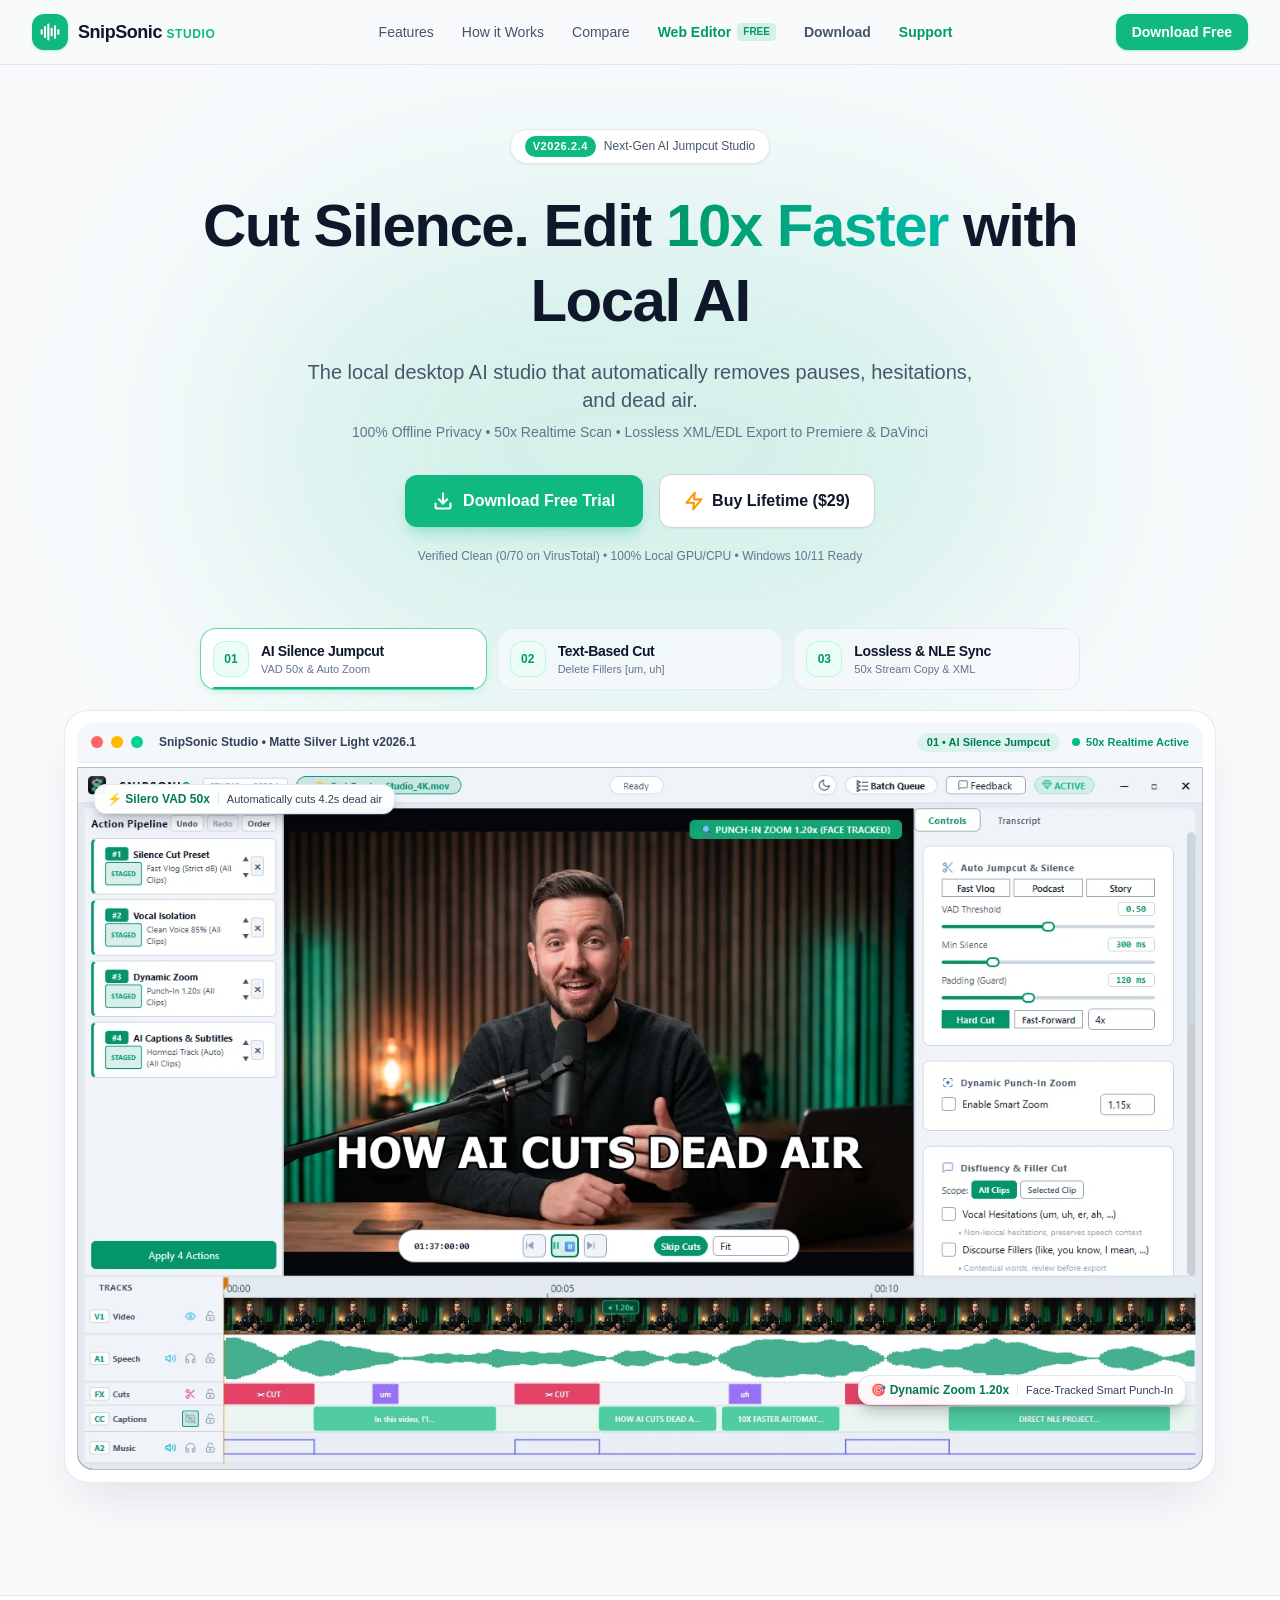
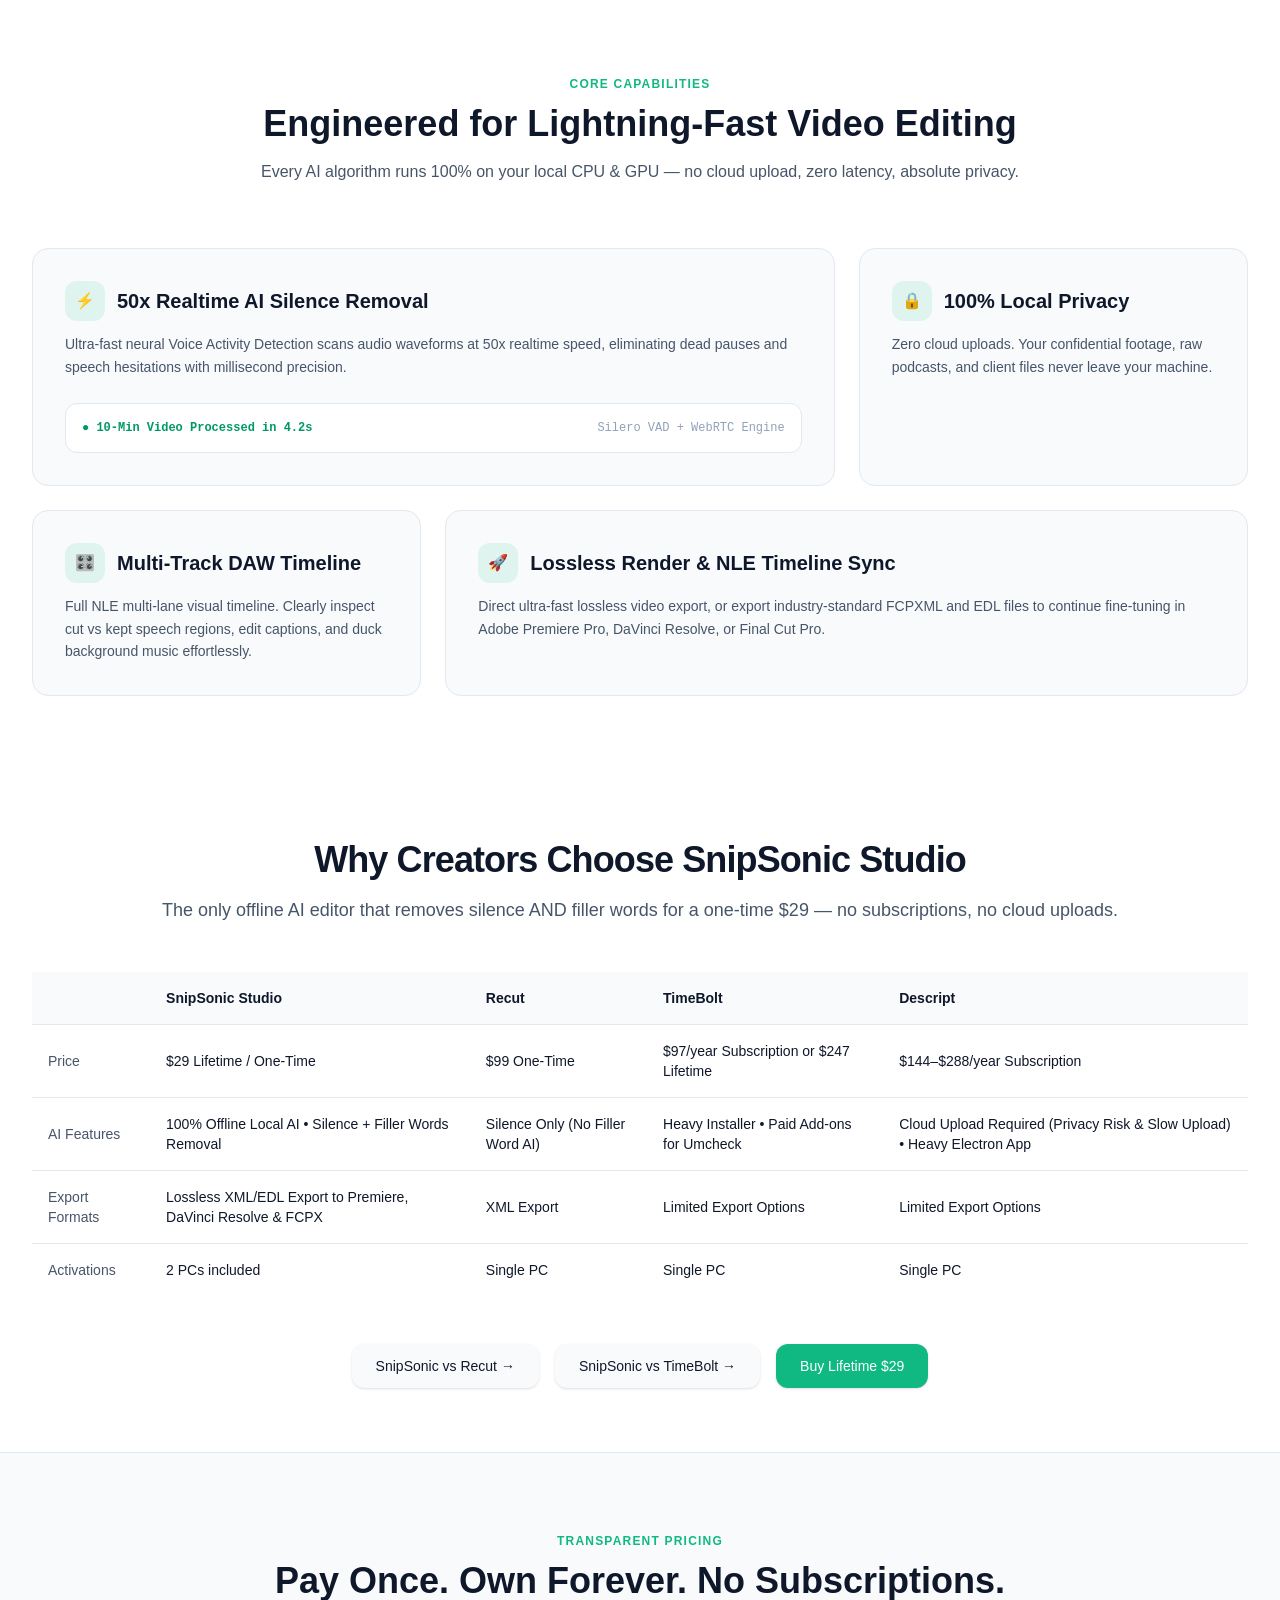
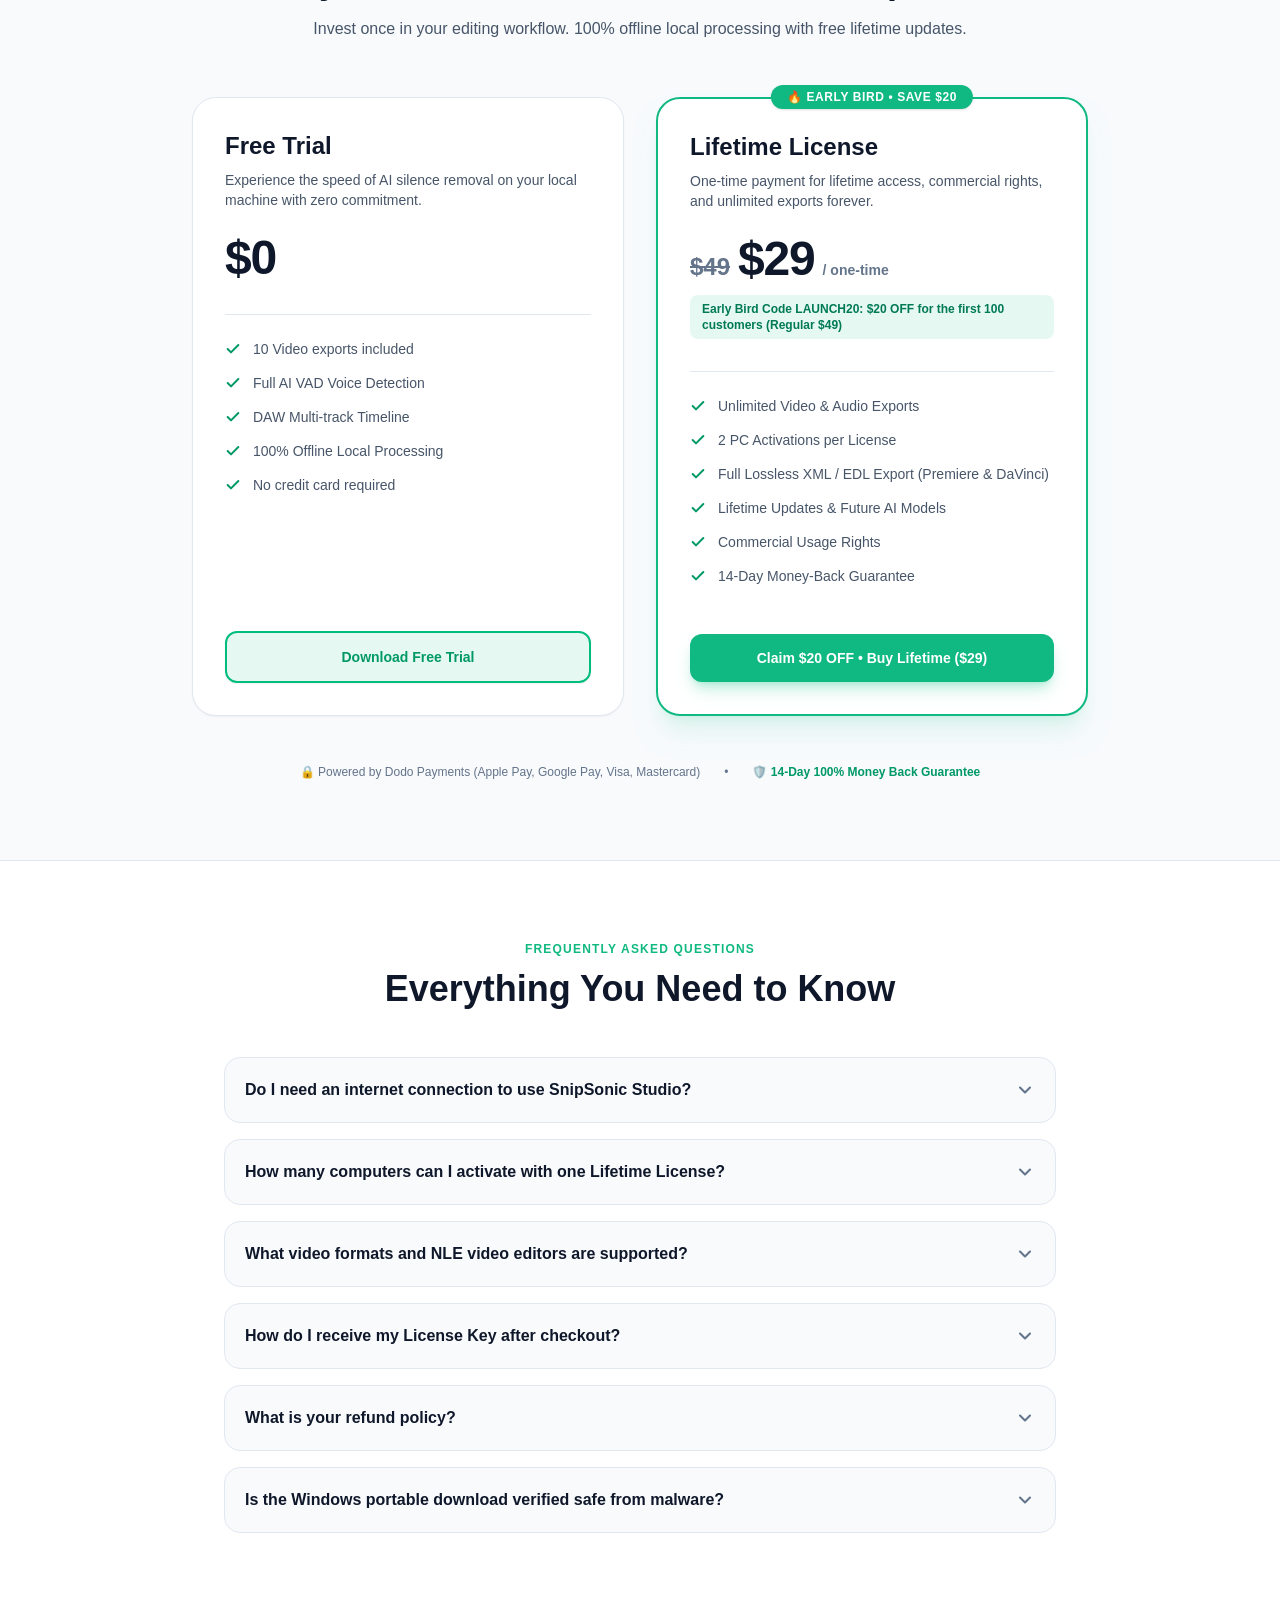
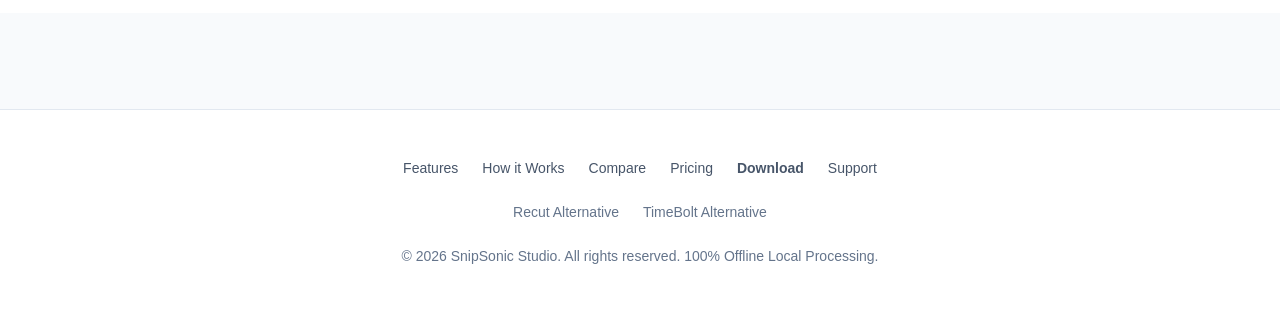
<file: index.html>
<!DOCTYPE html><html lang="en"> <head><meta charset="UTF-8"><meta name="viewport" content="width=device-width, initial-scale=1.0"><link rel="icon" type="image/svg+xml" href="/favicon.svg"><meta name="generator" content="Astro v5.18.2"><title>SnipSonic Studio • Cut Silence. Edit 10x Faster with AI</title><meta name="description" content="Next-Gen AI desktop jumpcut editor. 100% offline local processing, ultra-fast silence removal, and lossless export for creators."><link rel="canonical" href="http://localhost:4321/"><!-- OpenGraph Social Meta --><meta property="og:title" content="SnipSonic Studio • Cut Silence. Edit 10x Faster with AI"><meta property="og:description" content="Next-Gen AI desktop jumpcut editor. 100% offline local processing, ultra-fast silence removal, and lossless export for creators."><meta property="og:image" content="/assets/media/landing-preview.png"><meta property="og:type" content="website"><meta property="og:url" content="http://localhost:4321/"><!-- Twitter Cards --><meta name="twitter:card" content="summary_large_image"><meta name="twitter:title" content="SnipSonic Studio • Cut Silence. Edit 10x Faster with AI"><meta name="twitter:description" content="Next-Gen AI desktop jumpcut editor. 100% offline local processing, ultra-fast silence removal, and lossless export for creators."><meta name="twitter:image" content="/assets/media/landing-preview.png"><!-- Structured Data JSON-LD for Google & AI Engines --><script type="application/ld+json">{"@context":"https://schema.org","@graph":[{"@type":"BreadcrumbList","@id":"http://localhost:4321/#breadcrumb","itemListElement":[{"@type":"ListItem","position":1,"name":"SnipSonic Studio","item":"https://snipsonic-studio.github.io/"},{"@type":"ListItem","position":2,"name":"SnipSonic Studio","item":"http://localhost:4321/"}]},{"@type":"SoftwareApplication","name":"SnipSonic Studio","applicationCategory":"MultimediaApplication","operatingSystem":"Web, Windows 10, Windows 11","description":"Next-Gen AI desktop jumpcut editor. 100% offline local processing, ultra-fast silence removal, and lossless export for creators.","offers":[{"@type":"Offer","name":"SnipSonic Web Lite","price":"0","priceCurrency":"USD","availability":"https://schema.org/InStock"},{"@type":"Offer","name":"SnipSonic Studio Desktop Lifetime","price":"29","priceCurrency":"USD","availability":"https://schema.org/InStock"}]}]}</script><!-- Preload Real App Screenshot --><link rel="preload" as="image" href="/assets/media/real-app-frame.png"><link rel="stylesheet" href="/_astro/recut-alternative.Cf4Dp0k-.css"></head> <body class="min-h-screen bg-[var(--color-surface-base)] text-[var(--color-text-primary)] antialiased"> <!-- Header Navigation --> <header class="sticky top-0 z-50 w-full border-b border-[var(--color-border-subtle)] bg-[rgba(248,250,252,0.88)] backdrop-blur-md"> <div class="mx-auto flex h-16 max-w-7xl items-center justify-between px-4 sm:px-6 lg:px-8"> <!-- Logo --> <a href="/" class="flex items-center gap-2.5 transition hover:opacity-90"> <div class="flex h-9 w-9 items-center justify-center rounded-xl bg-[var(--color-accent-emerald)] shadow-sm shadow-emerald-500/20"> <svg class="h-5 w-5 text-white" viewBox="0 0 24 24" fill="none" stroke="currentColor" stroke-width="2.5" stroke-linecap="round" stroke-linejoin="round"> <path d="M2 10v4"></path> <path d="M6 6v12"></path> <path d="M10 3v18"></path> <path d="M14 8v8"></path> <path d="M18 5v14"></path> <path d="M22 10v4"></path> </svg> </div> <span class="text-lg font-bold tracking-tight text-[var(--color-text-primary)]">
SnipSonic <span class="text-xs font-semibold uppercase tracking-wider text-[var(--color-accent-emerald)]">Studio</span> </span> </a> <!-- Desktop Navigation Links --> <nav class="hidden md:flex items-center gap-7 text-sm font-medium text-[var(--color-text-secondary)]"> <a href="/#features" class="transition hover:text-[var(--color-text-primary)]">Features</a> <a href="/#how-it-works" class="transition hover:text-[var(--color-text-primary)]">How it Works</a> <a href="/#compare" class="transition hover:text-[var(--color-text-primary)]">Compare</a> <a href="/editor" class="flex items-center gap-1.5 text-emerald-600 font-bold transition hover:text-emerald-500"> <span>Web Editor</span> <span class="rounded bg-emerald-500/15 px-1.5 py-0.5 text-[10px] font-bold text-emerald-600">FREE</span> </a> <a href="/download" class="transition hover:text-emerald-600 font-semibold">Download</a> <a href="/support" class="transition hover:text-[var(--color-text-primary)] font-semibold text-emerald-600">Support</a> </nav> <!-- Right Side CTA --> <div class="flex items-center gap-3"> <!-- Download Free CTA --> <a href="/download" class="hidden sm:inline-flex items-center justify-center rounded-xl bg-[var(--color-accent-emerald)] px-4 py-2 text-sm font-semibold text-white shadow-sm shadow-emerald-500/25 transition hover:bg-[var(--color-accent-hover)] active:scale-98">
Download Free
</a> </div> </div> </header> <!-- Main Content --> <main>  <section class="relative overflow-hidden pt-12 pb-20 md:pt-16 md:pb-28"> <!-- Subtle Ambient Glow --> <div class="pointer-events-none absolute left-1/2 top-1/4 -translate-x-1/2 -translate-y-1/2 h-[450px] w-[800px] rounded-full bg-emerald-500/15 blur-[120px]"></div> <div class="relative mx-auto max-w-7xl px-4 text-center sm:px-6 lg:px-8"> <!-- Version Pill --> <div class="inline-flex items-center gap-2 rounded-full border border-[var(--color-border-subtle)] bg-[var(--color-surface-card)] px-3.5 py-1.5 shadow-xs transition hover:border-[var(--color-border-strong)]"> <span class="rounded-full bg-[var(--color-accent-emerald)] px-2 py-0.5 text-[11px] font-bold text-white uppercase tracking-wider"> v2026.2.4 </span> <span class="text-xs font-medium text-[var(--color-text-secondary)]"> Next-Gen AI Jumpcut Studio </span> </div> <!-- Main Headline --> <h1 class="mt-6 text-4xl font-extrabold tracking-tight text-[var(--color-text-primary)] sm:text-5xl md:text-6xl max-w-4xl mx-auto leading-tight sm:leading-tight"> Cut Silence. Edit  <span class="bg-gradient-to-r from-emerald-600 to-teal-500 bg-clip-text text-transparent"> 10x Faster </span>  with Local AI </h1> <!-- Subtitles --> <p class="mt-5 text-lg sm:text-xl text-[var(--color-text-secondary)] max-w-2xl mx-auto font-normal"> The local desktop AI studio that automatically removes pauses, hesitations, and dead air. </p> <p class="mt-2 text-sm text-[var(--color-text-muted)] max-w-xl mx-auto"> 100% Offline Privacy • 50x Realtime Scan • Lossless XML/EDL Export to Premiere &amp; DaVinci </p> <!-- Action CTA Buttons --> <div class="mt-8 flex flex-col sm:flex-row items-center justify-center gap-4"> <!-- Primary: Download Free Trial --> <a href="/download" class="w-full sm:w-auto inline-flex items-center justify-center gap-2.5 rounded-xl bg-[var(--color-accent-emerald)] px-7 py-3.5 text-base font-bold text-white shadow-lg shadow-emerald-500/25 transition hover:bg-[var(--color-accent-hover)] active:scale-98"> <svg class="h-5 w-5" viewBox="0 0 24 24" fill="none" stroke="currentColor" stroke-width="2.5" stroke-linecap="round" stroke-linejoin="round"> <path d="M21 15v4a2 2 0 0 1-2 2H5a2 2 0 0 1-2-2v-4"></path> <polyline points="7 10 12 15 17 10"></polyline> <line x1="12" y1="15" x2="12" y2="3"></line> </svg> Download Free Trial </a> <!-- Secondary: Buy Lifetime Pro / Pricing --> <a href="#pricing" class="w-full sm:w-auto inline-flex items-center justify-center gap-2 rounded-xl border border-[var(--color-border-strong)] bg-[var(--color-surface-card)] px-6 py-3.5 text-base font-bold text-[var(--color-text-primary)] shadow-xs transition hover:bg-[var(--color-surface-elevated)] hover:border-slate-400 active:scale-98"> <svg class="h-5 w-5 text-amber-500" viewBox="0 0 24 24" fill="none" stroke="currentColor" stroke-width="2.5" stroke-linecap="round" stroke-linejoin="round"> <polygon points="13 2 3 14 12 14 11 22 21 10 12 10 13 2"></polygon> </svg> Buy Lifetime ($29) </a> </div> <!-- Trust Badges Line --> <p class="mt-5 text-xs text-[var(--color-text-muted)] font-medium"> Verified Clean (0/70 on VirusTotal) • 100% Local GPU/CPU • Windows 10/11 Ready </p> <!-- Floating Real Studio App Window Showcase with Interactive Tabs --> <div id="hero-showcase-container" class="mt-12 sm:mt-16 relative mx-auto max-w-6xl"> <!-- Top Segmented Pill Command Bar --> <div class="mb-5 grid grid-cols-1 sm:grid-cols-3 gap-2.5 max-w-4xl mx-auto px-2"> <button type="button" class="showcase-tab-btn group relative flex items-center gap-3 rounded-2xl border p-3 text-left transition-all duration-200 cursor-pointer border-emerald-500/60 bg-white shadow-md shadow-emerald-500/10 active-tab" data-slide-index="0"> <span class="flex h-9 w-9 shrink-0 items-center justify-center rounded-xl bg-emerald-50 text-xs font-black text-emerald-600 border border-emerald-200/60 transition group-hover:scale-105"> 01 </span> <div class="min-w-0 flex-1"> <p class="text-xs sm:text-sm font-bold text-slate-900 truncate tracking-tight"> AI Silence Jumpcut </p> <p class="text-[11px] font-medium text-slate-500 truncate"> VAD 50x &amp; Auto Zoom </p> </div> <!-- Progress Bar Indicator for active slide --> <div class="progress-bar-track absolute bottom-0 left-3 right-3 h-[2.5px] overflow-hidden rounded-full bg-transparent"> <div class="progress-bar-fill h-full bg-emerald-500 transition-all w-full"></div> </div> </button><button type="button" class="showcase-tab-btn group relative flex items-center gap-3 rounded-2xl border p-3 text-left transition-all duration-200 cursor-pointer border-slate-200/80 bg-slate-50/70 hover:bg-white hover:border-slate-300" data-slide-index="1"> <span class="flex h-9 w-9 shrink-0 items-center justify-center rounded-xl bg-emerald-50 text-xs font-black text-emerald-600 border border-emerald-200/60 transition group-hover:scale-105"> 02 </span> <div class="min-w-0 flex-1"> <p class="text-xs sm:text-sm font-bold text-slate-900 truncate tracking-tight"> Text-Based Cut </p> <p class="text-[11px] font-medium text-slate-500 truncate"> Delete Fillers [um, uh] </p> </div> <!-- Progress Bar Indicator for active slide --> <div class="progress-bar-track absolute bottom-0 left-3 right-3 h-[2.5px] overflow-hidden rounded-full bg-transparent"> <div class="progress-bar-fill h-full bg-emerald-500 transition-all w-0"></div> </div> </button><button type="button" class="showcase-tab-btn group relative flex items-center gap-3 rounded-2xl border p-3 text-left transition-all duration-200 cursor-pointer border-slate-200/80 bg-slate-50/70 hover:bg-white hover:border-slate-300" data-slide-index="2"> <span class="flex h-9 w-9 shrink-0 items-center justify-center rounded-xl bg-emerald-50 text-xs font-black text-emerald-600 border border-emerald-200/60 transition group-hover:scale-105"> 03 </span> <div class="min-w-0 flex-1"> <p class="text-xs sm:text-sm font-bold text-slate-900 truncate tracking-tight"> Lossless &amp; NLE Sync </p> <p class="text-[11px] font-medium text-slate-500 truncate"> 50x Stream Copy &amp; XML </p> </div> <!-- Progress Bar Indicator for active slide --> <div class="progress-bar-track absolute bottom-0 left-3 right-3 h-[2.5px] overflow-hidden rounded-full bg-transparent"> <div class="progress-bar-fill h-full bg-emerald-500 transition-all w-0"></div> </div> </button> </div> <!-- App Window Mockup Frame with Floating Callouts --> <div class="group relative rounded-3xl border border-slate-200/90 bg-white p-2 sm:p-3 shadow-2xl shadow-slate-900/10"> <!-- Window Chrome / Titlebar --> <div class="flex items-center justify-between border-b border-slate-200/80 px-3.5 py-2.5 bg-slate-100/70 rounded-t-2xl mb-1 text-xs text-slate-500"> <div class="flex items-center gap-2"> <span class="h-3 w-3 rounded-full bg-red-400 inline-block shadow-xs"></span> <span class="h-3 w-3 rounded-full bg-amber-400 inline-block shadow-xs"></span> <span class="h-3 w-3 rounded-full bg-emerald-400 inline-block shadow-xs"></span> <span class="ml-2 font-semibold text-slate-700">SnipSonic Studio • Matte Silver Light v2026.1</span> </div> <div class="flex items-center gap-3"> <span id="current-slide-badge" class="hidden sm:inline-block px-2.5 py-0.5 rounded-full bg-emerald-500/10 text-emerald-700 font-semibold text-[11px]">
01 • AI Silence Jumpcut
</span> <span class="text-[11px] font-bold text-emerald-600 flex items-center gap-1.5"> <span class="h-2 w-2 rounded-full bg-emerald-500 animate-pulse"></span>
50x Realtime Active
</span> </div> </div> <!-- Stack of 3 App Window Screenshots --> <div class="relative overflow-hidden rounded-b-2xl border border-slate-200/80 bg-slate-900 aspect-[1360/850]"> <img src="/assets/media/hero-slide-1-vad.webp" alt="SnipSonic Studio - AI Silence Jumpcut &#38; Audio Controls" class="showcase-slide-img absolute inset-0 h-full w-full object-cover transition-all duration-300 ease-out opacity-100 scale-100 z-10" data-slide-index="0" loading="eager" decoding="sync"><img src="/assets/media/hero-slide-2-transcript.webp" alt="SnipSonic Studio - Text-Based Video Editing with Whisper Transcript" class="showcase-slide-img absolute inset-0 h-full w-full object-cover transition-all duration-300 ease-out opacity-0 scale-[0.99] pointer-events-none z-0" data-slide-index="1" loading="lazy" decoding="async"><img src="/assets/media/hero-slide-3-export.webp" alt="SnipSonic Studio - Lossless Render &#38; Premiere XML Export" class="showcase-slide-img absolute inset-0 h-full w-full object-cover transition-all duration-300 ease-out opacity-0 scale-[0.99] pointer-events-none z-0" data-slide-index="2" loading="lazy" decoding="async"> <!-- Dynamic Floating Callouts (Overlaid on the app window) --> <div id="callout-top-pill" class="absolute top-4 left-4 z-20 hidden sm:flex items-center gap-2 rounded-xl bg-white/95 px-3 py-1.5 shadow-lg shadow-slate-950/20 backdrop-blur-md border border-slate-200 transition-all duration-300"> <span class="font-bold text-xs text-emerald-700">⚡ Silero VAD 50x</span> <span class="h-3 w-px bg-slate-200"></span> <span class="text-[11px] font-medium text-slate-700">Automatically cuts 4.2s dead air</span> </div> <div id="callout-bottom-pill" class="absolute bottom-16 right-4 z-20 hidden md:flex items-center gap-2 rounded-xl bg-white/95 px-3 py-1.5 shadow-lg shadow-slate-950/20 backdrop-blur-md border border-slate-200 transition-all duration-300"> <span class="font-bold text-xs text-emerald-700">🎯 Dynamic Zoom 1.20x</span> <span class="h-3 w-px bg-slate-200"></span> <span class="text-[11px] font-medium text-slate-700">Face-Tracked Smart Punch-In</span> </div> </div> </div> </div> <script>(function(){const slides = [{"id":0,"tabNum":"01","tabTitle":"AI Silence Jumpcut","tabDesc":"VAD 50x & Auto Zoom","imgSrc":"/assets/media/hero-slide-1-vad.webp","alt":"SnipSonic Studio - AI Silence Jumpcut & Audio Controls","calloutTop":{"badge":"⚡ Silero VAD 50x","text":"Automatically cuts 4.2s dead air"},"calloutBottom":{"badge":"🎯 Dynamic Zoom 1.20x","text":"Face-Tracked Smart Punch-In"}},{"id":1,"tabNum":"02","tabTitle":"Text-Based Cut","tabDesc":"Delete Fillers [um, uh]","imgSrc":"/assets/media/hero-slide-2-transcript.webp","alt":"SnipSonic Studio - Text-Based Video Editing with Whisper Transcript","calloutTop":{"badge":"✂️ Text-Based Editing","text":"Cut hesitation words like editing text"},"calloutBottom":{"badge":"⏱️ Timeline Sync","text":"Real-time sync between text & video"}},{"id":2,"tabNum":"03","tabTitle":"Lossless & NLE Sync","tabDesc":"50x Stream Copy & XML","imgSrc":"/assets/media/hero-slide-3-export.webp","alt":"SnipSonic Studio - Lossless Render & Premiere XML Export","calloutTop":{"badge":"🚀 Lossless Stream Copy","text":"4K 60fps zero re-encoding (50x speed)"},"calloutBottom":{"badge":"🎬 NLE Project Handoff","text":"Export Premiere XML & DaVinci FCPXML"}}];

  (function () {
    const container = document.getElementById("hero-showcase-container");
    if (!container) return;

    const tabBtns = container.querySelectorAll(".showcase-tab-btn");
    const slideImgs = container.querySelectorAll(".showcase-slide-img");
    const badge = document.getElementById("current-slide-badge");
    const topPill = document.getElementById("callout-top-pill");
    const botPill = document.getElementById("callout-bottom-pill");

    let currentIndex = 0;
    let timer = null;
    let isPaused = false;
    const DURATION = 6000;

    function activateSlide(index) {
      currentIndex = index;
      const s = slides[index];

      // Update tabs
      tabBtns.forEach((btn, idx) => {
        const fill = btn.querySelector(".progress-bar-fill");
        if (idx === index) {
          btn.classList.add("border-emerald-500/60", "bg-white", "shadow-md", "shadow-emerald-500/10", "active-tab");
          btn.classList.remove("border-slate-200/80", "bg-slate-50/70");
          if (fill) fill.classList.replace("w-0", "w-full");
        } else {
          btn.classList.remove("border-emerald-500/60", "bg-white", "shadow-md", "shadow-emerald-500/10", "active-tab");
          btn.classList.add("border-slate-200/80", "bg-slate-50/70");
          if (fill) fill.classList.replace("w-full", "w-0");
        }
      });

      // Update images
      slideImgs.forEach((img, idx) => {
        if (idx === index) {
          img.classList.remove("opacity-0", "scale-[0.99]", "pointer-events-none", "z-0");
          img.classList.add("opacity-100", "scale-100", "z-10");
        } else {
          img.classList.remove("opacity-100", "scale-100", "z-10");
          img.classList.add("opacity-0", "scale-[0.99]", "pointer-events-none", "z-0");
        }
      });

      // Update titlebar badge
      if (badge) {
        badge.textContent = `${s.tabNum} • ${s.tabTitle}`;
      }

      // Update callouts
      if (topPill && s.calloutTop) {
        topPill.innerHTML = `
          <span class="font-bold text-xs text-emerald-700">${s.calloutTop.badge}</span>
          <span class="h-3 w-px bg-slate-200"></span>
          <span class="text-[11px] font-medium text-slate-700">${s.calloutTop.text}</span>
        `;
      }
      if (botPill && s.calloutBottom) {
        botPill.innerHTML = `
          <span class="font-bold text-xs text-emerald-700">${s.calloutBottom.badge}</span>
          <span class="h-3 w-px bg-slate-200"></span>
          <span class="text-[11px] font-medium text-slate-700">${s.calloutBottom.text}</span>
        `;
      }
    }

    function nextSlide() {
      if (!isPaused) {
        const next = (currentIndex + 1) % slides.length;
        activateSlide(next);
      }
    }

    function startTimer() {
      clearInterval(timer);
      timer = setInterval(nextSlide, DURATION);
    }

    // Tab button click
    tabBtns.forEach((btn) => {
      btn.addEventListener("click", () => {
        const idx = parseInt(btn.getAttribute("data-slide-index") || "0", 10);
        activateSlide(idx);
        startTimer();
      });
    });

    // Pause on hover
    container.addEventListener("mouseenter", () => { isPaused = true; });
    container.addEventListener("mouseleave", () => { isPaused = false; });

    // Keyboard navigation (ArrowLeft / ArrowRight)
    window.addEventListener("keydown", (e) => {
      if (e.key === "ArrowRight") {
        activateSlide((currentIndex + 1) % slides.length);
        startTimer();
      } else if (e.key === "ArrowLeft") {
        activateSlide((currentIndex - 1 + slides.length) % slides.length);
        startTimer();
      }
    });

    // Start auto loop
    startTimer();
  })();
})();</script> </div> </section> <section id="features" class="py-20 border-t border-[var(--color-border-subtle)] bg-[var(--color-surface-card)]"> <div class="mx-auto max-w-7xl px-4 sm:px-6 lg:px-8"> <div class="text-center max-w-3xl mx-auto"> <h2 class="text-xs font-bold tracking-widest text-[var(--color-accent-emerald)] uppercase"> CORE CAPABILITIES </h2> <p class="mt-3 text-3xl sm:text-4xl font-extrabold text-[var(--color-text-primary)]"> Engineered for Lightning-Fast Video Editing </p> <p class="mt-4 text-base text-[var(--color-text-secondary)]"> Every AI algorithm runs 100% on your local CPU &amp; GPU — no cloud upload, zero latency, absolute privacy. </p> </div> <!-- Bento Grid Layout --> <div class="mt-16 grid grid-cols-1 md:grid-cols-3 gap-6"> <!-- Bento Item 1: VAD Silence Cutting (Span 2) --> <div class="md:col-span-2 rounded-2xl border border-[var(--color-border-subtle)] bg-[var(--color-surface-base)] p-8 transition hover:border-[var(--color-border-strong)]"> <div class="flex items-center gap-3"> <div class="flex h-10 w-10 items-center justify-center rounded-xl bg-emerald-500/10 text-emerald-600 font-bold">
⚡
</div> <h3 class="text-xl font-bold text-[var(--color-text-primary)]"> 50x Realtime AI Silence Removal </h3> </div> <p class="mt-3 text-sm text-[var(--color-text-secondary)] leading-relaxed"> Ultra-fast neural Voice Activity Detection scans audio waveforms at 50x realtime speed, eliminating dead pauses and speech hesitations with millisecond precision. </p> <div class="mt-6 rounded-xl border border-[var(--color-border-subtle)] bg-white p-4 font-mono text-xs text-[var(--color-text-secondary)] flex items-center justify-between"> <span class="text-emerald-600 font-semibold">● 10-Min Video Processed in 4.2s</span> <span class="text-slate-400">Silero VAD + WebRTC Engine</span> </div> </div> <!-- Bento Item 2: 100% Offline Privacy (Span 1) --> <div class="rounded-2xl border border-[var(--color-border-subtle)] bg-[var(--color-surface-base)] p-8 transition hover:border-[var(--color-border-strong)]"> <div class="flex items-center gap-3"> <div class="flex h-10 w-10 items-center justify-center rounded-xl bg-emerald-500/10 text-emerald-600 font-bold">
🔒
</div> <h3 class="text-xl font-bold text-[var(--color-text-primary)]"> 100% Local Privacy </h3> </div> <p class="mt-3 text-sm text-[var(--color-text-secondary)] leading-relaxed"> Zero cloud uploads. Your confidential footage, raw podcasts, and client files never leave your machine. </p> </div> <!-- Bento Item 3: Multi-Track DAW Timeline (Span 1) --> <div class="rounded-2xl border border-[var(--color-border-subtle)] bg-[var(--color-surface-base)] p-8 transition hover:border-[var(--color-border-strong)]"> <div class="flex items-center gap-3"> <div class="flex h-10 w-10 items-center justify-center rounded-xl bg-emerald-500/10 text-emerald-600 font-bold">
🎛️
</div> <h3 class="text-xl font-bold text-[var(--color-text-primary)]"> Multi-Track DAW Timeline </h3> </div> <p class="mt-3 text-sm text-[var(--color-text-secondary)] leading-relaxed"> Full NLE multi-lane visual timeline. Clearly inspect cut vs kept speech regions, edit captions, and duck background music effortlessly. </p> </div> <!-- Bento Item 4: Lossless XML/EDL Export (Span 2) --> <div class="md:col-span-2 rounded-2xl border border-[var(--color-border-subtle)] bg-[var(--color-surface-base)] p-8 transition hover:border-[var(--color-border-strong)]"> <div class="flex items-center gap-3"> <div class="flex h-10 w-10 items-center justify-center rounded-xl bg-emerald-500/10 text-emerald-600 font-bold">
🚀
</div> <h3 class="text-xl font-bold text-[var(--color-text-primary)]"> Lossless Render &amp; NLE Timeline Sync </h3> </div> <p class="mt-3 text-sm text-[var(--color-text-secondary)] leading-relaxed"> Direct ultra-fast lossless video export, or export industry-standard FCPXML and EDL files to continue fine-tuning in Adobe Premiere Pro, DaVinci Resolve, or Final Cut Pro. </p> </div> </div> </div> </section> <section id="compare" class="py-16 bg-[var(--color-surface-card)]"> <div class="mx-auto max-w-7xl px-4 sm:px-6 lg:px-8"> <div class="text-center mb-12"> <h2 class="text-3xl font-bold tracking-tight text-[var(--color-text-primary)] sm:text-4xl"> Why Creators Choose SnipSonic Studio </h2> <p class="mt-4 text-lg text-[var(--color-text-secondary)]"> The only offline AI editor that removes silence AND filler words for a one-time $29 — no subscriptions, no cloud uploads. </p> </div> <div class="overflow-x-auto"> <table class="w-full border-collapse"> <thead> <tr class="bg-[var(--color-surface-base)]"> <th class="p-4 text-left text-sm font-semibold text-[var(--color-text-secondary)]"></th> <th class="p-4 text-left text-sm font-semibold text-[var(--color-text-primary)]">SnipSonic Studio</th> <th class="p-4 text-left text-sm font-semibold text-[var(--color-text-primary)]">Recut</th> <th class="p-4 text-left text-sm font-semibold text-[var(--color-text-primary)]">TimeBolt</th> <th class="p-4 text-left text-sm font-semibold text-[var(--color-text-primary)]">Descript</th> </tr> </thead> <tbody> <tr class="border-t border-[var(--color-border-subtle)]"> <td class="p-4 text-sm font-medium text-[var(--color-text-secondary)]">Price</td> <td class="p-4 text-sm text-[var(--color-text-primary)]">$29 Lifetime / One-Time</td> <td class="p-4 text-sm text-[var(--color-text-primary)]">$99 One-Time</td> <td class="p-4 text-sm text-[var(--color-text-primary)]">$97/year Subscription or $247 Lifetime</td> <td class="p-4 text-sm text-[var(--color-text-primary)]">$144–$288/year Subscription</td> </tr> <tr class="border-t border-[var(--color-border-subtle)]"> <td class="p-4 text-sm font-medium text-[var(--color-text-secondary)]">AI Features</td> <td class="p-4 text-sm text-[var(--color-text-primary)]">100% Offline Local AI • Silence + Filler Words Removal</td> <td class="p-4 text-sm text-[var(--color-text-primary)]">Silence Only (No Filler Word AI)</td> <td class="p-4 text-sm text-[var(--color-text-primary)]">Heavy Installer • Paid Add-ons for Umcheck</td> <td class="p-4 text-sm text-[var(--color-text-primary)]">Cloud Upload Required (Privacy Risk & Slow Upload) • Heavy Electron App</td> </tr> <tr class="border-t border-[var(--color-border-subtle)]"> <td class="p-4 text-sm font-medium text-[var(--color-text-secondary)]">Export Formats</td> <td class="p-4 text-sm text-[var(--color-text-primary)]">Lossless XML/EDL Export to Premiere, DaVinci Resolve & FCPX</td> <td class="p-4 text-sm text-[var(--color-text-primary)]">XML Export</td> <td class="p-4 text-sm text-[var(--color-text-primary)]">Limited Export Options</td> <td class="p-4 text-sm text-[var(--color-text-primary)]">Limited Export Options</td> </tr> <tr class="border-t border-[var(--color-border-subtle)]"> <td class="p-4 text-sm font-medium text-[var(--color-text-secondary)]">Activations</td> <td class="p-4 text-sm text-[var(--color-text-primary)]">2 PCs included</td> <td class="p-4 text-sm text-[var(--color-text-primary)]">Single PC</td> <td class="p-4 text-sm text-[var(--color-text-primary)]">Single PC</td> <td class="p-4 text-sm text-[var(--color-text-primary)]">Single PC</td> </tr> </tbody> </table> </div> <div class="mt-12 flex flex-col sm:flex-row justify-center gap-4"> <a href="/compare/recut-alternative" class="inline-flex items-center justify-center rounded-xl bg-[var(--color-surface-base)] px-6 py-3 text-sm font-medium text-[var(--color-text-primary)] shadow-sm transition hover:bg-[var(--color-surface-hover)]"> SnipSonic vs Recut → </a> <a href="/compare/timebolt-alternative" class="inline-flex items-center justify-center rounded-xl bg-[var(--color-surface-base)] px-6 py-3 text-sm font-medium text-[var(--color-text-primary)] shadow-sm transition hover:bg-[var(--color-surface-hover)]"> SnipSonic vs TimeBolt → </a> <a href="https://checkout.dodopayments.com/buy/pdt_0NrELb9Xh9IORABrGGF7P?quantity=1&discount=LAUNCH20" class="dodopayments-button inline-flex items-center justify-center rounded-xl bg-[var(--color-accent-emerald)] px-6 py-3 text-sm font-medium text-white shadow-sm transition hover:bg-[var(--color-accent-hover)]"> Buy Lifetime $29 </a> </div> </div> </section> <section id="pricing" class="py-20 border-t border-[var(--color-border-subtle)] bg-[var(--color-surface-base)]"> <div class="mx-auto max-w-7xl px-4 sm:px-6 lg:px-8"> <div class="text-center max-w-3xl mx-auto"> <h2 class="text-xs font-bold tracking-widest text-[var(--color-accent-emerald)] uppercase">
TRANSPARENT PRICING
</h2> <p class="mt-3 text-3xl sm:text-4xl font-extrabold text-[var(--color-text-primary)]">
Pay Once. Own Forever. No Subscriptions.
</p> <p class="mt-4 text-base text-[var(--color-text-secondary)]">
Invest once in your editing workflow. 100% offline local processing with free lifetime updates.
</p> </div> <!-- Pricing Cards Grid --> <div class="mt-14 grid grid-cols-1 md:grid-cols-2 gap-8 max-w-4xl mx-auto items-stretch"> <div class="relative rounded-3xl p-8 flex flex-col justify-between transition-all duration-300 border border-[var(--color-border-subtle)] bg-[var(--color-surface-card)] shadow-xs hover:border-[var(--color-border-strong)]">  <div> <!-- Tier Header --> <div class="flex items-center justify-between"> <h3 class="text-2xl font-bold text-[var(--color-text-primary)]">Free Trial</h3> </div> <p class="mt-2 text-sm text-[var(--color-text-secondary)]">Experience the speed of AI silence removal on your local machine with zero commitment.</p> <!-- Price --> <div class="mt-6 flex items-baseline gap-2">  <span class="text-5xl font-extrabold tracking-tight text-[var(--color-text-primary)]">
$0 </span> <span class="text-sm font-semibold text-[var(--color-text-muted)]">  </span> </div>  <!-- Features List --> <ul class="mt-8 space-y-3.5 border-t border-[var(--color-border-subtle)] pt-6 text-sm text-[var(--color-text-secondary)]"> <li class="flex items-center gap-3"> <svg class="h-4 w-4 shrink-0 text-emerald-600" viewBox="0 0 24 24" fill="none" stroke="currentColor" stroke-width="3" stroke-linecap="round" stroke-linejoin="round"> <polyline points="20 6 9 17 4 12"></polyline> </svg> <span>10 Video exports included</span> </li><li class="flex items-center gap-3"> <svg class="h-4 w-4 shrink-0 text-emerald-600" viewBox="0 0 24 24" fill="none" stroke="currentColor" stroke-width="3" stroke-linecap="round" stroke-linejoin="round"> <polyline points="20 6 9 17 4 12"></polyline> </svg> <span>Full AI VAD Voice Detection</span> </li><li class="flex items-center gap-3"> <svg class="h-4 w-4 shrink-0 text-emerald-600" viewBox="0 0 24 24" fill="none" stroke="currentColor" stroke-width="3" stroke-linecap="round" stroke-linejoin="round"> <polyline points="20 6 9 17 4 12"></polyline> </svg> <span>DAW Multi-track Timeline</span> </li><li class="flex items-center gap-3"> <svg class="h-4 w-4 shrink-0 text-emerald-600" viewBox="0 0 24 24" fill="none" stroke="currentColor" stroke-width="3" stroke-linecap="round" stroke-linejoin="round"> <polyline points="20 6 9 17 4 12"></polyline> </svg> <span>100% Offline Local Processing</span> </li><li class="flex items-center gap-3"> <svg class="h-4 w-4 shrink-0 text-emerald-600" viewBox="0 0 24 24" fill="none" stroke="currentColor" stroke-width="3" stroke-linecap="round" stroke-linejoin="round"> <polyline points="20 6 9 17 4 12"></polyline> </svg> <span>No credit card required</span> </li> </ul> </div> <!-- CTA Button --> <div class="mt-8 pt-4"> <a href="/download" class="w-full inline-flex items-center justify-center rounded-xl border-2 border-emerald-500 bg-emerald-500/10 py-3.5 text-sm font-bold text-emerald-600 shadow-xs transition hover:bg-emerald-500 hover:text-white"> Download Free Trial </a> </div> </div><div class="relative rounded-3xl p-8 flex flex-col justify-between transition-all duration-300 border-2 border-[var(--color-accent-emerald)] bg-[var(--color-surface-card)] shadow-xl shadow-emerald-500/10"> <div class="absolute -top-3.5 left-1/2 -translate-x-1/2 rounded-full bg-[var(--color-accent-emerald)] px-4 py-1 text-xs font-bold uppercase tracking-wider text-white shadow-sm"> 🔥 Early Bird • Save $20 </div> <div> <!-- Tier Header --> <div class="flex items-center justify-between"> <h3 class="text-2xl font-bold text-[var(--color-text-primary)]">Lifetime License</h3> </div> <p class="mt-2 text-sm text-[var(--color-text-secondary)]">One-time payment for lifetime access, commercial rights, and unlimited exports forever.</p> <!-- Price --> <div class="mt-6 flex items-baseline gap-2"> <span class="text-2xl font-bold text-[var(--color-text-muted)] line-through">
$49 </span> <span class="text-5xl font-extrabold tracking-tight text-[var(--color-text-primary)]">
$29 </span> <span class="text-sm font-semibold text-[var(--color-text-muted)]">  / one-time </span> </div> <div class="mt-3 inline-flex items-center gap-1.5 rounded-lg bg-emerald-500/10 px-3 py-1.5 text-xs font-semibold text-emerald-700"> <span>Early Bird Code LAUNCH20: $20 OFF for the first 100 customers (Regular $49)</span> </div> <!-- Features List --> <ul class="mt-8 space-y-3.5 border-t border-[var(--color-border-subtle)] pt-6 text-sm text-[var(--color-text-secondary)]"> <li class="flex items-center gap-3"> <svg class="h-4 w-4 shrink-0 text-emerald-600" viewBox="0 0 24 24" fill="none" stroke="currentColor" stroke-width="3" stroke-linecap="round" stroke-linejoin="round"> <polyline points="20 6 9 17 4 12"></polyline> </svg> <span>Unlimited Video &amp; Audio Exports</span> </li><li class="flex items-center gap-3"> <svg class="h-4 w-4 shrink-0 text-emerald-600" viewBox="0 0 24 24" fill="none" stroke="currentColor" stroke-width="3" stroke-linecap="round" stroke-linejoin="round"> <polyline points="20 6 9 17 4 12"></polyline> </svg> <span>2 PC Activations per License</span> </li><li class="flex items-center gap-3"> <svg class="h-4 w-4 shrink-0 text-emerald-600" viewBox="0 0 24 24" fill="none" stroke="currentColor" stroke-width="3" stroke-linecap="round" stroke-linejoin="round"> <polyline points="20 6 9 17 4 12"></polyline> </svg> <span>Full Lossless XML / EDL Export (Premiere &amp; DaVinci)</span> </li><li class="flex items-center gap-3"> <svg class="h-4 w-4 shrink-0 text-emerald-600" viewBox="0 0 24 24" fill="none" stroke="currentColor" stroke-width="3" stroke-linecap="round" stroke-linejoin="round"> <polyline points="20 6 9 17 4 12"></polyline> </svg> <span>Lifetime Updates &amp; Future AI Models</span> </li><li class="flex items-center gap-3"> <svg class="h-4 w-4 shrink-0 text-emerald-600" viewBox="0 0 24 24" fill="none" stroke="currentColor" stroke-width="3" stroke-linecap="round" stroke-linejoin="round"> <polyline points="20 6 9 17 4 12"></polyline> </svg> <span>Commercial Usage Rights</span> </li><li class="flex items-center gap-3"> <svg class="h-4 w-4 shrink-0 text-emerald-600" viewBox="0 0 24 24" fill="none" stroke="currentColor" stroke-width="3" stroke-linecap="round" stroke-linejoin="round"> <polyline points="20 6 9 17 4 12"></polyline> </svg> <span>14-Day Money-Back Guarantee</span> </li> </ul> </div> <!-- CTA Button --> <div class="mt-8 pt-4"> <a href="https://checkout.dodopayments.com/buy/pdt_0NrELb9Xh9IORABrGGF7P?quantity=1&discount=LAUNCH20" class="dodopayments-button w-full inline-flex items-center justify-center rounded-xl bg-[var(--color-accent-emerald)] py-3.5 text-sm font-bold text-white shadow-lg shadow-emerald-500/25 transition hover:bg-[var(--color-accent-hover)] active:scale-98"> Claim $20 OFF • Buy Lifetime ($29) </a> </div> </div> </div> <!-- Trust Badges Under Pricing --> <div class="mt-12 text-center text-xs text-[var(--color-text-muted)] flex items-center justify-center gap-6"> <span class="flex items-center gap-1.5">
🔒 Powered by Dodo Payments (Apple Pay, Google Pay, Visa, Mastercard)
</span> <span>•</span> <span class="flex items-center gap-1.5 font-semibold text-emerald-600">
🛡️ 14-Day 100% Money Back Guarantee
</span> </div> </div> </section> <section id="faq" class="py-20 border-t border-[var(--color-border-subtle)] bg-[var(--color-surface-card)]"> <div class="mx-auto max-w-4xl px-4 sm:px-6 lg:px-8"> <div class="text-center"> <h2 class="text-xs font-bold tracking-widest text-[var(--color-accent-emerald)] uppercase"> FREQUENTLY ASKED QUESTIONS </h2> <p class="mt-3 text-3xl sm:text-4xl font-extrabold text-[var(--color-text-primary)]"> Everything You Need to Know </p> </div> <!-- Zero-JS HTML5 Accordion List --> <div class="mt-12 space-y-4"> <details class="group rounded-2xl border border-[var(--color-border-subtle)] bg-[var(--color-surface-base)] p-5 transition duration-200 hover:border-[var(--color-border-strong)] [&_svg]:open:rotate-180"> <summary class="flex cursor-pointer list-none items-center justify-between text-base font-bold text-[var(--color-text-primary)] select-none"> <span>Do I need an internet connection to use SnipSonic Studio?</span> <svg class="h-5 w-5 shrink-0 text-[var(--color-text-muted)] transition duration-200" viewBox="0 0 24 24" fill="none" stroke="currentColor" stroke-width="2.5" stroke-linecap="round" stroke-linejoin="round"> <polyline points="6 9 12 15 18 9"></polyline> </svg> </summary> <p class="mt-3.5 text-sm text-[var(--color-text-secondary)] leading-relaxed border-t border-[var(--color-border-subtle)] pt-3.5"> NO. All neural Voice Activity Detection and editing algorithms execute 100% locally on your machine&#39;s CPU and GPU. Your footage and confidential media never touch any external cloud server. </p> </details><details class="group rounded-2xl border border-[var(--color-border-subtle)] bg-[var(--color-surface-base)] p-5 transition duration-200 hover:border-[var(--color-border-strong)] [&_svg]:open:rotate-180"> <summary class="flex cursor-pointer list-none items-center justify-between text-base font-bold text-[var(--color-text-primary)] select-none"> <span>How many computers can I activate with one Lifetime License?</span> <svg class="h-5 w-5 shrink-0 text-[var(--color-text-muted)] transition duration-200" viewBox="0 0 24 24" fill="none" stroke="currentColor" stroke-width="2.5" stroke-linecap="round" stroke-linejoin="round"> <polyline points="6 9 12 15 18 9"></polyline> </svg> </summary> <p class="mt-3.5 text-sm text-[var(--color-text-secondary)] leading-relaxed border-t border-[var(--color-border-subtle)] pt-3.5"> Each license key permits simultaneous activation on 2 Windows PCs (e.g., your studio desktop and your on-the-go laptop). You can easily deactivate and migrate your license to a new PC anytime. </p> </details><details class="group rounded-2xl border border-[var(--color-border-subtle)] bg-[var(--color-surface-base)] p-5 transition duration-200 hover:border-[var(--color-border-strong)] [&_svg]:open:rotate-180"> <summary class="flex cursor-pointer list-none items-center justify-between text-base font-bold text-[var(--color-text-primary)] select-none"> <span>What video formats and NLE video editors are supported?</span> <svg class="h-5 w-5 shrink-0 text-[var(--color-text-muted)] transition duration-200" viewBox="0 0 24 24" fill="none" stroke="currentColor" stroke-width="2.5" stroke-linecap="round" stroke-linejoin="round"> <polyline points="6 9 12 15 18 9"></polyline> </svg> </summary> <p class="mt-3.5 text-sm text-[var(--color-text-secondary)] leading-relaxed border-t border-[var(--color-border-subtle)] pt-3.5"> SnipSonic supports all standard formats: MP4, MOV, MKV, AVI, WAV, MP3, and AAC. You can render directly to lossless 4K video, or export standard FCPXML and EDL timelines into Adobe Premiere Pro, DaVinci Resolve, or Final Cut Pro. </p> </details><details class="group rounded-2xl border border-[var(--color-border-subtle)] bg-[var(--color-surface-base)] p-5 transition duration-200 hover:border-[var(--color-border-strong)] [&_svg]:open:rotate-180"> <summary class="flex cursor-pointer list-none items-center justify-between text-base font-bold text-[var(--color-text-primary)] select-none"> <span>How do I receive my License Key after checkout?</span> <svg class="h-5 w-5 shrink-0 text-[var(--color-text-muted)] transition duration-200" viewBox="0 0 24 24" fill="none" stroke="currentColor" stroke-width="2.5" stroke-linecap="round" stroke-linejoin="round"> <polyline points="6 9 12 15 18 9"></polyline> </svg> </summary> <p class="mt-3.5 text-sm text-[var(--color-text-secondary)] leading-relaxed border-t border-[var(--color-border-subtle)] pt-3.5"> Our global merchant of record, Dodo Payments, instantly issues and delivers your private License Key directly to your email address within seconds of payment. </p> </details><details class="group rounded-2xl border border-[var(--color-border-subtle)] bg-[var(--color-surface-base)] p-5 transition duration-200 hover:border-[var(--color-border-strong)] [&_svg]:open:rotate-180"> <summary class="flex cursor-pointer list-none items-center justify-between text-base font-bold text-[var(--color-text-primary)] select-none"> <span>What is your refund policy?</span> <svg class="h-5 w-5 shrink-0 text-[var(--color-text-muted)] transition duration-200" viewBox="0 0 24 24" fill="none" stroke="currentColor" stroke-width="2.5" stroke-linecap="round" stroke-linejoin="round"> <polyline points="6 9 12 15 18 9"></polyline> </svg> </summary> <p class="mt-3.5 text-sm text-[var(--color-text-secondary)] leading-relaxed border-t border-[var(--color-border-subtle)] pt-3.5"> We offer a 14-Day 100% Money-Back Guarantee. If SnipSonic does not dramatically accelerate your editing workflow, simply reach out to support for a prompt full refund. </p> </details><details class="group rounded-2xl border border-[var(--color-border-subtle)] bg-[var(--color-surface-base)] p-5 transition duration-200 hover:border-[var(--color-border-strong)] [&_svg]:open:rotate-180"> <summary class="flex cursor-pointer list-none items-center justify-between text-base font-bold text-[var(--color-text-primary)] select-none"> <span>Is the Windows portable download verified safe from malware?</span> <svg class="h-5 w-5 shrink-0 text-[var(--color-text-muted)] transition duration-200" viewBox="0 0 24 24" fill="none" stroke="currentColor" stroke-width="2.5" stroke-linecap="round" stroke-linejoin="round"> <polyline points="6 9 12 15 18 9"></polyline> </svg> </summary> <p class="mt-3.5 text-sm text-[var(--color-text-secondary)] leading-relaxed border-t border-[var(--color-border-subtle)] pt-3.5"> Yes. SnipSonic Studio is verified 0/70 clean across all major antivirus engines on VirusTotal. You can independently verify the SHA-256 cryptographic checksum published on our download page. </p> </details> </div> </div> </section>  </main> <!-- Footer --> <footer class="mt-24 border-t border-[var(--color-border-subtle)] bg-[var(--color-surface-card)] py-12"> <div class="mx-auto max-w-7xl px-4 text-center sm:px-6 lg:px-8"> <div class="flex flex-wrap justify-center gap-6 text-sm font-medium text-[var(--color-text-secondary)] mb-6"> <a href="/#features" class="transition hover:text-[var(--color-text-primary)]">Features</a> <a href="/#how-it-works" class="transition hover:text-[var(--color-text-primary)]">How it Works</a> <a href="/#compare" class="transition hover:text-[var(--color-text-primary)]">Compare</a> <a href="/#pricing" class="transition hover:text-[var(--color-text-primary)]">Pricing</a> <a href="/download" class="transition hover:text-emerald-600 font-semibold">Download</a> <a href="/support" class="transition hover:text-[var(--color-text-primary)]">Support</a> </div> <div class="flex flex-wrap justify-center gap-6 text-sm font-medium text-[var(--color-text-muted)] mb-6"> <a href="/compare/recut-alternative" class="transition hover:text-[var(--color-text-primary)]">Recut Alternative</a> <a href="/compare/timebolt-alternative" class="transition hover:text-[var(--color-text-primary)]">TimeBolt Alternative</a> </div> <p class="text-sm text-[var(--color-text-muted)]">
© 2026 SnipSonic Studio. All rights reserved. 100% Offline Local Processing.
</p> </div> </footer> </body></html>
</file>
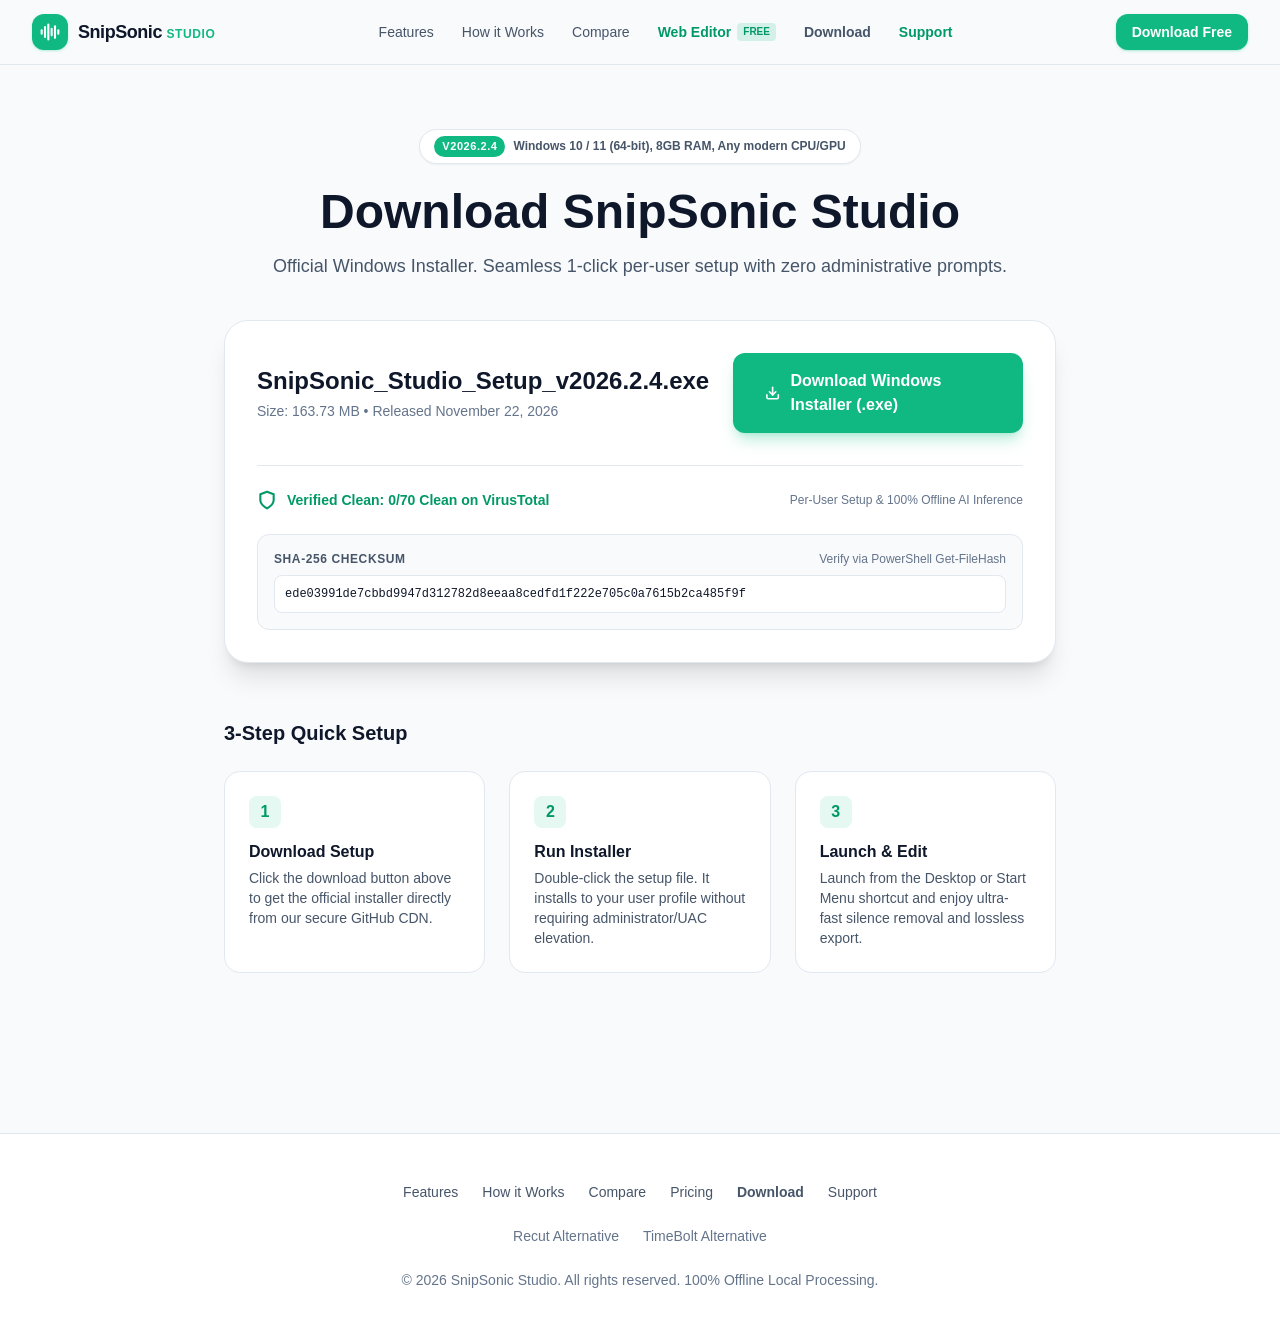
<file: download/index.html>
<!DOCTYPE html><html lang="en"> <head><meta charset="UTF-8"><meta name="viewport" content="width=device-width, initial-scale=1.0"><link rel="icon" type="image/svg+xml" href="/favicon.svg"><meta name="generator" content="Astro v5.18.2"><title>Download SnipSonic Studio for Windows (v2026.2.4)</title><meta name="description" content="Next-Gen AI desktop jumpcut editor. 100% offline local processing, ultra-fast silence removal, and lossless export for creators."><link rel="canonical" href="http://localhost:4321/download/"><!-- OpenGraph Social Meta --><meta property="og:title" content="Download SnipSonic Studio for Windows (v2026.2.4)"><meta property="og:description" content="Next-Gen AI desktop jumpcut editor. 100% offline local processing, ultra-fast silence removal, and lossless export for creators."><meta property="og:image" content="/assets/media/landing-preview.png"><meta property="og:type" content="website"><meta property="og:url" content="http://localhost:4321/download/"><!-- Twitter Cards --><meta name="twitter:card" content="summary_large_image"><meta name="twitter:title" content="Download SnipSonic Studio for Windows (v2026.2.4)"><meta name="twitter:description" content="Next-Gen AI desktop jumpcut editor. 100% offline local processing, ultra-fast silence removal, and lossless export for creators."><meta name="twitter:image" content="/assets/media/landing-preview.png"><!-- Structured Data JSON-LD for Google & AI Engines --><script type="application/ld+json">{"@context":"https://schema.org","@graph":[{"@type":"BreadcrumbList","@id":"http://localhost:4321/download/#breadcrumb","itemListElement":[{"@type":"ListItem","position":1,"name":"SnipSonic Studio","item":"https://snipsonic-studio.github.io/"},{"@type":"ListItem","position":2,"name":"Download SnipSonic Studio for Windows (v2026.2.4)","item":"http://localhost:4321/download/"}]},{"@type":"SoftwareApplication","name":"SnipSonic Studio","applicationCategory":"MultimediaApplication","operatingSystem":"Web, Windows 10, Windows 11","description":"Next-Gen AI desktop jumpcut editor. 100% offline local processing, ultra-fast silence removal, and lossless export for creators.","offers":[{"@type":"Offer","name":"SnipSonic Web Lite","price":"0","priceCurrency":"USD","availability":"https://schema.org/InStock"},{"@type":"Offer","name":"SnipSonic Studio Desktop Lifetime","price":"29","priceCurrency":"USD","availability":"https://schema.org/InStock"}]}]}</script><!-- Preload Real App Screenshot --><link rel="preload" as="image" href="/assets/media/real-app-frame.png"><link rel="stylesheet" href="/_astro/recut-alternative.Cf4Dp0k-.css"></head> <body class="min-h-screen bg-[var(--color-surface-base)] text-[var(--color-text-primary)] antialiased"> <!-- Header Navigation --> <header class="sticky top-0 z-50 w-full border-b border-[var(--color-border-subtle)] bg-[rgba(248,250,252,0.88)] backdrop-blur-md"> <div class="mx-auto flex h-16 max-w-7xl items-center justify-between px-4 sm:px-6 lg:px-8"> <!-- Logo --> <a href="/" class="flex items-center gap-2.5 transition hover:opacity-90"> <div class="flex h-9 w-9 items-center justify-center rounded-xl bg-[var(--color-accent-emerald)] shadow-sm shadow-emerald-500/20"> <svg class="h-5 w-5 text-white" viewBox="0 0 24 24" fill="none" stroke="currentColor" stroke-width="2.5" stroke-linecap="round" stroke-linejoin="round"> <path d="M2 10v4"></path> <path d="M6 6v12"></path> <path d="M10 3v18"></path> <path d="M14 8v8"></path> <path d="M18 5v14"></path> <path d="M22 10v4"></path> </svg> </div> <span class="text-lg font-bold tracking-tight text-[var(--color-text-primary)]">
SnipSonic <span class="text-xs font-semibold uppercase tracking-wider text-[var(--color-accent-emerald)]">Studio</span> </span> </a> <!-- Desktop Navigation Links --> <nav class="hidden md:flex items-center gap-7 text-sm font-medium text-[var(--color-text-secondary)]"> <a href="/#features" class="transition hover:text-[var(--color-text-primary)]">Features</a> <a href="/#how-it-works" class="transition hover:text-[var(--color-text-primary)]">How it Works</a> <a href="/#compare" class="transition hover:text-[var(--color-text-primary)]">Compare</a> <a href="/editor" class="flex items-center gap-1.5 text-emerald-600 font-bold transition hover:text-emerald-500"> <span>Web Editor</span> <span class="rounded bg-emerald-500/15 px-1.5 py-0.5 text-[10px] font-bold text-emerald-600">FREE</span> </a> <a href="/download" class="transition hover:text-emerald-600 font-semibold">Download</a> <a href="/support" class="transition hover:text-[var(--color-text-primary)] font-semibold text-emerald-600">Support</a> </nav> <!-- Right Side CTA --> <div class="flex items-center gap-3"> <!-- Download Free CTA --> <a href="/download" class="hidden sm:inline-flex items-center justify-center rounded-xl bg-[var(--color-accent-emerald)] px-4 py-2 text-sm font-semibold text-white shadow-sm shadow-emerald-500/25 transition hover:bg-[var(--color-accent-hover)] active:scale-98">
Download Free
</a> </div> </div> </header> <!-- Main Content --> <main>  <div class="mx-auto max-w-4xl px-4 py-16 sm:px-6 lg:px-8 text-center"> <!-- Version Header --> <div class="inline-flex items-center gap-2 rounded-full border border-[var(--color-border-subtle)] bg-[var(--color-surface-card)] px-3.5 py-1.5 shadow-xs mb-6"> <span class="rounded-full bg-[var(--color-accent-emerald)] px-2 py-0.5 text-[11px] font-bold text-white uppercase tracking-wider"> v2026.2.4 </span> <span class="text-xs font-semibold text-[var(--color-text-secondary)]">Windows 10 / 11 (64-bit), 8GB RAM, Any modern CPU/GPU</span> </div> <h1 class="text-4xl font-extrabold text-[var(--color-text-primary)] sm:text-5xl">
Download SnipSonic Studio
</h1> <p class="mt-4 text-lg text-[var(--color-text-secondary)]">
Official Windows Installer. Seamless 1-click per-user setup with zero administrative prompts.
</p> <!-- Download Card --> <div class="mt-10 rounded-3xl border border-[var(--color-border-subtle)] bg-[var(--color-surface-card)] p-8 shadow-xl text-left"> <div class="flex flex-col sm:flex-row sm:items-center justify-between gap-6 border-b border-[var(--color-border-subtle)] pb-8"> <div> <h2 class="text-2xl font-bold text-[var(--color-text-primary)]">SnipSonic_Studio_Setup_v2026.2.4.exe</h2> <p class="mt-1 text-sm text-[var(--color-text-muted)]">Size: 163.73 MB • Released November 22, 2026</p> </div> <a href="https://github.com/snipsonic-studio/snipsonic-studio.github.io/releases/download/v2026.2.4/SnipSonic_Studio_Setup_v2026.2.4.exe" class="inline-flex items-center justify-center gap-2.5 rounded-xl bg-[var(--color-accent-emerald)] px-8 py-4 text-base font-bold text-white shadow-lg shadow-emerald-500/25 transition hover:bg-[var(--color-accent-hover)] active:scale-98"> <svg class="h-5 w-5" viewBox="0 0 24 24" fill="none" stroke="currentColor" stroke-width="2.5" stroke-linecap="round" stroke-linejoin="round"> <path d="M21 15v4a2 2 0 0 1-2 2H5a2 2 0 0 1-2-2v-4"></path> <polyline points="7 10 12 15 17 10"></polyline> <line x1="12" y1="15" x2="12" y2="3"></line> </svg>
Download Windows Installer (.exe)
</a> </div> <!-- Security Trust Verification --> <div class="mt-6 flex flex-col sm:flex-row sm:items-center justify-between gap-4"> <div class="flex items-center gap-2.5 text-sm font-semibold text-emerald-600"> <svg class="h-5 w-5" viewBox="0 0 24 24" fill="none" stroke="currentColor" stroke-width="2.5" stroke-linecap="round" stroke-linejoin="round"> <path d="M12 22s8-4 8-10V5l-8-3-8 3v7c0 6 8 10 8 10z"></path> </svg> <span>Verified Clean: 0/70 Clean on VirusTotal</span> </div> <span class="text-xs text-[var(--color-text-muted)]">Per-User Setup & 100% Offline AI Inference</span> </div> <!-- SHA256 Box --> <div class="mt-6 rounded-xl border border-[var(--color-border-subtle)] bg-[var(--color-surface-base)] p-4"> <div class="flex items-center justify-between mb-2"> <span class="text-xs font-bold text-[var(--color-text-secondary)] uppercase tracking-wider">SHA-256 Checksum</span> <span class="text-xs text-[var(--color-text-muted)]">Verify via PowerShell Get-FileHash</span> </div> <code class="block font-mono text-xs text-[var(--color-text-primary)] break-all select-all bg-white p-2.5 rounded-lg border border-[var(--color-border-subtle)]"> ede03991de7cbbd9947d312782d8eeaa8cedfd1f222e705c0a7615b2ca485f9f </code> </div> </div> <!-- Quick Start 3 Steps --> <div class="mt-14 text-left"> <h3 class="text-xl font-bold text-[var(--color-text-primary)] mb-6">3-Step Quick Setup</h3> <div class="grid grid-cols-1 sm:grid-cols-3 gap-6"> <div class="rounded-2xl border border-[var(--color-border-subtle)] bg-[var(--color-surface-card)] p-6"> <div class="flex h-8 w-8 items-center justify-center rounded-lg bg-emerald-500/10 font-bold text-emerald-600 mb-3">1</div> <h4 class="font-bold text-[var(--color-text-primary)]">Download Setup</h4> <p class="mt-1 text-sm text-[var(--color-text-secondary)]">Click the download button above to get the official installer directly from our secure GitHub CDN.</p> </div> <div class="rounded-2xl border border-[var(--color-border-subtle)] bg-[var(--color-surface-card)] p-6"> <div class="flex h-8 w-8 items-center justify-center rounded-lg bg-emerald-500/10 font-bold text-emerald-600 mb-3">2</div> <h4 class="font-bold text-[var(--color-text-primary)]">Run Installer</h4> <p class="mt-1 text-sm text-[var(--color-text-secondary)]">Double-click the setup file. It installs to your user profile without requiring administrator/UAC elevation.</p> </div> <div class="rounded-2xl border border-[var(--color-border-subtle)] bg-[var(--color-surface-card)] p-6"> <div class="flex h-8 w-8 items-center justify-center rounded-lg bg-emerald-500/10 font-bold text-emerald-600 mb-3">3</div> <h4 class="font-bold text-[var(--color-text-primary)]">Launch & Edit</h4> <p class="mt-1 text-sm text-[var(--color-text-secondary)]">Launch from the Desktop or Start Menu shortcut and enjoy ultra-fast silence removal and lossless export.</p> </div> </div> </div> </div>  </main> <!-- Footer --> <footer class="mt-24 border-t border-[var(--color-border-subtle)] bg-[var(--color-surface-card)] py-12"> <div class="mx-auto max-w-7xl px-4 text-center sm:px-6 lg:px-8"> <div class="flex flex-wrap justify-center gap-6 text-sm font-medium text-[var(--color-text-secondary)] mb-6"> <a href="/#features" class="transition hover:text-[var(--color-text-primary)]">Features</a> <a href="/#how-it-works" class="transition hover:text-[var(--color-text-primary)]">How it Works</a> <a href="/#compare" class="transition hover:text-[var(--color-text-primary)]">Compare</a> <a href="/#pricing" class="transition hover:text-[var(--color-text-primary)]">Pricing</a> <a href="/download" class="transition hover:text-emerald-600 font-semibold">Download</a> <a href="/support" class="transition hover:text-[var(--color-text-primary)]">Support</a> </div> <div class="flex flex-wrap justify-center gap-6 text-sm font-medium text-[var(--color-text-muted)] mb-6"> <a href="/compare/recut-alternative" class="transition hover:text-[var(--color-text-primary)]">Recut Alternative</a> <a href="/compare/timebolt-alternative" class="transition hover:text-[var(--color-text-primary)]">TimeBolt Alternative</a> </div> <p class="text-sm text-[var(--color-text-muted)]">
© 2026 SnipSonic Studio. All rights reserved. 100% Offline Local Processing.
</p> </div> </footer> </body></html>
</file>
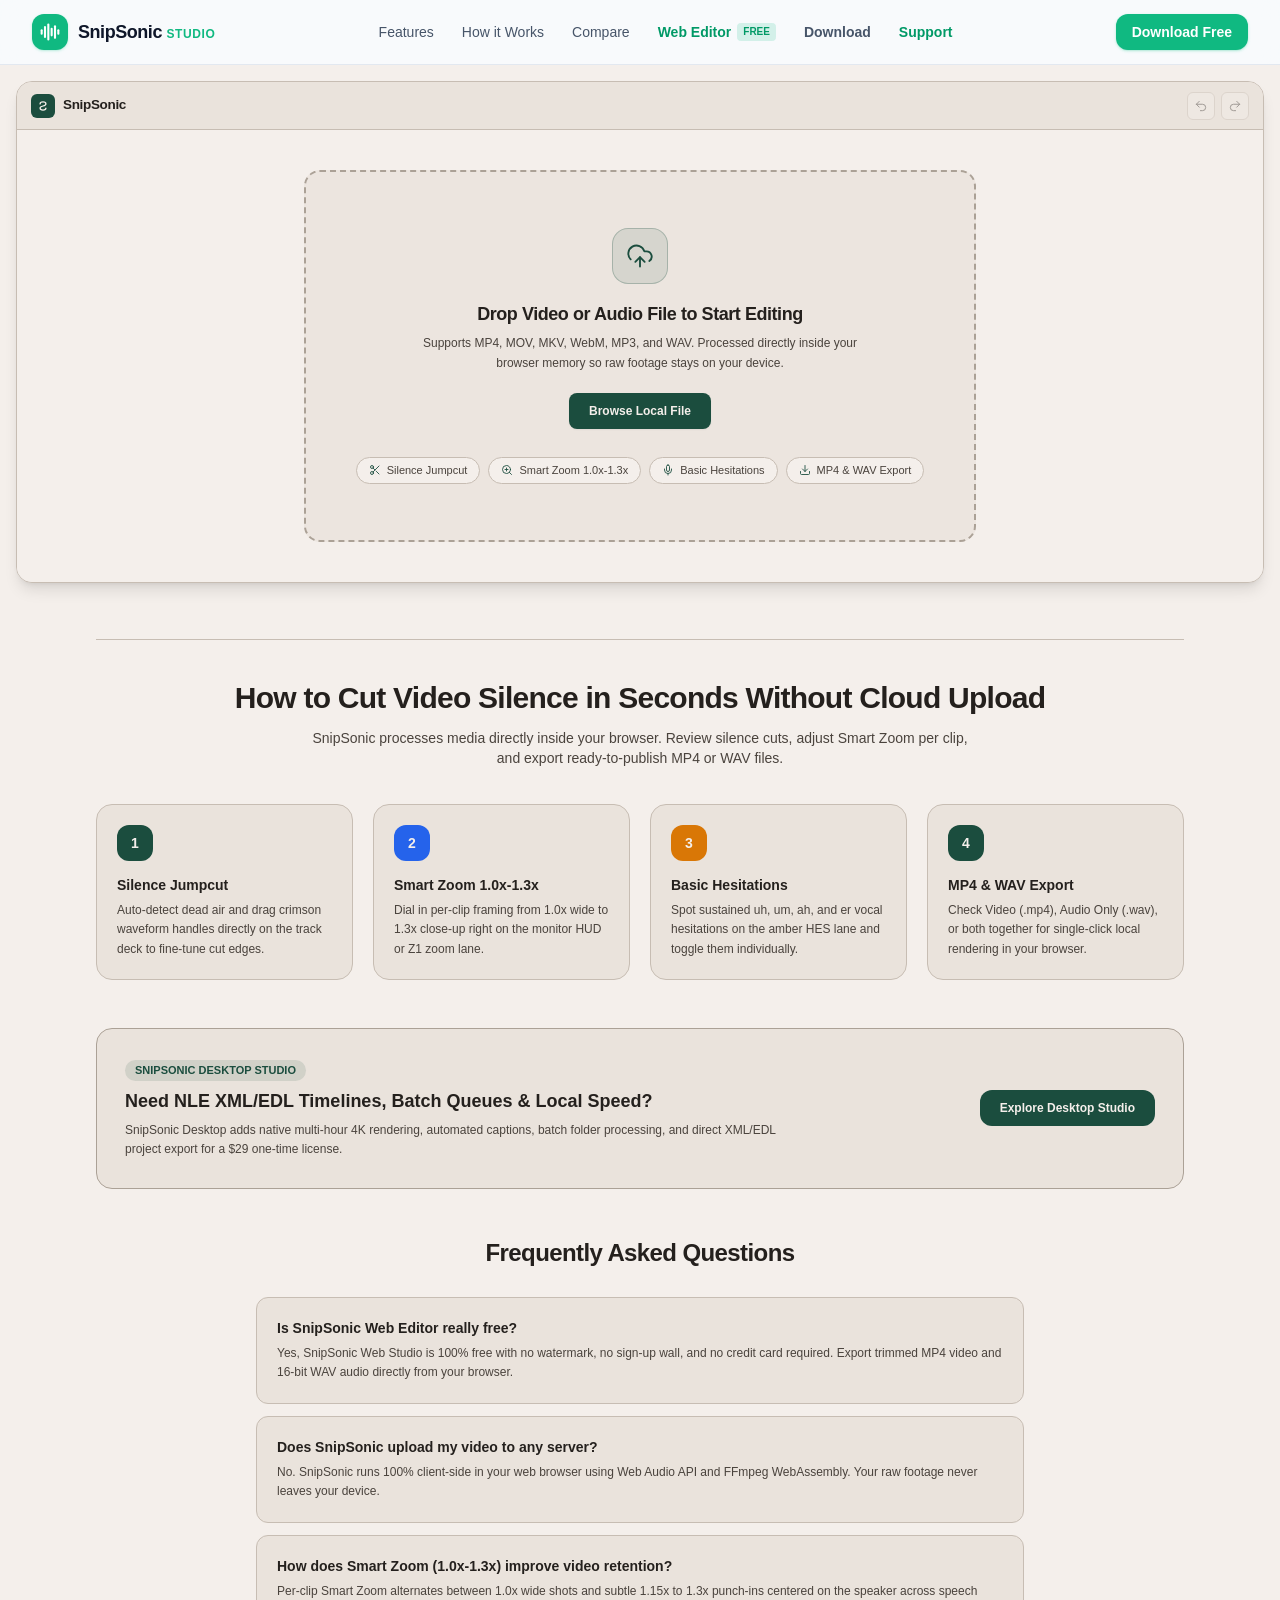
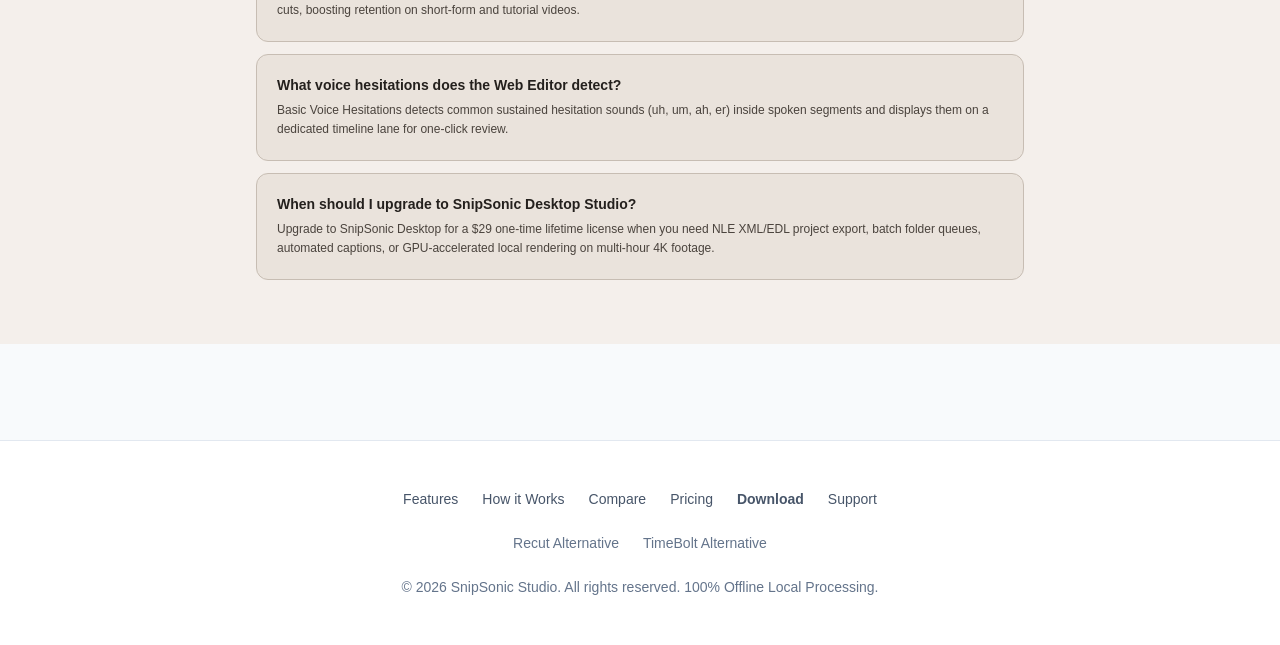
<file: editor/index.html>
<!DOCTYPE html><html lang="en"> <head><meta charset="UTF-8"><meta name="viewport" content="width=device-width, initial-scale=1.0"><link rel="icon" type="image/svg+xml" href="/favicon.svg"><meta name="generator" content="Astro v5.18.2"><title>Free Online Video Silence Remover • MP4 &amp; WAV Export | SnipSonic Web Studio</title><meta name="description" content="Free in-browser silence jumpcut, Smart Zoom (1.0x-1.3x), and hesitation remover with local MP4 and WAV export. Zero cloud upload."><link rel="canonical" href="https://snipsonic-studio.github.io/editor/"><!-- OpenGraph Social Meta --><meta property="og:title" content="Free Online Video Silence Remover • MP4 &#38; WAV Export | SnipSonic Web Studio"><meta property="og:description" content="Free in-browser silence jumpcut, Smart Zoom (1.0x-1.3x), and hesitation remover with local MP4 and WAV export. Zero cloud upload."><meta property="og:image" content="/assets/media/landing-preview.png"><meta property="og:type" content="website"><meta property="og:url" content="https://snipsonic-studio.github.io/editor/"><!-- Twitter Cards --><meta name="twitter:card" content="summary_large_image"><meta name="twitter:title" content="Free Online Video Silence Remover • MP4 &#38; WAV Export | SnipSonic Web Studio"><meta name="twitter:description" content="Free in-browser silence jumpcut, Smart Zoom (1.0x-1.3x), and hesitation remover with local MP4 and WAV export. Zero cloud upload."><meta name="twitter:image" content="/assets/media/landing-preview.png"><!-- Structured Data JSON-LD for Google & AI Engines --><script type="application/ld+json">{"@context":"https://schema.org","@graph":[{"@type":"BreadcrumbList","@id":"https://snipsonic-studio.github.io/editor/#breadcrumb","itemListElement":[{"@type":"ListItem","position":1,"name":"SnipSonic Studio","item":"https://snipsonic-studio.github.io/"},{"@type":"ListItem","position":2,"name":"Free Online Video Silence Remover","item":"https://snipsonic-studio.github.io/editor/"}]},{"@type":"SoftwareApplication","name":"SnipSonic Studio","applicationCategory":"MultimediaApplication","operatingSystem":"Web, Windows 10, Windows 11","description":"Free in-browser silence jumpcut, Smart Zoom (1.0x-1.3x), and hesitation remover with local MP4 and WAV export. Zero cloud upload.","offers":[{"@type":"Offer","name":"SnipSonic Web Lite","price":"0","priceCurrency":"USD","availability":"https://schema.org/InStock"},{"@type":"Offer","name":"SnipSonic Studio Desktop Lifetime","price":"29","priceCurrency":"USD","availability":"https://schema.org/InStock"}]},{"@type":"WebApplication","@id":"https://snipsonic-studio.github.io/editor/#app","name":"SnipSonic Web Lite - Client-Side Audio & Video Silence Remover","url":"https://snipsonic-studio.github.io/editor/","applicationCategory":"MultimediaApplication","operatingSystem":"All (Browser-based via Web Audio API)","browserRequirements":"Requires HTML5 Audio, WebAssembly, and modern web browser","featureList":["100% Client-side local audio silence detection","Zero cloud upload privacy guarantee","Instant Lossless FCPXML, Premiere XML, and EDL export"],"offers":{"@type":"Offer","price":"0.00","priceCurrency":"USD","availability":"https://schema.org/InStock"}},{"@type":"FAQPage","mainEntity":[{"@type":"Question","name":"Is SnipSonic Web Editor really free?","acceptedAnswer":{"@type":"Answer","text":"Yes, SnipSonic Web Studio is 100% free with no watermark, no sign-up wall, and no credit card required. Export trimmed MP4 video and 16-bit WAV audio directly from your browser."}},{"@type":"Question","name":"Does SnipSonic upload my video to any server?","acceptedAnswer":{"@type":"Answer","text":"No. SnipSonic runs 100% client-side in your web browser using Web Audio API and FFmpeg WebAssembly. Your raw footage never leaves your device."}},{"@type":"Question","name":"How does Smart Zoom (1.0x-1.3x) improve video retention?","acceptedAnswer":{"@type":"Answer","text":"Per-clip Smart Zoom alternates between 1.0x wide shots and subtle 1.15x to 1.3x punch-ins centered on the speaker across speech cuts, boosting retention on short-form and tutorial videos."}},{"@type":"Question","name":"What voice hesitations does the Web Editor detect?","acceptedAnswer":{"@type":"Answer","text":"Basic Voice Hesitations detects common sustained hesitation sounds (uh, um, ah, er) inside spoken segments and displays them on a dedicated timeline lane for one-click review."}},{"@type":"Question","name":"When should I upgrade to SnipSonic Desktop Studio?","acceptedAnswer":{"@type":"Answer","text":"Upgrade to SnipSonic Desktop for a $29 one-time lifetime license when you need NLE XML/EDL project export, batch folder queues, automated captions, or GPU-accelerated local rendering on multi-hour 4K footage."}}]}]}</script><!-- Preload Real App Screenshot --><link rel="preload" as="image" href="/assets/media/real-app-frame.png"><link rel="stylesheet" href="/_astro/recut-alternative.Cf4Dp0k-.css"></head> <body class="min-h-screen bg-[var(--color-surface-base)] text-[var(--color-text-primary)] antialiased"> <!-- Header Navigation --> <header class="sticky top-0 z-50 w-full border-b border-[var(--color-border-subtle)] bg-[rgba(248,250,252,0.88)] backdrop-blur-md"> <div class="mx-auto flex h-16 max-w-7xl items-center justify-between px-4 sm:px-6 lg:px-8"> <!-- Logo --> <a href="/" class="flex items-center gap-2.5 transition hover:opacity-90"> <div class="flex h-9 w-9 items-center justify-center rounded-xl bg-[var(--color-accent-emerald)] shadow-sm shadow-emerald-500/20"> <svg class="h-5 w-5 text-white" viewBox="0 0 24 24" fill="none" stroke="currentColor" stroke-width="2.5" stroke-linecap="round" stroke-linejoin="round"> <path d="M2 10v4"></path> <path d="M6 6v12"></path> <path d="M10 3v18"></path> <path d="M14 8v8"></path> <path d="M18 5v14"></path> <path d="M22 10v4"></path> </svg> </div> <span class="text-lg font-bold tracking-tight text-[var(--color-text-primary)]">
SnipSonic <span class="text-xs font-semibold uppercase tracking-wider text-[var(--color-accent-emerald)]">Studio</span> </span> </a> <!-- Desktop Navigation Links --> <nav class="hidden md:flex items-center gap-7 text-sm font-medium text-[var(--color-text-secondary)]"> <a href="/#features" class="transition hover:text-[var(--color-text-primary)]">Features</a> <a href="/#how-it-works" class="transition hover:text-[var(--color-text-primary)]">How it Works</a> <a href="/#compare" class="transition hover:text-[var(--color-text-primary)]">Compare</a> <a href="/editor" class="flex items-center gap-1.5 text-emerald-600 font-bold transition hover:text-emerald-500"> <span>Web Editor</span> <span class="rounded bg-emerald-500/15 px-1.5 py-0.5 text-[10px] font-bold text-emerald-600">FREE</span> </a> <a href="/download" class="transition hover:text-emerald-600 font-semibold">Download</a> <a href="/support" class="transition hover:text-[var(--color-text-primary)] font-semibold text-emerald-600">Support</a> </nav> <!-- Right Side CTA --> <div class="flex items-center gap-3"> <!-- Download Free CTA --> <a href="/download" class="hidden sm:inline-flex items-center justify-center rounded-xl bg-[var(--color-accent-emerald)] px-4 py-2 text-sm font-semibold text-white shadow-sm shadow-emerald-500/25 transition hover:bg-[var(--color-accent-hover)] active:scale-98">
Download Free
</a> </div> </div> </header> <!-- Main Content --> <main>  <div class="min-h-[calc(100vh-4rem)] bg-[#F4EFEB] py-3 sm:py-4"> <style>astro-island,astro-slot,astro-static-slot{display:contents}</style><script>(()=>{var e=async t=>{await(await t())()};(self.Astro||(self.Astro={})).load=e;window.dispatchEvent(new Event("astro:load"));})();</script><script>(()=>{var A=Object.defineProperty;var g=(i,o,a)=>o in i?A(i,o,{enumerable:!0,configurable:!0,writable:!0,value:a}):i[o]=a;var d=(i,o,a)=>g(i,typeof o!="symbol"?o+"":o,a);{let i={0:t=>m(t),1:t=>a(t),2:t=>new RegExp(t),3:t=>new Date(t),4:t=>new Map(a(t)),5:t=>new Set(a(t)),6:t=>BigInt(t),7:t=>new URL(t),8:t=>new Uint8Array(t),9:t=>new Uint16Array(t),10:t=>new Uint32Array(t),11:t=>1/0*t},o=t=>{let[l,e]=t;return l in i?i[l](e):void 0},a=t=>t.map(o),m=t=>typeof t!="object"||t===null?t:Object.fromEntries(Object.entries(t).map(([l,e])=>[l,o(e)]));class y extends HTMLElement{constructor(){super(...arguments);d(this,"Component");d(this,"hydrator");d(this,"hydrate",async()=>{var b;if(!this.hydrator||!this.isConnected)return;let e=(b=this.parentElement)==null?void 0:b.closest("astro-island[ssr]");if(e){e.addEventListener("astro:hydrate",this.hydrate,{once:!0});return}let c=this.querySelectorAll("astro-slot"),n={},h=this.querySelectorAll("template[data-astro-template]");for(let r of h){let s=r.closest(this.tagName);s!=null&&s.isSameNode(this)&&(n[r.getAttribute("data-astro-template")||"default"]=r.innerHTML,r.remove())}for(let r of c){let s=r.closest(this.tagName);s!=null&&s.isSameNode(this)&&(n[r.getAttribute("name")||"default"]=r.innerHTML)}let p;try{p=this.hasAttribute("props")?m(JSON.parse(this.getAttribute("props"))):{}}catch(r){let s=this.getAttribute("component-url")||"<unknown>",v=this.getAttribute("component-export");throw v&&(s+=` (export ${v})`),console.error(`[hydrate] Error parsing props for component ${s}`,this.getAttribute("props"),r),r}let u;await this.hydrator(this)(this.Component,p,n,{client:this.getAttribute("client")}),this.removeAttribute("ssr"),this.dispatchEvent(new CustomEvent("astro:hydrate"))});d(this,"unmount",()=>{this.isConnected||this.dispatchEvent(new CustomEvent("astro:unmount"))})}disconnectedCallback(){document.removeEventListener("astro:after-swap",this.unmount),document.addEventListener("astro:after-swap",this.unmount,{once:!0})}connectedCallback(){if(!this.hasAttribute("await-children")||document.readyState==="interactive"||document.readyState==="complete")this.childrenConnectedCallback();else{let e=()=>{document.removeEventListener("DOMContentLoaded",e),c.disconnect(),this.childrenConnectedCallback()},c=new MutationObserver(()=>{var n;((n=this.lastChild)==null?void 0:n.nodeType)===Node.COMMENT_NODE&&this.lastChild.nodeValue==="astro:end"&&(this.lastChild.remove(),e())});c.observe(this,{childList:!0}),document.addEventListener("DOMContentLoaded",e)}}async childrenConnectedCallback(){let e=this.getAttribute("before-hydration-url");e&&await import(e),this.start()}async start(){let e=JSON.parse(this.getAttribute("opts")),c=this.getAttribute("client");if(Astro[c]===void 0){window.addEventListener(`astro:${c}`,()=>this.start(),{once:!0});return}try{await Astro[c](async()=>{let n=this.getAttribute("renderer-url"),[h,{default:p}]=await Promise.all([import(this.getAttribute("component-url")),n?import(n):()=>()=>{}]),u=this.getAttribute("component-export")||"default";if(!u.includes("."))this.Component=h[u];else{this.Component=h;for(let f of u.split("."))this.Component=this.Component[f]}return this.hydrator=p,this.hydrate},e,this)}catch(n){console.error(`[astro-island] Error hydrating ${this.getAttribute("component-url")}`,n)}}attributeChangedCallback(){this.hydrate()}}d(y,"observedAttributes",["props"]),customElements.get("astro-island")||customElements.define("astro-island",y)}})();</script><astro-island uid="Z2cVRP9" prefix="r1" component-url="/_astro/SnipSonicEditor.a5aJ2P26.js" component-export="SnipSonicEditor" renderer-url="/_astro/client.C5RI7xnT.js" props="{}" ssr client="load" opts="{&quot;name&quot;:&quot;SnipSonicEditor&quot;,&quot;value&quot;:true}" await-children><div class="mx-auto w-full max-w-[1440px] px-2 sm:px-4"><div class="overflow-hidden rounded-2xl border border-[#C7BDB3] bg-[#F4EFEB] text-[#24201D] shadow-lg"><header class="flex min-h-12 flex-wrap items-center justify-between gap-2 border-b border-[#C7BDB3] bg-[#EAE3DC] px-3.5 py-1.5 select-none"><div class="flex min-w-0 items-center gap-2.5"><div class="flex items-center gap-2"><div class="flex h-6 w-6 shrink-0 items-center justify-center rounded-[6px] bg-[#1B4D3E] text-[#F4EFEB]"><svg class="h-3.5 w-3.5" viewBox="0 0 24 24" fill="none" stroke="currentColor" stroke-width="2.2" stroke-linecap="round" stroke-linejoin="round"><path d="M7 8.5C7 6.5 9 5 12 5s5 1.5 5 3.5c0 2-2 2.8-5 3.5-3 .7-5 1.5-5 3.5 0 2 2 3.5 5 3.5s5-1.5 5-3.5"></path></svg></div><span class="text-[13.5px] font-bold tracking-tight text-[#24201D]">SnipSonic</span></div></div><div class="flex items-center gap-1.5"><button type="button" disabled="" title="Undo (Ctrl+Z)" aria-label="Undo" class="flex h-7 w-7 cursor-pointer items-center justify-center rounded-[6px] border border-[#C7BDB3] bg-[#F4EFEB] text-[#24201D] transition hover:bg-[#DFD7CF] disabled:cursor-not-allowed disabled:opacity-40"><svg xmlns="http://www.w3.org/2000/svg" width="24" height="24" viewBox="0 0 24 24" fill="none" stroke="currentColor" stroke-width="1.6" stroke-linecap="round" stroke-linejoin="round" class="lucide lucide-undo2 h-3.5 w-3.5"><path d="M9 14 4 9l5-5"></path><path d="M4 9h10.5a5.5 5.5 0 0 1 5.5 5.5a5.5 5.5 0 0 1-5.5 5.5H11"></path></svg></button><button type="button" disabled="" title="Redo (Ctrl+Y)" aria-label="Redo" class="flex h-7 w-7 cursor-pointer items-center justify-center rounded-[6px] border border-[#C7BDB3] bg-[#F4EFEB] text-[#24201D] transition hover:bg-[#DFD7CF] disabled:cursor-not-allowed disabled:opacity-40"><svg xmlns="http://www.w3.org/2000/svg" width="24" height="24" viewBox="0 0 24 24" fill="none" stroke="currentColor" stroke-width="1.6" stroke-linecap="round" stroke-linejoin="round" class="lucide lucide-redo2 h-3.5 w-3.5"><path d="m15 14 5-5-5-5"></path><path d="M20 9H9.5A5.5 5.5 0 0 0 4 14.5A5.5 5.5 0 0 0 9.5 20H13"></path></svg></button></div></header><div class="bg-[#F4EFEB] p-6 sm:p-10"><div class="mx-auto flex max-w-2xl flex-col items-center justify-center rounded-2xl border-2 border-dashed border-[#ABA196] bg-[#EAE3DC]/80 px-6 py-14 text-center transition hover:border-[#1B4D3E] hover:bg-[#DFD7CF]/60"><div class="mb-4 flex h-14 w-14 items-center justify-center rounded-2xl border border-[#1B4D3E]/25 bg-[#1B4D3E]/10 text-[#1B4D3E]"><svg xmlns="http://www.w3.org/2000/svg" width="24" height="24" viewBox="0 0 24 24" fill="none" stroke="currentColor" stroke-width="1.6" stroke-linecap="round" stroke-linejoin="round" class="lucide lucide-cloud-upload h-7 w-7"><path d="M12 13v8"></path><path d="M4 14.899A7 7 0 1 1 15.71 8h1.79a4.5 4.5 0 0 1 2.5 8.242"></path><path d="m8 17 4-4 4 4"></path></svg></div><h2 class="text-lg font-bold tracking-tight text-[#24201D]">Drop Video or Audio File to Start Editing</h2><p class="mt-1.5 max-w-md text-xs leading-relaxed text-[#4A433D]">Supports MP4, MOV, MKV, WebM, MP3, and WAV. Processed directly inside your browser memory so raw footage stays on your device.</p><label class="mt-5 inline-flex cursor-pointer items-center gap-2 rounded-lg bg-[#1B4D3E] px-5 py-2.5 text-xs font-semibold text-[#F4EFEB] shadow-xs transition hover:bg-[#13382D]"><span>Browse Local File</span><input type="file" accept="video/*,audio/*" class="hidden"/></label><div class="mt-7 flex flex-wrap items-center justify-center gap-2"><span class="inline-flex items-center gap-1.5 rounded-full border border-[#C7BDB3] bg-[#F4EFEB] px-3 py-1 text-[11px] font-medium text-[#4A433D]"><svg xmlns="http://www.w3.org/2000/svg" width="24" height="24" viewBox="0 0 24 24" fill="none" stroke="currentColor" stroke-width="1.75" stroke-linecap="round" stroke-linejoin="round" class="lucide lucide-scissors h-3 w-3 text-[#1B4D3E]"><circle cx="6" cy="6" r="3"></circle><path d="M8.12 8.12 12 12"></path><path d="M20 4 8.12 15.88"></path><circle cx="6" cy="18" r="3"></circle><path d="M14.8 14.8 20 20"></path></svg><span>Silence Jumpcut</span></span><span class="inline-flex items-center gap-1.5 rounded-full border border-[#C7BDB3] bg-[#F4EFEB] px-3 py-1 text-[11px] font-medium text-[#4A433D]"><svg xmlns="http://www.w3.org/2000/svg" width="24" height="24" viewBox="0 0 24 24" fill="none" stroke="currentColor" stroke-width="1.75" stroke-linecap="round" stroke-linejoin="round" class="lucide lucide-zoom-in h-3 w-3 text-[#1B4D3E]"><circle cx="11" cy="11" r="8"></circle><line x1="21" x2="16.65" y1="21" y2="16.65"></line><line x1="11" x2="11" y1="8" y2="14"></line><line x1="8" x2="14" y1="11" y2="11"></line></svg><span>Smart Zoom 1.0x-1.3x</span></span><span class="inline-flex items-center gap-1.5 rounded-full border border-[#C7BDB3] bg-[#F4EFEB] px-3 py-1 text-[11px] font-medium text-[#4A433D]"><svg xmlns="http://www.w3.org/2000/svg" width="24" height="24" viewBox="0 0 24 24" fill="none" stroke="currentColor" stroke-width="1.75" stroke-linecap="round" stroke-linejoin="round" class="lucide lucide-mic h-3 w-3 text-[#1B4D3E]"><path d="M12 2a3 3 0 0 0-3 3v7a3 3 0 0 0 6 0V5a3 3 0 0 0-3-3Z"></path><path d="M19 10v2a7 7 0 0 1-14 0v-2"></path><line x1="12" x2="12" y1="19" y2="22"></line></svg><span>Basic Hesitations</span></span><span class="inline-flex items-center gap-1.5 rounded-full border border-[#C7BDB3] bg-[#F4EFEB] px-3 py-1 text-[11px] font-medium text-[#4A433D]"><svg xmlns="http://www.w3.org/2000/svg" width="24" height="24" viewBox="0 0 24 24" fill="none" stroke="currentColor" stroke-width="1.75" stroke-linecap="round" stroke-linejoin="round" class="lucide lucide-download h-3 w-3 text-[#1B4D3E]"><path d="M21 15v4a2 2 0 0 1-2 2H5a2 2 0 0 1-2-2v-4"></path><polyline points="7 10 12 15 17 10"></polyline><line x1="12" x2="12" y1="15" y2="3"></line></svg><span>MP4 &amp; WAV Export</span></span></div></div></div></div></div><!--astro:end--></astro-island> <!-- Editorial Overview & Knowledge Base --> <section class="mx-auto max-w-6xl px-4 pt-14 pb-12 sm:px-6 lg:px-8"> <div class="border-t border-[#C7BDB3] pt-10"> <h2 class="text-center text-2xl font-bold tracking-tight text-[#24201D] sm:text-3xl">
How to Cut Video Silence in Seconds Without Cloud Upload
</h2> <p class="mx-auto mt-3 max-w-2xl text-center text-sm text-[#4A433D]">
SnipSonic processes media directly inside your browser. Review silence cuts, adjust Smart Zoom per clip, and export ready-to-publish MP4 or WAV files.
</p> <div class="mt-9 grid grid-cols-1 gap-5 sm:grid-cols-4"> <div class="rounded-2xl border border-[#C7BDB3] bg-[#EAE3DC] p-5"> <div class="flex h-9 w-9 items-center justify-center rounded-xl bg-[#1B4D3E] text-sm font-bold text-[#F4EFEB]">1</div> <h3 class="mt-3.5 text-sm font-bold text-[#24201D]">Silence Jumpcut</h3> <p class="mt-1.5 text-xs leading-relaxed text-[#4A433D]">
Auto-detect dead air and drag crimson waveform handles directly on the track deck to fine-tune cut edges.
</p> </div> <div class="rounded-2xl border border-[#C7BDB3] bg-[#EAE3DC] p-5"> <div class="flex h-9 w-9 items-center justify-center rounded-xl bg-[#2563EB] text-sm font-bold text-[#F4EFEB]">2</div> <h3 class="mt-3.5 text-sm font-bold text-[#24201D]">Smart Zoom 1.0x-1.3x</h3> <p class="mt-1.5 text-xs leading-relaxed text-[#4A433D]">
Dial in per-clip framing from 1.0x wide to 1.3x close-up right on the monitor HUD or Z1 zoom lane.
</p> </div> <div class="rounded-2xl border border-[#C7BDB3] bg-[#EAE3DC] p-5"> <div class="flex h-9 w-9 items-center justify-center rounded-xl bg-[#D97706] text-sm font-bold text-[#F4EFEB]">3</div> <h3 class="mt-3.5 text-sm font-bold text-[#24201D]">Basic Hesitations</h3> <p class="mt-1.5 text-xs leading-relaxed text-[#4A433D]">
Spot sustained uh, um, ah, and er vocal hesitations on the amber HES lane and toggle them individually.
</p> </div> <div class="rounded-2xl border border-[#C7BDB3] bg-[#EAE3DC] p-5"> <div class="flex h-9 w-9 items-center justify-center rounded-xl bg-[#1B4D3E] text-sm font-bold text-[#F4EFEB]">4</div> <h3 class="mt-3.5 text-sm font-bold text-[#24201D]">MP4 &amp; WAV Export</h3> <p class="mt-1.5 text-xs leading-relaxed text-[#4A433D]">
Check Video (.mp4), Audio Only (.wav), or both together for single-click local rendering in your browser.
</p> </div> </div> </div> <!-- Desktop Studio Callout --> <div class="mt-12 flex flex-col items-start justify-between gap-6 rounded-2xl border border-[#ABA196] bg-[#EAE3DC] p-7 sm:flex-row sm:items-center"> <div class="space-y-1.5"> <span class="inline-block rounded-full bg-[#1B4D3E]/12 px-2.5 py-0.5 text-[11px] font-bold text-[#1B4D3E]">
SNIPSONIC DESKTOP STUDIO
</span> <h2 class="text-lg font-bold text-[#24201D]">
Need NLE XML/EDL Timelines, Batch Queues &amp; Local Speed?
</h2> <p class="max-w-2xl text-xs leading-relaxed text-[#4A433D]">
SnipSonic Desktop adds native multi-hour 4K rendering, automated captions, batch folder processing, and direct XML/EDL project export for a $29 one-time license.
</p> </div> <a href="/download/" class="inline-flex shrink-0 items-center justify-center rounded-xl bg-[#1B4D3E] px-5 py-2.5 text-xs font-semibold text-[#F4EFEB] transition hover:bg-[#13382D]">
Explore Desktop Studio
</a> </div> <!-- FAQ --> <div class="mt-12"> <h2 class="text-center text-2xl font-bold tracking-tight text-[#24201D]">
Frequently Asked Questions
</h2> <div class="mx-auto mt-7 max-w-3xl space-y-3"> <div class="rounded-xl border border-[#C7BDB3] bg-[#EAE3DC] p-5"> <h3 class="text-sm font-bold text-[#24201D]">Is SnipSonic Web Editor really free?</h3> <p class="mt-1.5 text-xs leading-relaxed text-[#4A433D]">Yes, SnipSonic Web Studio is 100% free with no watermark, no sign-up wall, and no credit card required. Export trimmed MP4 video and 16-bit WAV audio directly from your browser.</p> </div><div class="rounded-xl border border-[#C7BDB3] bg-[#EAE3DC] p-5"> <h3 class="text-sm font-bold text-[#24201D]">Does SnipSonic upload my video to any server?</h3> <p class="mt-1.5 text-xs leading-relaxed text-[#4A433D]">No. SnipSonic runs 100% client-side in your web browser using Web Audio API and FFmpeg WebAssembly. Your raw footage never leaves your device.</p> </div><div class="rounded-xl border border-[#C7BDB3] bg-[#EAE3DC] p-5"> <h3 class="text-sm font-bold text-[#24201D]">How does Smart Zoom (1.0x-1.3x) improve video retention?</h3> <p class="mt-1.5 text-xs leading-relaxed text-[#4A433D]">Per-clip Smart Zoom alternates between 1.0x wide shots and subtle 1.15x to 1.3x punch-ins centered on the speaker across speech cuts, boosting retention on short-form and tutorial videos.</p> </div><div class="rounded-xl border border-[#C7BDB3] bg-[#EAE3DC] p-5"> <h3 class="text-sm font-bold text-[#24201D]">What voice hesitations does the Web Editor detect?</h3> <p class="mt-1.5 text-xs leading-relaxed text-[#4A433D]">Basic Voice Hesitations detects common sustained hesitation sounds (uh, um, ah, er) inside spoken segments and displays them on a dedicated timeline lane for one-click review.</p> </div><div class="rounded-xl border border-[#C7BDB3] bg-[#EAE3DC] p-5"> <h3 class="text-sm font-bold text-[#24201D]">When should I upgrade to SnipSonic Desktop Studio?</h3> <p class="mt-1.5 text-xs leading-relaxed text-[#4A433D]">Upgrade to SnipSonic Desktop for a $29 one-time lifetime license when you need NLE XML/EDL project export, batch folder queues, automated captions, or GPU-accelerated local rendering on multi-hour 4K footage.</p> </div> </div> </div> </section> </div>  </main> <!-- Footer --> <footer class="mt-24 border-t border-[var(--color-border-subtle)] bg-[var(--color-surface-card)] py-12"> <div class="mx-auto max-w-7xl px-4 text-center sm:px-6 lg:px-8"> <div class="flex flex-wrap justify-center gap-6 text-sm font-medium text-[var(--color-text-secondary)] mb-6"> <a href="/#features" class="transition hover:text-[var(--color-text-primary)]">Features</a> <a href="/#how-it-works" class="transition hover:text-[var(--color-text-primary)]">How it Works</a> <a href="/#compare" class="transition hover:text-[var(--color-text-primary)]">Compare</a> <a href="/#pricing" class="transition hover:text-[var(--color-text-primary)]">Pricing</a> <a href="/download" class="transition hover:text-emerald-600 font-semibold">Download</a> <a href="/support" class="transition hover:text-[var(--color-text-primary)]">Support</a> </div> <div class="flex flex-wrap justify-center gap-6 text-sm font-medium text-[var(--color-text-muted)] mb-6"> <a href="/compare/recut-alternative" class="transition hover:text-[var(--color-text-primary)]">Recut Alternative</a> <a href="/compare/timebolt-alternative" class="transition hover:text-[var(--color-text-primary)]">TimeBolt Alternative</a> </div> <p class="text-sm text-[var(--color-text-muted)]">
© 2026 SnipSonic Studio. All rights reserved. 100% Offline Local Processing.
</p> </div> </footer> </body></html>
</file>
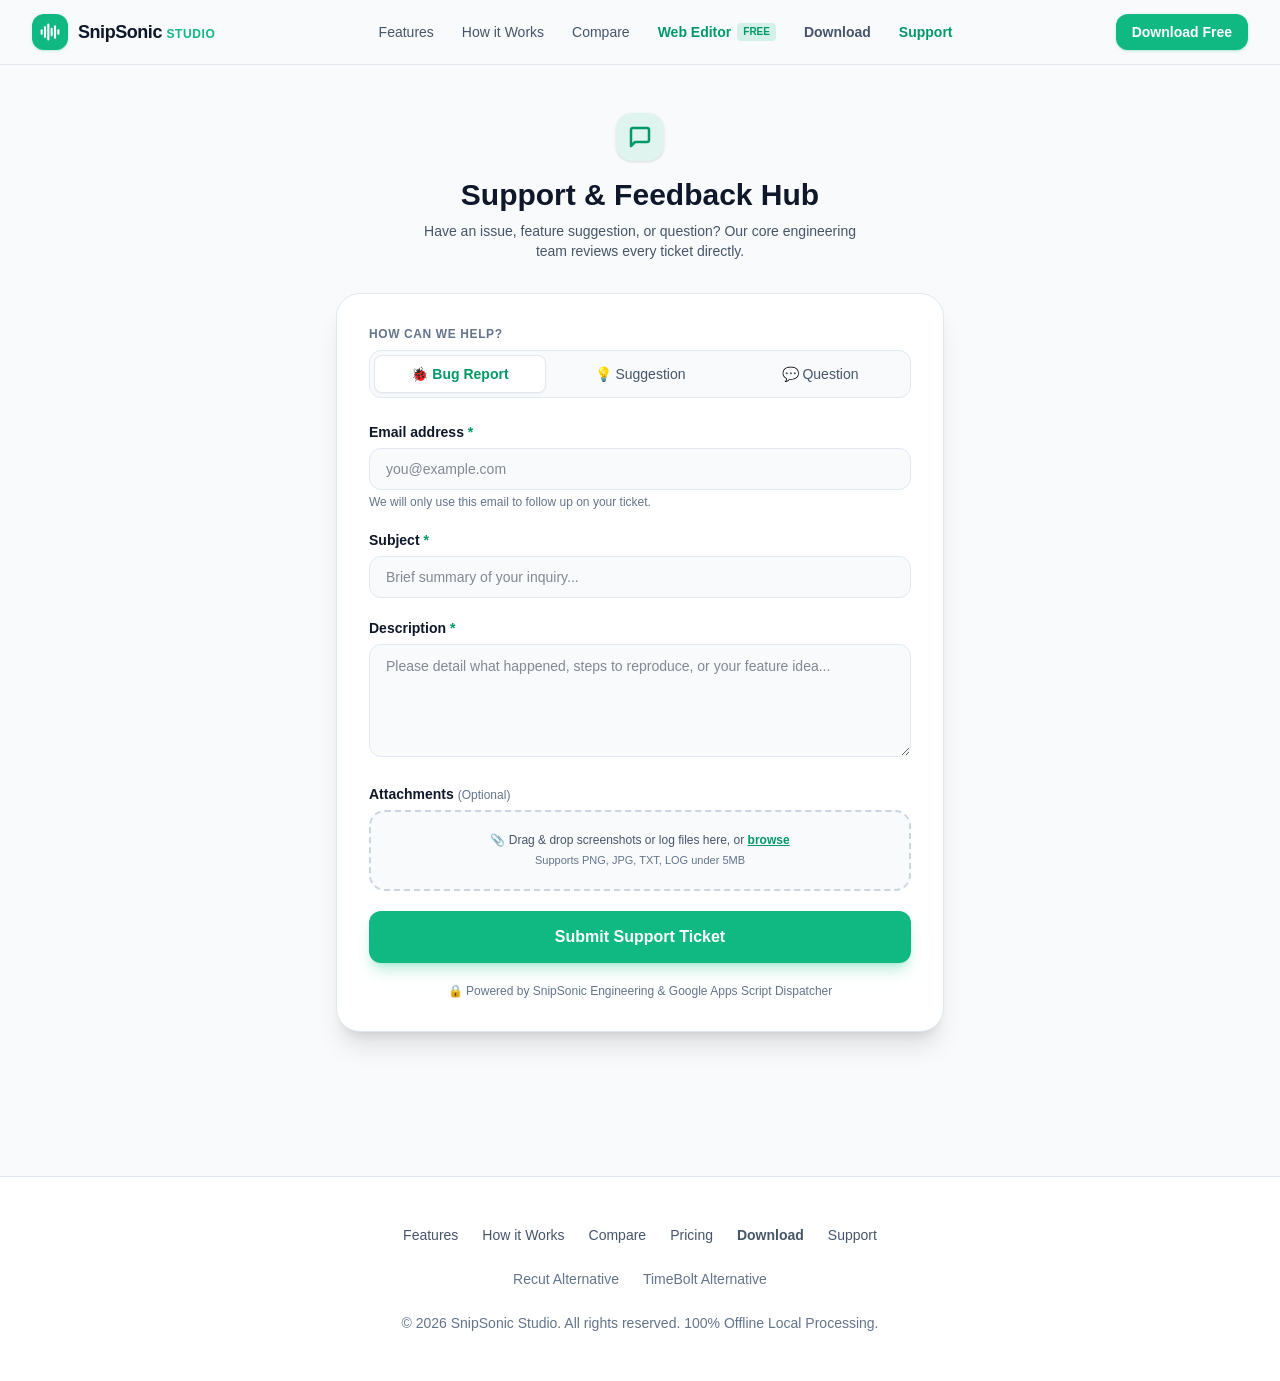
<file: support/index.html>
<!DOCTYPE html><html lang="en"> <head><meta charset="UTF-8"><meta name="viewport" content="width=device-width, initial-scale=1.0"><link rel="icon" type="image/svg+xml" href="/favicon.svg"><meta name="generator" content="Astro v5.18.2"><title>SnipSonic Studio • Support, Feedback &amp; Bug Report</title><meta name="description" content="Next-Gen AI desktop jumpcut editor. 100% offline local processing, ultra-fast silence removal, and lossless export for creators."><link rel="canonical" href="http://localhost:4321/support/"><!-- OpenGraph Social Meta --><meta property="og:title" content="SnipSonic Studio • Support, Feedback &#38; Bug Report"><meta property="og:description" content="Next-Gen AI desktop jumpcut editor. 100% offline local processing, ultra-fast silence removal, and lossless export for creators."><meta property="og:image" content="/assets/media/landing-preview.png"><meta property="og:type" content="website"><meta property="og:url" content="http://localhost:4321/support/"><!-- Twitter Cards --><meta name="twitter:card" content="summary_large_image"><meta name="twitter:title" content="SnipSonic Studio • Support, Feedback &#38; Bug Report"><meta name="twitter:description" content="Next-Gen AI desktop jumpcut editor. 100% offline local processing, ultra-fast silence removal, and lossless export for creators."><meta name="twitter:image" content="/assets/media/landing-preview.png"><!-- Structured Data JSON-LD for Google & AI Engines --><script type="application/ld+json">{"@context":"https://schema.org","@graph":[{"@type":"BreadcrumbList","@id":"http://localhost:4321/support/#breadcrumb","itemListElement":[{"@type":"ListItem","position":1,"name":"SnipSonic Studio","item":"https://snipsonic-studio.github.io/"},{"@type":"ListItem","position":2,"name":"SnipSonic Studio","item":"http://localhost:4321/support/"}]},{"@type":"SoftwareApplication","name":"SnipSonic Studio","applicationCategory":"MultimediaApplication","operatingSystem":"Web, Windows 10, Windows 11","description":"Next-Gen AI desktop jumpcut editor. 100% offline local processing, ultra-fast silence removal, and lossless export for creators.","offers":[{"@type":"Offer","name":"SnipSonic Web Lite","price":"0","priceCurrency":"USD","availability":"https://schema.org/InStock"},{"@type":"Offer","name":"SnipSonic Studio Desktop Lifetime","price":"29","priceCurrency":"USD","availability":"https://schema.org/InStock"}]}]}</script><!-- Preload Real App Screenshot --><link rel="preload" as="image" href="/assets/media/real-app-frame.png"><link rel="stylesheet" href="/_astro/recut-alternative.Cf4Dp0k-.css"></head> <body class="min-h-screen bg-[var(--color-surface-base)] text-[var(--color-text-primary)] antialiased"> <!-- Header Navigation --> <header class="sticky top-0 z-50 w-full border-b border-[var(--color-border-subtle)] bg-[rgba(248,250,252,0.88)] backdrop-blur-md"> <div class="mx-auto flex h-16 max-w-7xl items-center justify-between px-4 sm:px-6 lg:px-8"> <!-- Logo --> <a href="/" class="flex items-center gap-2.5 transition hover:opacity-90"> <div class="flex h-9 w-9 items-center justify-center rounded-xl bg-[var(--color-accent-emerald)] shadow-sm shadow-emerald-500/20"> <svg class="h-5 w-5 text-white" viewBox="0 0 24 24" fill="none" stroke="currentColor" stroke-width="2.5" stroke-linecap="round" stroke-linejoin="round"> <path d="M2 10v4"></path> <path d="M6 6v12"></path> <path d="M10 3v18"></path> <path d="M14 8v8"></path> <path d="M18 5v14"></path> <path d="M22 10v4"></path> </svg> </div> <span class="text-lg font-bold tracking-tight text-[var(--color-text-primary)]">
SnipSonic <span class="text-xs font-semibold uppercase tracking-wider text-[var(--color-accent-emerald)]">Studio</span> </span> </a> <!-- Desktop Navigation Links --> <nav class="hidden md:flex items-center gap-7 text-sm font-medium text-[var(--color-text-secondary)]"> <a href="/#features" class="transition hover:text-[var(--color-text-primary)]">Features</a> <a href="/#how-it-works" class="transition hover:text-[var(--color-text-primary)]">How it Works</a> <a href="/#compare" class="transition hover:text-[var(--color-text-primary)]">Compare</a> <a href="/editor" class="flex items-center gap-1.5 text-emerald-600 font-bold transition hover:text-emerald-500"> <span>Web Editor</span> <span class="rounded bg-emerald-500/15 px-1.5 py-0.5 text-[10px] font-bold text-emerald-600">FREE</span> </a> <a href="/download" class="transition hover:text-emerald-600 font-semibold">Download</a> <a href="/support" class="transition hover:text-[var(--color-text-primary)] font-semibold text-emerald-600">Support</a> </nav> <!-- Right Side CTA --> <div class="flex items-center gap-3"> <!-- Download Free CTA --> <a href="/download" class="hidden sm:inline-flex items-center justify-center rounded-xl bg-[var(--color-accent-emerald)] px-4 py-2 text-sm font-semibold text-white shadow-sm shadow-emerald-500/25 transition hover:bg-[var(--color-accent-hover)] active:scale-98">
Download Free
</a> </div> </div> </header> <!-- Main Content --> <main>  <div class="mx-auto max-w-2xl px-4 py-12 sm:px-6 lg:px-8"> <!-- Header --> <div class="text-center mb-8"> <div class="inline-flex h-12 w-12 items-center justify-center rounded-2xl bg-emerald-500/10 text-emerald-600 mb-4 shadow-sm"> <svg class="h-6 w-6" viewBox="0 0 24 24" fill="none" stroke="currentColor" stroke-width="2.5" stroke-linecap="round" stroke-linejoin="round"> <path d="M21 15a2 2 0 0 1-2 2H7l-4 4V5a2 2 0 0 1 2-2h14a2 2 0 0 1 2 2z"></path> </svg> </div> <h1 class="text-3xl font-extrabold text-[var(--color-text-primary)]">
Support & Feedback Hub
</h1> <p class="mt-2 text-sm text-[var(--color-text-secondary)] max-w-md mx-auto">
Have an issue, feature suggestion, or question? Our core engineering team reviews every ticket directly.
</p> </div> <!-- Main Light Mode Support Card --> <div class="rounded-3xl border border-[var(--color-border-subtle)] bg-[var(--color-surface-card)] p-6 sm:p-8 shadow-xl"> <!-- Category Tabs --> <div class="mb-6"> <label class="block text-xs font-bold uppercase tracking-wider text-[var(--color-text-muted)] mb-2">How can we help?</label> <nav id="ticket-tabs" class="grid grid-cols-3 gap-2 p-1 bg-[var(--color-surface-base)] rounded-xl border border-[var(--color-border-subtle)]"> <button type="button" class="py-2 px-3 rounded-lg text-xs sm:text-sm font-semibold transition bg-white text-emerald-600 shadow-xs border border-[var(--color-border-subtle)]" data-tab="bug">
🐞 Bug Report
</button> <button type="button" class="py-2 px-3 rounded-lg text-xs sm:text-sm font-medium transition text-[var(--color-text-secondary)] hover:text-[var(--color-text-primary)]" data-tab="feature">
💡 Suggestion
</button> <button type="button" class="py-2 px-3 rounded-lg text-xs sm:text-sm font-medium transition text-[var(--color-text-secondary)] hover:text-[var(--color-text-primary)]" data-tab="general">
💬 Question
</button> </nav> </div> <!-- System Diagnostics Banner (Triggered by App URL Telemetry) --> <div id="diag-card" class="hidden mb-6 p-4 rounded-xl bg-emerald-50 border border-emerald-200 text-xs"> <div class="flex items-center space-x-2 text-emerald-800 font-semibold mb-2"> <svg class="w-4 h-4 flex-shrink-0 text-emerald-600" fill="none" stroke="currentColor" viewBox="0 0 24 24"><path stroke-linecap="round" stroke-linejoin="round" stroke-width="2" d="M9 12l2 2 4-4m6 2a9 9 0 11-18 0 9 9 0 0118 0z"></path></svg> <span>System diagnostics captured from SnipSonic Desktop</span> </div> <div id="diag-badges-container" class="flex flex-wrap gap-1.5 mb-2"></div> <div id="stacktrace-wrapper" class="hidden mt-2 pt-2 border-t border-emerald-200"> <p class="text-emerald-900 font-medium mb-1">Attached Diagnostic Log / Stacktrace:</p> <pre id="stacktrace-pre" class="text-[11px] bg-white p-2.5 rounded-lg border border-emerald-200 overflow-x-auto max-h-32 text-slate-800 font-mono"></pre> </div> </div> <!-- Form --> <form id="support-form" class="space-y-5"> <input type="hidden" id="hidden-stacktrace" name="stacktrace"> <input type="hidden" id="hidden-telemetry-json" name="telemetry_json"> <input type="hidden" id="inline-log-input" name="inline_logs"> <input type="hidden" id="hidden-ticket-id" name="ticket_id"> <input type="hidden" id="input-app-version" name="app_version" value="Web"> <div> <label for="input-email" class="block text-sm font-semibold text-[var(--color-text-primary)] mb-1.5">
Email address <span class="text-emerald-600">*</span> </label> <input type="email" id="input-email" name="email" class="w-full px-4 py-2.5 rounded-xl border border-[var(--color-border-subtle)] bg-[var(--color-surface-base)] text-sm text-[var(--color-text-primary)] focus:border-emerald-500 focus:outline-none focus:ring-2 focus:ring-emerald-500/20" placeholder="you@example.com" required> <p class="text-xs text-[var(--color-text-muted)] mt-1">We will only use this email to follow up on your ticket.</p> </div> <div> <label for="input-subject" class="block text-sm font-semibold text-[var(--color-text-primary)] mb-1.5">
Subject <span class="text-emerald-600">*</span> </label> <input type="text" id="input-subject" name="subject" class="w-full px-4 py-2.5 rounded-xl border border-[var(--color-border-subtle)] bg-[var(--color-surface-base)] text-sm text-[var(--color-text-primary)] focus:border-emerald-500 focus:outline-none focus:ring-2 focus:ring-emerald-500/20" placeholder="Brief summary of your inquiry..." required> </div> <div> <label for="input-description" class="block text-sm font-semibold text-[var(--color-text-primary)] mb-1.5">
Description <span class="text-emerald-600">*</span> </label> <textarea id="input-description" name="description" rows="4" class="w-full px-4 py-2.5 rounded-xl border border-[var(--color-border-subtle)] bg-[var(--color-surface-base)] text-sm text-[var(--color-text-primary)] focus:border-emerald-500 focus:outline-none focus:ring-2 focus:ring-emerald-500/20 leading-relaxed" placeholder="Please detail what happened, steps to reproduce, or your feature idea..." required></textarea> </div> <!-- Dropzone for attachments --> <div> <label class="block text-sm font-semibold text-[var(--color-text-primary)] mb-1.5">
Attachments <span class="text-xs text-[var(--color-text-muted)] font-normal">(Optional)</span> </label> <div id="dropzone" class="border-2 border-dashed border-[var(--color-border-strong)] hover:border-emerald-500 bg-[var(--color-surface-base)] rounded-2xl p-5 text-center cursor-pointer transition"> <input type="file" id="file-input" name="attachments" class="hidden" multiple> <p class="text-xs font-medium text-[var(--color-text-secondary)]">
📎 Drag & drop screenshots or log files here, or <span class="text-emerald-600 underline font-semibold">browse</span> </p> <p class="text-[11px] text-[var(--color-text-muted)] mt-1">Supports PNG, JPG, TXT, LOG under 5MB</p> </div> <div id="file-list" class="mt-2 space-y-1.5 text-xs text-[var(--color-text-secondary)]"></div> </div> <!-- Submit Button --> <button type="submit" id="submit-btn" class="w-full inline-flex items-center justify-center gap-2 rounded-xl bg-[var(--color-accent-emerald)] py-3.5 text-base font-bold text-white shadow-lg shadow-emerald-500/25 transition hover:bg-[var(--color-accent-hover)] active:scale-98 disabled:opacity-50"> <span>Submit Support Ticket</span> </button> <p class="text-center text-xs text-[var(--color-text-muted)]">
🔒 Powered by SnipSonic Engineering & Google Apps Script Dispatcher
</p> </form> <!-- Status Toast / Result --> <div id="submission-result" class="hidden mt-6 p-4 rounded-xl text-center text-sm"></div> </div> </div>  <script type="module" src="/js/support/app.js"></script>  </main> <!-- Footer --> <footer class="mt-24 border-t border-[var(--color-border-subtle)] bg-[var(--color-surface-card)] py-12"> <div class="mx-auto max-w-7xl px-4 text-center sm:px-6 lg:px-8"> <div class="flex flex-wrap justify-center gap-6 text-sm font-medium text-[var(--color-text-secondary)] mb-6"> <a href="/#features" class="transition hover:text-[var(--color-text-primary)]">Features</a> <a href="/#how-it-works" class="transition hover:text-[var(--color-text-primary)]">How it Works</a> <a href="/#compare" class="transition hover:text-[var(--color-text-primary)]">Compare</a> <a href="/#pricing" class="transition hover:text-[var(--color-text-primary)]">Pricing</a> <a href="/download" class="transition hover:text-emerald-600 font-semibold">Download</a> <a href="/support" class="transition hover:text-[var(--color-text-primary)]">Support</a> </div> <div class="flex flex-wrap justify-center gap-6 text-sm font-medium text-[var(--color-text-muted)] mb-6"> <a href="/compare/recut-alternative" class="transition hover:text-[var(--color-text-primary)]">Recut Alternative</a> <a href="/compare/timebolt-alternative" class="transition hover:text-[var(--color-text-primary)]">TimeBolt Alternative</a> </div> <p class="text-sm text-[var(--color-text-muted)]">
© 2026 SnipSonic Studio. All rights reserved. 100% Offline Local Processing.
</p> </div> </footer> </body></html>
</file>
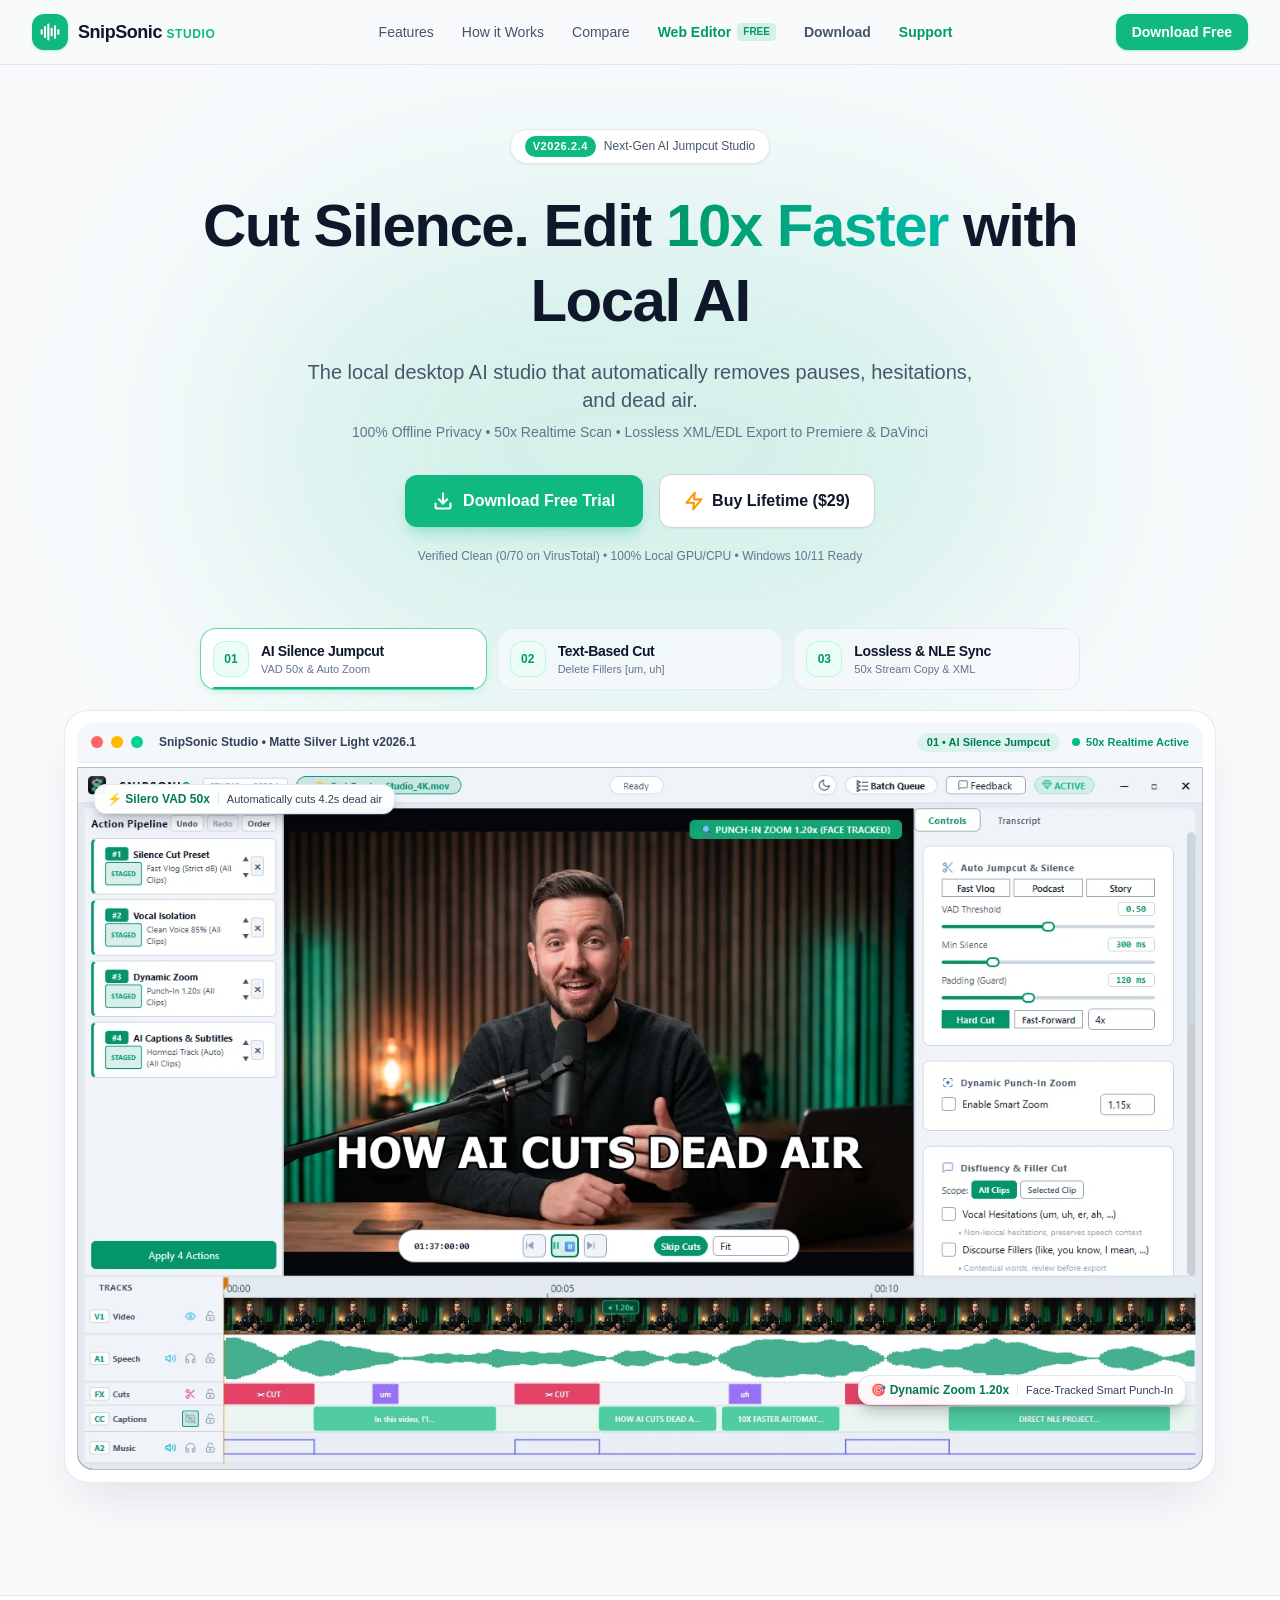
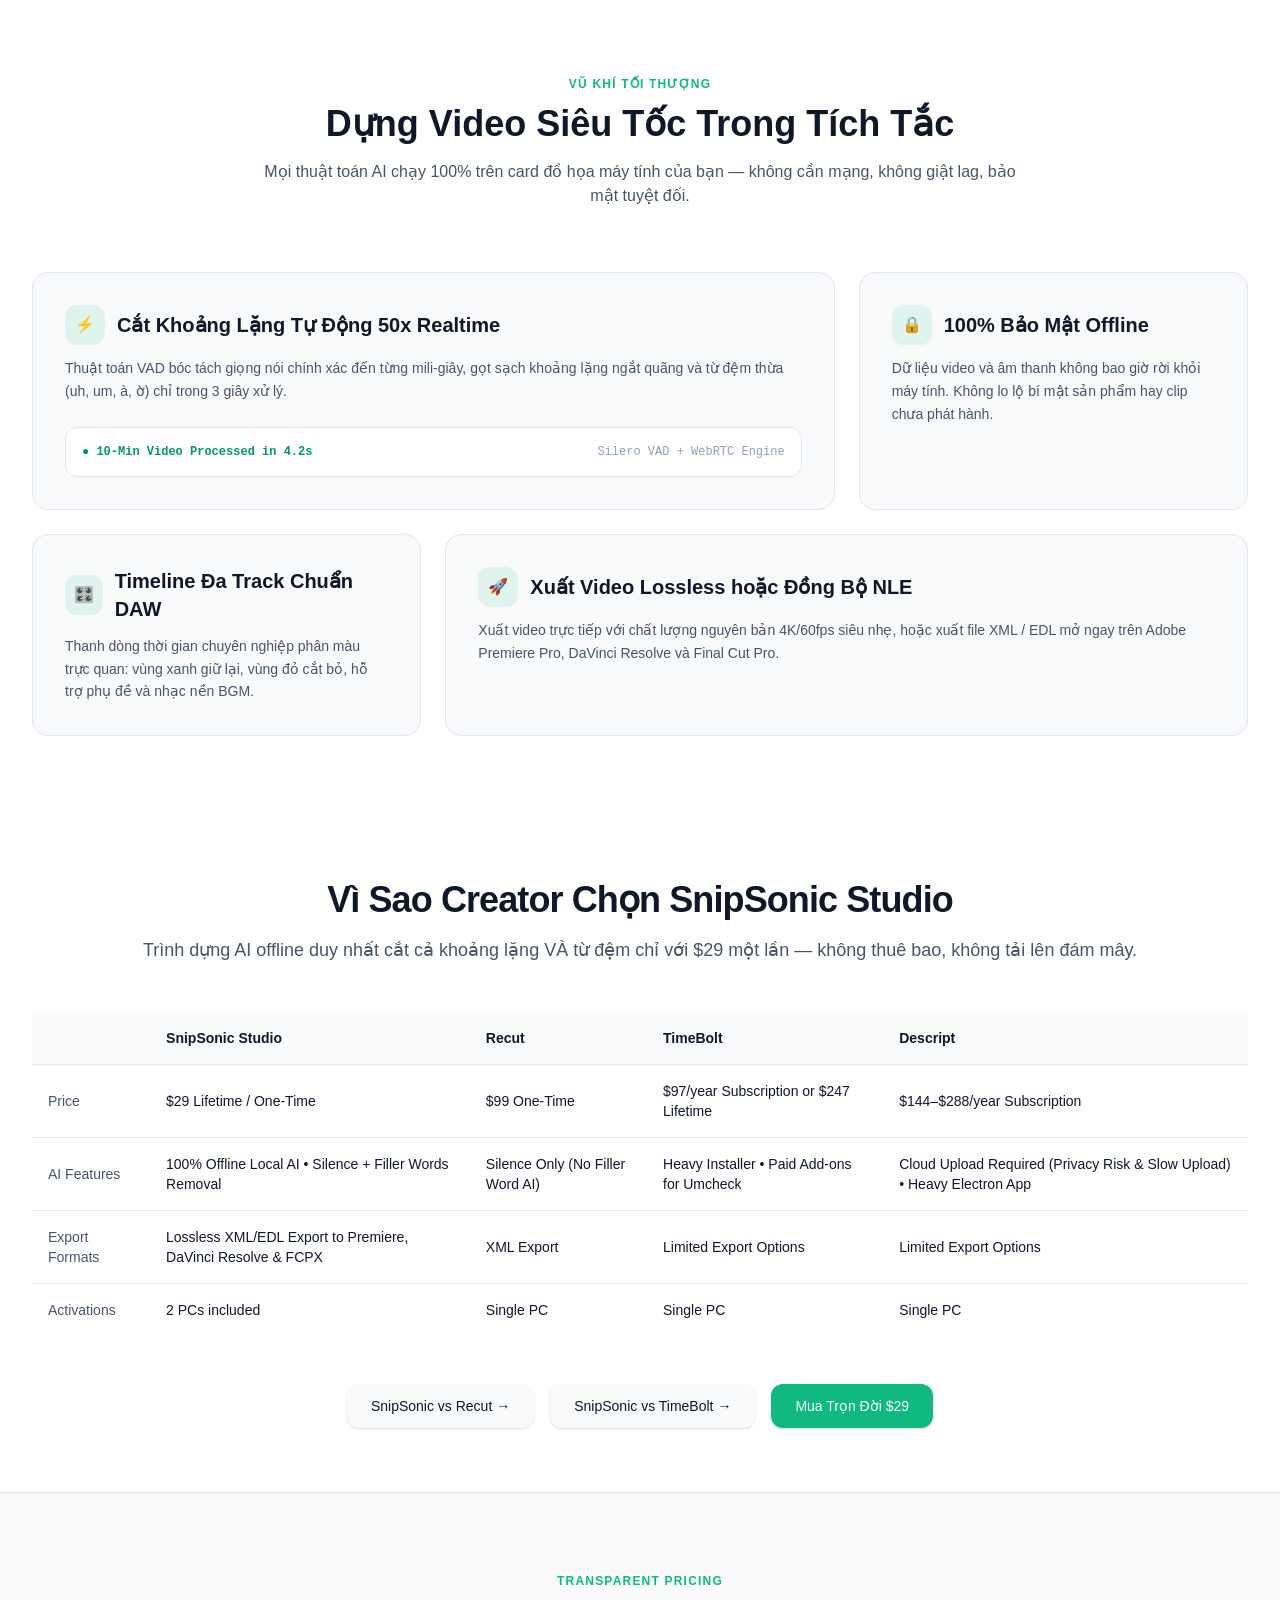
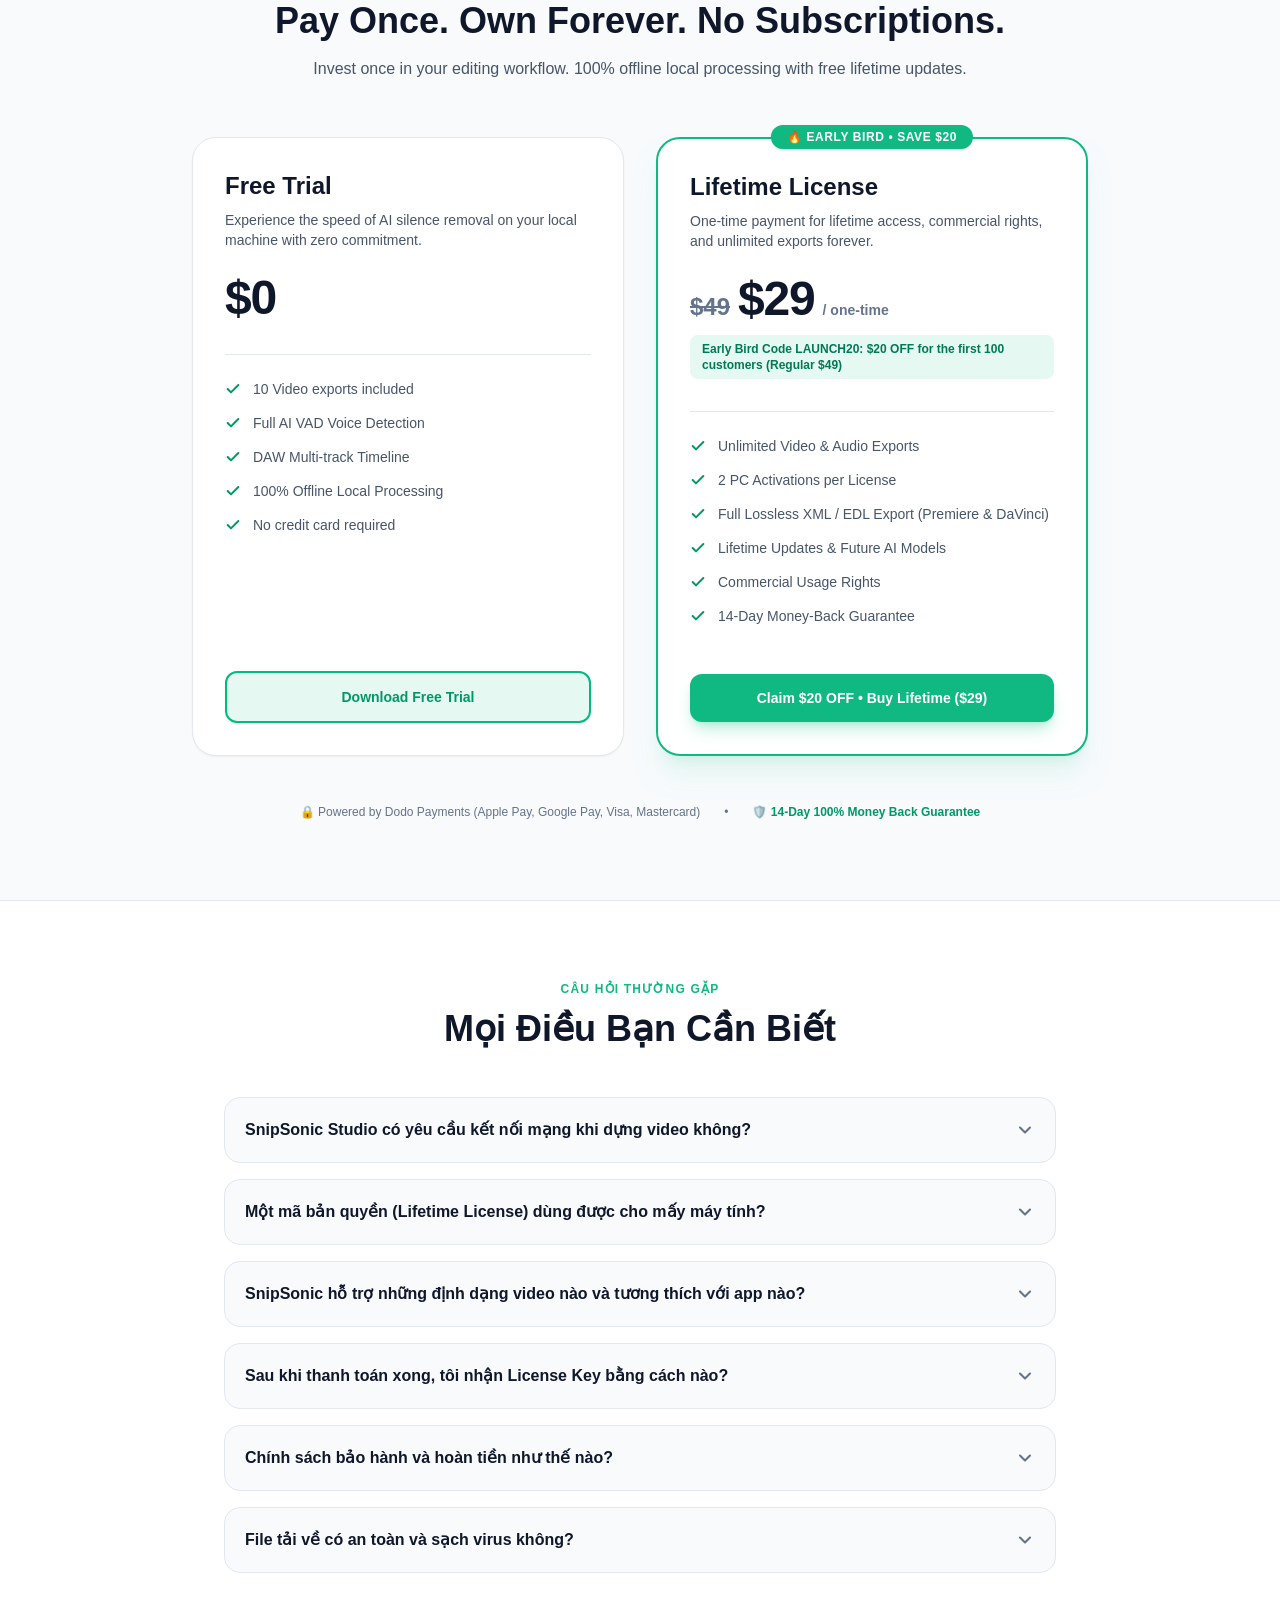
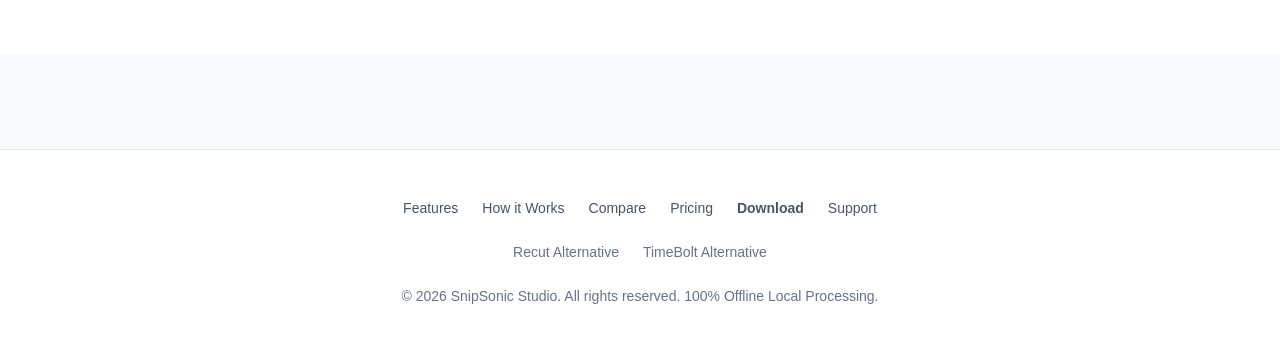
<file: vi/index.html>
<!DOCTYPE html><html lang="en"> <head><meta charset="UTF-8"><meta name="viewport" content="width=device-width, initial-scale=1.0"><link rel="icon" type="image/svg+xml" href="/favicon.svg"><meta name="generator" content="Astro v5.18.2"><title>SnipSonic Studio • Cut Silence. Edit 10x Faster with AI</title><meta name="description" content="Next-Gen AI desktop jumpcut editor. 100% offline local processing, ultra-fast silence removal, and lossless export for creators."><link rel="canonical" href="http://localhost:4321/vi/"><!-- OpenGraph Social Meta --><meta property="og:title" content="SnipSonic Studio • Cut Silence. Edit 10x Faster with AI"><meta property="og:description" content="Next-Gen AI desktop jumpcut editor. 100% offline local processing, ultra-fast silence removal, and lossless export for creators."><meta property="og:image" content="/assets/media/landing-preview.png"><meta property="og:type" content="website"><meta property="og:url" content="http://localhost:4321/vi/"><!-- Twitter Cards --><meta name="twitter:card" content="summary_large_image"><meta name="twitter:title" content="SnipSonic Studio • Cut Silence. Edit 10x Faster with AI"><meta name="twitter:description" content="Next-Gen AI desktop jumpcut editor. 100% offline local processing, ultra-fast silence removal, and lossless export for creators."><meta name="twitter:image" content="/assets/media/landing-preview.png"><!-- Structured Data JSON-LD for Google & AI Engines --><script type="application/ld+json">{"@context":"https://schema.org","@graph":[{"@type":"BreadcrumbList","@id":"http://localhost:4321/vi/#breadcrumb","itemListElement":[{"@type":"ListItem","position":1,"name":"SnipSonic Studio","item":"https://snipsonic-studio.github.io/"},{"@type":"ListItem","position":2,"name":"SnipSonic Studio","item":"http://localhost:4321/vi/"}]},{"@type":"SoftwareApplication","name":"SnipSonic Studio","applicationCategory":"MultimediaApplication","operatingSystem":"Web, Windows 10, Windows 11","description":"Next-Gen AI desktop jumpcut editor. 100% offline local processing, ultra-fast silence removal, and lossless export for creators.","offers":[{"@type":"Offer","name":"SnipSonic Web Lite","price":"0","priceCurrency":"USD","availability":"https://schema.org/InStock"},{"@type":"Offer","name":"SnipSonic Studio Desktop Lifetime","price":"29","priceCurrency":"USD","availability":"https://schema.org/InStock"}]}]}</script><!-- Preload Real App Screenshot --><link rel="preload" as="image" href="/assets/media/real-app-frame.png"><link rel="stylesheet" href="/_astro/recut-alternative.Cf4Dp0k-.css"></head> <body class="min-h-screen bg-[var(--color-surface-base)] text-[var(--color-text-primary)] antialiased"> <!-- Header Navigation --> <header class="sticky top-0 z-50 w-full border-b border-[var(--color-border-subtle)] bg-[rgba(248,250,252,0.88)] backdrop-blur-md"> <div class="mx-auto flex h-16 max-w-7xl items-center justify-between px-4 sm:px-6 lg:px-8"> <!-- Logo --> <a href="/" class="flex items-center gap-2.5 transition hover:opacity-90"> <div class="flex h-9 w-9 items-center justify-center rounded-xl bg-[var(--color-accent-emerald)] shadow-sm shadow-emerald-500/20"> <svg class="h-5 w-5 text-white" viewBox="0 0 24 24" fill="none" stroke="currentColor" stroke-width="2.5" stroke-linecap="round" stroke-linejoin="round"> <path d="M2 10v4"></path> <path d="M6 6v12"></path> <path d="M10 3v18"></path> <path d="M14 8v8"></path> <path d="M18 5v14"></path> <path d="M22 10v4"></path> </svg> </div> <span class="text-lg font-bold tracking-tight text-[var(--color-text-primary)]">
SnipSonic <span class="text-xs font-semibold uppercase tracking-wider text-[var(--color-accent-emerald)]">Studio</span> </span> </a> <!-- Desktop Navigation Links --> <nav class="hidden md:flex items-center gap-7 text-sm font-medium text-[var(--color-text-secondary)]"> <a href="/#features" class="transition hover:text-[var(--color-text-primary)]">Features</a> <a href="/#how-it-works" class="transition hover:text-[var(--color-text-primary)]">How it Works</a> <a href="/#compare" class="transition hover:text-[var(--color-text-primary)]">Compare</a> <a href="/editor" class="flex items-center gap-1.5 text-emerald-600 font-bold transition hover:text-emerald-500"> <span>Web Editor</span> <span class="rounded bg-emerald-500/15 px-1.5 py-0.5 text-[10px] font-bold text-emerald-600">FREE</span> </a> <a href="/download" class="transition hover:text-emerald-600 font-semibold">Download</a> <a href="/support" class="transition hover:text-[var(--color-text-primary)] font-semibold text-emerald-600">Support</a> </nav> <!-- Right Side CTA --> <div class="flex items-center gap-3"> <!-- Download Free CTA --> <a href="/download" class="hidden sm:inline-flex items-center justify-center rounded-xl bg-[var(--color-accent-emerald)] px-4 py-2 text-sm font-semibold text-white shadow-sm shadow-emerald-500/25 transition hover:bg-[var(--color-accent-hover)] active:scale-98">
Download Free
</a> </div> </div> </header> <!-- Main Content --> <main>  <section class="relative overflow-hidden pt-12 pb-20 md:pt-16 md:pb-28"> <!-- Subtle Ambient Glow --> <div class="pointer-events-none absolute left-1/2 top-1/4 -translate-x-1/2 -translate-y-1/2 h-[450px] w-[800px] rounded-full bg-emerald-500/15 blur-[120px]"></div> <div class="relative mx-auto max-w-7xl px-4 text-center sm:px-6 lg:px-8"> <!-- Version Pill --> <div class="inline-flex items-center gap-2 rounded-full border border-[var(--color-border-subtle)] bg-[var(--color-surface-card)] px-3.5 py-1.5 shadow-xs transition hover:border-[var(--color-border-strong)]"> <span class="rounded-full bg-[var(--color-accent-emerald)] px-2 py-0.5 text-[11px] font-bold text-white uppercase tracking-wider"> v2026.2.4 </span> <span class="text-xs font-medium text-[var(--color-text-secondary)]"> Next-Gen AI Jumpcut Studio </span> </div> <!-- Main Headline --> <h1 class="mt-6 text-4xl font-extrabold tracking-tight text-[var(--color-text-primary)] sm:text-5xl md:text-6xl max-w-4xl mx-auto leading-tight sm:leading-tight"> Cut Silence. Edit  <span class="bg-gradient-to-r from-emerald-600 to-teal-500 bg-clip-text text-transparent"> 10x Faster </span>  with Local AI </h1> <!-- Subtitles --> <p class="mt-5 text-lg sm:text-xl text-[var(--color-text-secondary)] max-w-2xl mx-auto font-normal"> The local desktop AI studio that automatically removes pauses, hesitations, and dead air. </p> <p class="mt-2 text-sm text-[var(--color-text-muted)] max-w-xl mx-auto"> 100% Offline Privacy • 50x Realtime Scan • Lossless XML/EDL Export to Premiere &amp; DaVinci </p> <!-- Action CTA Buttons --> <div class="mt-8 flex flex-col sm:flex-row items-center justify-center gap-4"> <!-- Primary: Download Free Trial --> <a href="/download" class="w-full sm:w-auto inline-flex items-center justify-center gap-2.5 rounded-xl bg-[var(--color-accent-emerald)] px-7 py-3.5 text-base font-bold text-white shadow-lg shadow-emerald-500/25 transition hover:bg-[var(--color-accent-hover)] active:scale-98"> <svg class="h-5 w-5" viewBox="0 0 24 24" fill="none" stroke="currentColor" stroke-width="2.5" stroke-linecap="round" stroke-linejoin="round"> <path d="M21 15v4a2 2 0 0 1-2 2H5a2 2 0 0 1-2-2v-4"></path> <polyline points="7 10 12 15 17 10"></polyline> <line x1="12" y1="15" x2="12" y2="3"></line> </svg> Download Free Trial </a> <!-- Secondary: Buy Lifetime Pro / Pricing --> <a href="#pricing" class="w-full sm:w-auto inline-flex items-center justify-center gap-2 rounded-xl border border-[var(--color-border-strong)] bg-[var(--color-surface-card)] px-6 py-3.5 text-base font-bold text-[var(--color-text-primary)] shadow-xs transition hover:bg-[var(--color-surface-elevated)] hover:border-slate-400 active:scale-98"> <svg class="h-5 w-5 text-amber-500" viewBox="0 0 24 24" fill="none" stroke="currentColor" stroke-width="2.5" stroke-linecap="round" stroke-linejoin="round"> <polygon points="13 2 3 14 12 14 11 22 21 10 12 10 13 2"></polygon> </svg> Buy Lifetime ($29) </a> </div> <!-- Trust Badges Line --> <p class="mt-5 text-xs text-[var(--color-text-muted)] font-medium"> Verified Clean (0/70 on VirusTotal) • 100% Local GPU/CPU • Windows 10/11 Ready </p> <!-- Floating Real Studio App Window Showcase with Interactive Tabs --> <div id="hero-showcase-container" class="mt-12 sm:mt-16 relative mx-auto max-w-6xl"> <!-- Top Segmented Pill Command Bar --> <div class="mb-5 grid grid-cols-1 sm:grid-cols-3 gap-2.5 max-w-4xl mx-auto px-2"> <button type="button" class="showcase-tab-btn group relative flex items-center gap-3 rounded-2xl border p-3 text-left transition-all duration-200 cursor-pointer border-emerald-500/60 bg-white shadow-md shadow-emerald-500/10 active-tab" data-slide-index="0"> <span class="flex h-9 w-9 shrink-0 items-center justify-center rounded-xl bg-emerald-50 text-xs font-black text-emerald-600 border border-emerald-200/60 transition group-hover:scale-105"> 01 </span> <div class="min-w-0 flex-1"> <p class="text-xs sm:text-sm font-bold text-slate-900 truncate tracking-tight"> AI Silence Jumpcut </p> <p class="text-[11px] font-medium text-slate-500 truncate"> VAD 50x &amp; Auto Zoom </p> </div> <!-- Progress Bar Indicator for active slide --> <div class="progress-bar-track absolute bottom-0 left-3 right-3 h-[2.5px] overflow-hidden rounded-full bg-transparent"> <div class="progress-bar-fill h-full bg-emerald-500 transition-all w-full"></div> </div> </button><button type="button" class="showcase-tab-btn group relative flex items-center gap-3 rounded-2xl border p-3 text-left transition-all duration-200 cursor-pointer border-slate-200/80 bg-slate-50/70 hover:bg-white hover:border-slate-300" data-slide-index="1"> <span class="flex h-9 w-9 shrink-0 items-center justify-center rounded-xl bg-emerald-50 text-xs font-black text-emerald-600 border border-emerald-200/60 transition group-hover:scale-105"> 02 </span> <div class="min-w-0 flex-1"> <p class="text-xs sm:text-sm font-bold text-slate-900 truncate tracking-tight"> Text-Based Cut </p> <p class="text-[11px] font-medium text-slate-500 truncate"> Delete Fillers [um, uh] </p> </div> <!-- Progress Bar Indicator for active slide --> <div class="progress-bar-track absolute bottom-0 left-3 right-3 h-[2.5px] overflow-hidden rounded-full bg-transparent"> <div class="progress-bar-fill h-full bg-emerald-500 transition-all w-0"></div> </div> </button><button type="button" class="showcase-tab-btn group relative flex items-center gap-3 rounded-2xl border p-3 text-left transition-all duration-200 cursor-pointer border-slate-200/80 bg-slate-50/70 hover:bg-white hover:border-slate-300" data-slide-index="2"> <span class="flex h-9 w-9 shrink-0 items-center justify-center rounded-xl bg-emerald-50 text-xs font-black text-emerald-600 border border-emerald-200/60 transition group-hover:scale-105"> 03 </span> <div class="min-w-0 flex-1"> <p class="text-xs sm:text-sm font-bold text-slate-900 truncate tracking-tight"> Lossless &amp; NLE Sync </p> <p class="text-[11px] font-medium text-slate-500 truncate"> 50x Stream Copy &amp; XML </p> </div> <!-- Progress Bar Indicator for active slide --> <div class="progress-bar-track absolute bottom-0 left-3 right-3 h-[2.5px] overflow-hidden rounded-full bg-transparent"> <div class="progress-bar-fill h-full bg-emerald-500 transition-all w-0"></div> </div> </button> </div> <!-- App Window Mockup Frame with Floating Callouts --> <div class="group relative rounded-3xl border border-slate-200/90 bg-white p-2 sm:p-3 shadow-2xl shadow-slate-900/10"> <!-- Window Chrome / Titlebar --> <div class="flex items-center justify-between border-b border-slate-200/80 px-3.5 py-2.5 bg-slate-100/70 rounded-t-2xl mb-1 text-xs text-slate-500"> <div class="flex items-center gap-2"> <span class="h-3 w-3 rounded-full bg-red-400 inline-block shadow-xs"></span> <span class="h-3 w-3 rounded-full bg-amber-400 inline-block shadow-xs"></span> <span class="h-3 w-3 rounded-full bg-emerald-400 inline-block shadow-xs"></span> <span class="ml-2 font-semibold text-slate-700">SnipSonic Studio • Matte Silver Light v2026.1</span> </div> <div class="flex items-center gap-3"> <span id="current-slide-badge" class="hidden sm:inline-block px-2.5 py-0.5 rounded-full bg-emerald-500/10 text-emerald-700 font-semibold text-[11px]">
01 • AI Silence Jumpcut
</span> <span class="text-[11px] font-bold text-emerald-600 flex items-center gap-1.5"> <span class="h-2 w-2 rounded-full bg-emerald-500 animate-pulse"></span>
50x Realtime Active
</span> </div> </div> <!-- Stack of 3 App Window Screenshots --> <div class="relative overflow-hidden rounded-b-2xl border border-slate-200/80 bg-slate-900 aspect-[1360/850]"> <img src="/assets/media/hero-slide-1-vad.webp" alt="SnipSonic Studio - AI Silence Jumpcut &#38; Audio Controls" class="showcase-slide-img absolute inset-0 h-full w-full object-cover transition-all duration-300 ease-out opacity-100 scale-100 z-10" data-slide-index="0" loading="eager" decoding="sync"><img src="/assets/media/hero-slide-2-transcript.webp" alt="SnipSonic Studio - Text-Based Video Editing with Whisper Transcript" class="showcase-slide-img absolute inset-0 h-full w-full object-cover transition-all duration-300 ease-out opacity-0 scale-[0.99] pointer-events-none z-0" data-slide-index="1" loading="lazy" decoding="async"><img src="/assets/media/hero-slide-3-export.webp" alt="SnipSonic Studio - Lossless Render &#38; Premiere XML Export" class="showcase-slide-img absolute inset-0 h-full w-full object-cover transition-all duration-300 ease-out opacity-0 scale-[0.99] pointer-events-none z-0" data-slide-index="2" loading="lazy" decoding="async"> <!-- Dynamic Floating Callouts (Overlaid on the app window) --> <div id="callout-top-pill" class="absolute top-4 left-4 z-20 hidden sm:flex items-center gap-2 rounded-xl bg-white/95 px-3 py-1.5 shadow-lg shadow-slate-950/20 backdrop-blur-md border border-slate-200 transition-all duration-300"> <span class="font-bold text-xs text-emerald-700">⚡ Silero VAD 50x</span> <span class="h-3 w-px bg-slate-200"></span> <span class="text-[11px] font-medium text-slate-700">Automatically cuts 4.2s dead air</span> </div> <div id="callout-bottom-pill" class="absolute bottom-16 right-4 z-20 hidden md:flex items-center gap-2 rounded-xl bg-white/95 px-3 py-1.5 shadow-lg shadow-slate-950/20 backdrop-blur-md border border-slate-200 transition-all duration-300"> <span class="font-bold text-xs text-emerald-700">🎯 Dynamic Zoom 1.20x</span> <span class="h-3 w-px bg-slate-200"></span> <span class="text-[11px] font-medium text-slate-700">Face-Tracked Smart Punch-In</span> </div> </div> </div> </div> <script>(function(){const slides = [{"id":0,"tabNum":"01","tabTitle":"AI Silence Jumpcut","tabDesc":"VAD 50x & Auto Zoom","imgSrc":"/assets/media/hero-slide-1-vad.webp","alt":"SnipSonic Studio - AI Silence Jumpcut & Audio Controls","calloutTop":{"badge":"⚡ Silero VAD 50x","text":"Automatically cuts 4.2s dead air"},"calloutBottom":{"badge":"🎯 Dynamic Zoom 1.20x","text":"Face-Tracked Smart Punch-In"}},{"id":1,"tabNum":"02","tabTitle":"Text-Based Cut","tabDesc":"Delete Fillers [um, uh]","imgSrc":"/assets/media/hero-slide-2-transcript.webp","alt":"SnipSonic Studio - Text-Based Video Editing with Whisper Transcript","calloutTop":{"badge":"✂️ Text-Based Editing","text":"Cut hesitation words like editing text"},"calloutBottom":{"badge":"⏱️ Timeline Sync","text":"Real-time sync between text & video"}},{"id":2,"tabNum":"03","tabTitle":"Lossless & NLE Sync","tabDesc":"50x Stream Copy & XML","imgSrc":"/assets/media/hero-slide-3-export.webp","alt":"SnipSonic Studio - Lossless Render & Premiere XML Export","calloutTop":{"badge":"🚀 Lossless Stream Copy","text":"4K 60fps zero re-encoding (50x speed)"},"calloutBottom":{"badge":"🎬 NLE Project Handoff","text":"Export Premiere XML & DaVinci FCPXML"}}];

  (function () {
    const container = document.getElementById("hero-showcase-container");
    if (!container) return;

    const tabBtns = container.querySelectorAll(".showcase-tab-btn");
    const slideImgs = container.querySelectorAll(".showcase-slide-img");
    const badge = document.getElementById("current-slide-badge");
    const topPill = document.getElementById("callout-top-pill");
    const botPill = document.getElementById("callout-bottom-pill");

    let currentIndex = 0;
    let timer = null;
    let isPaused = false;
    const DURATION = 6000;

    function activateSlide(index) {
      currentIndex = index;
      const s = slides[index];

      // Update tabs
      tabBtns.forEach((btn, idx) => {
        const fill = btn.querySelector(".progress-bar-fill");
        if (idx === index) {
          btn.classList.add("border-emerald-500/60", "bg-white", "shadow-md", "shadow-emerald-500/10", "active-tab");
          btn.classList.remove("border-slate-200/80", "bg-slate-50/70");
          if (fill) fill.classList.replace("w-0", "w-full");
        } else {
          btn.classList.remove("border-emerald-500/60", "bg-white", "shadow-md", "shadow-emerald-500/10", "active-tab");
          btn.classList.add("border-slate-200/80", "bg-slate-50/70");
          if (fill) fill.classList.replace("w-full", "w-0");
        }
      });

      // Update images
      slideImgs.forEach((img, idx) => {
        if (idx === index) {
          img.classList.remove("opacity-0", "scale-[0.99]", "pointer-events-none", "z-0");
          img.classList.add("opacity-100", "scale-100", "z-10");
        } else {
          img.classList.remove("opacity-100", "scale-100", "z-10");
          img.classList.add("opacity-0", "scale-[0.99]", "pointer-events-none", "z-0");
        }
      });

      // Update titlebar badge
      if (badge) {
        badge.textContent = `${s.tabNum} • ${s.tabTitle}`;
      }

      // Update callouts
      if (topPill && s.calloutTop) {
        topPill.innerHTML = `
          <span class="font-bold text-xs text-emerald-700">${s.calloutTop.badge}</span>
          <span class="h-3 w-px bg-slate-200"></span>
          <span class="text-[11px] font-medium text-slate-700">${s.calloutTop.text}</span>
        `;
      }
      if (botPill && s.calloutBottom) {
        botPill.innerHTML = `
          <span class="font-bold text-xs text-emerald-700">${s.calloutBottom.badge}</span>
          <span class="h-3 w-px bg-slate-200"></span>
          <span class="text-[11px] font-medium text-slate-700">${s.calloutBottom.text}</span>
        `;
      }
    }

    function nextSlide() {
      if (!isPaused) {
        const next = (currentIndex + 1) % slides.length;
        activateSlide(next);
      }
    }

    function startTimer() {
      clearInterval(timer);
      timer = setInterval(nextSlide, DURATION);
    }

    // Tab button click
    tabBtns.forEach((btn) => {
      btn.addEventListener("click", () => {
        const idx = parseInt(btn.getAttribute("data-slide-index") || "0", 10);
        activateSlide(idx);
        startTimer();
      });
    });

    // Pause on hover
    container.addEventListener("mouseenter", () => { isPaused = true; });
    container.addEventListener("mouseleave", () => { isPaused = false; });

    // Keyboard navigation (ArrowLeft / ArrowRight)
    window.addEventListener("keydown", (e) => {
      if (e.key === "ArrowRight") {
        activateSlide((currentIndex + 1) % slides.length);
        startTimer();
      } else if (e.key === "ArrowLeft") {
        activateSlide((currentIndex - 1 + slides.length) % slides.length);
        startTimer();
      }
    });

    // Start auto loop
    startTimer();
  })();
})();</script> </div> </section> <section id="features" class="py-20 border-t border-[var(--color-border-subtle)] bg-[var(--color-surface-card)]"> <div class="mx-auto max-w-7xl px-4 sm:px-6 lg:px-8"> <div class="text-center max-w-3xl mx-auto"> <h2 class="text-xs font-bold tracking-widest text-[var(--color-accent-emerald)] uppercase"> VŨ KHÍ TỐI THƯỢNG </h2> <p class="mt-3 text-3xl sm:text-4xl font-extrabold text-[var(--color-text-primary)]"> Dựng Video Siêu Tốc Trong Tích Tắc </p> <p class="mt-4 text-base text-[var(--color-text-secondary)]"> Mọi thuật toán AI chạy 100% trên card đồ họa máy tính của bạn — không cần mạng, không giật lag, bảo mật tuyệt đối. </p> </div> <!-- Bento Grid Layout --> <div class="mt-16 grid grid-cols-1 md:grid-cols-3 gap-6"> <!-- Bento Item 1: VAD Silence Cutting (Span 2) --> <div class="md:col-span-2 rounded-2xl border border-[var(--color-border-subtle)] bg-[var(--color-surface-base)] p-8 transition hover:border-[var(--color-border-strong)]"> <div class="flex items-center gap-3"> <div class="flex h-10 w-10 items-center justify-center rounded-xl bg-emerald-500/10 text-emerald-600 font-bold">
⚡
</div> <h3 class="text-xl font-bold text-[var(--color-text-primary)]"> Cắt Khoảng Lặng Tự Động 50x Realtime </h3> </div> <p class="mt-3 text-sm text-[var(--color-text-secondary)] leading-relaxed"> Thuật toán VAD bóc tách giọng nói chính xác đến từng mili-giây, gọt sạch khoảng lặng ngắt quãng và từ đệm thừa (uh, um, à, ờ) chỉ trong 3 giây xử lý. </p> <div class="mt-6 rounded-xl border border-[var(--color-border-subtle)] bg-white p-4 font-mono text-xs text-[var(--color-text-secondary)] flex items-center justify-between"> <span class="text-emerald-600 font-semibold">● 10-Min Video Processed in 4.2s</span> <span class="text-slate-400">Silero VAD + WebRTC Engine</span> </div> </div> <!-- Bento Item 2: 100% Offline Privacy (Span 1) --> <div class="rounded-2xl border border-[var(--color-border-subtle)] bg-[var(--color-surface-base)] p-8 transition hover:border-[var(--color-border-strong)]"> <div class="flex items-center gap-3"> <div class="flex h-10 w-10 items-center justify-center rounded-xl bg-emerald-500/10 text-emerald-600 font-bold">
🔒
</div> <h3 class="text-xl font-bold text-[var(--color-text-primary)]"> 100% Bảo Mật Offline </h3> </div> <p class="mt-3 text-sm text-[var(--color-text-secondary)] leading-relaxed"> Dữ liệu video và âm thanh không bao giờ rời khỏi máy tính. Không lo lộ bí mật sản phẩm hay clip chưa phát hành. </p> </div> <!-- Bento Item 3: Multi-Track DAW Timeline (Span 1) --> <div class="rounded-2xl border border-[var(--color-border-subtle)] bg-[var(--color-surface-base)] p-8 transition hover:border-[var(--color-border-strong)]"> <div class="flex items-center gap-3"> <div class="flex h-10 w-10 items-center justify-center rounded-xl bg-emerald-500/10 text-emerald-600 font-bold">
🎛️
</div> <h3 class="text-xl font-bold text-[var(--color-text-primary)]"> Timeline Đa Track Chuẩn DAW </h3> </div> <p class="mt-3 text-sm text-[var(--color-text-secondary)] leading-relaxed"> Thanh dòng thời gian chuyên nghiệp phân màu trực quan: vùng xanh giữ lại, vùng đỏ cắt bỏ, hỗ trợ phụ đề và nhạc nền BGM. </p> </div> <!-- Bento Item 4: Lossless XML/EDL Export (Span 2) --> <div class="md:col-span-2 rounded-2xl border border-[var(--color-border-subtle)] bg-[var(--color-surface-base)] p-8 transition hover:border-[var(--color-border-strong)]"> <div class="flex items-center gap-3"> <div class="flex h-10 w-10 items-center justify-center rounded-xl bg-emerald-500/10 text-emerald-600 font-bold">
🚀
</div> <h3 class="text-xl font-bold text-[var(--color-text-primary)]"> Xuất Video Lossless hoặc Đồng Bộ NLE </h3> </div> <p class="mt-3 text-sm text-[var(--color-text-secondary)] leading-relaxed"> Xuất video trực tiếp với chất lượng nguyên bản 4K/60fps siêu nhẹ, hoặc xuất file XML / EDL mở ngay trên Adobe Premiere Pro, DaVinci Resolve và Final Cut Pro. </p> </div> </div> </div> </section> <section id="compare" class="py-16 bg-[var(--color-surface-card)]"> <div class="mx-auto max-w-7xl px-4 sm:px-6 lg:px-8"> <div class="text-center mb-12"> <h2 class="text-3xl font-bold tracking-tight text-[var(--color-text-primary)] sm:text-4xl"> Vì Sao Creator Chọn SnipSonic Studio </h2> <p class="mt-4 text-lg text-[var(--color-text-secondary)]"> Trình dựng AI offline duy nhất cắt cả khoảng lặng VÀ từ đệm chỉ với $29 một lần — không thuê bao, không tải lên đám mây. </p> </div> <div class="overflow-x-auto"> <table class="w-full border-collapse"> <thead> <tr class="bg-[var(--color-surface-base)]"> <th class="p-4 text-left text-sm font-semibold text-[var(--color-text-secondary)]"></th> <th class="p-4 text-left text-sm font-semibold text-[var(--color-text-primary)]">SnipSonic Studio</th> <th class="p-4 text-left text-sm font-semibold text-[var(--color-text-primary)]">Recut</th> <th class="p-4 text-left text-sm font-semibold text-[var(--color-text-primary)]">TimeBolt</th> <th class="p-4 text-left text-sm font-semibold text-[var(--color-text-primary)]">Descript</th> </tr> </thead> <tbody> <tr class="border-t border-[var(--color-border-subtle)]"> <td class="p-4 text-sm font-medium text-[var(--color-text-secondary)]">Price</td> <td class="p-4 text-sm text-[var(--color-text-primary)]">$29 Lifetime / One-Time</td> <td class="p-4 text-sm text-[var(--color-text-primary)]">$99 One-Time</td> <td class="p-4 text-sm text-[var(--color-text-primary)]">$97/year Subscription or $247 Lifetime</td> <td class="p-4 text-sm text-[var(--color-text-primary)]">$144–$288/year Subscription</td> </tr> <tr class="border-t border-[var(--color-border-subtle)]"> <td class="p-4 text-sm font-medium text-[var(--color-text-secondary)]">AI Features</td> <td class="p-4 text-sm text-[var(--color-text-primary)]">100% Offline Local AI • Silence + Filler Words Removal</td> <td class="p-4 text-sm text-[var(--color-text-primary)]">Silence Only (No Filler Word AI)</td> <td class="p-4 text-sm text-[var(--color-text-primary)]">Heavy Installer • Paid Add-ons for Umcheck</td> <td class="p-4 text-sm text-[var(--color-text-primary)]">Cloud Upload Required (Privacy Risk & Slow Upload) • Heavy Electron App</td> </tr> <tr class="border-t border-[var(--color-border-subtle)]"> <td class="p-4 text-sm font-medium text-[var(--color-text-secondary)]">Export Formats</td> <td class="p-4 text-sm text-[var(--color-text-primary)]">Lossless XML/EDL Export to Premiere, DaVinci Resolve & FCPX</td> <td class="p-4 text-sm text-[var(--color-text-primary)]">XML Export</td> <td class="p-4 text-sm text-[var(--color-text-primary)]">Limited Export Options</td> <td class="p-4 text-sm text-[var(--color-text-primary)]">Limited Export Options</td> </tr> <tr class="border-t border-[var(--color-border-subtle)]"> <td class="p-4 text-sm font-medium text-[var(--color-text-secondary)]">Activations</td> <td class="p-4 text-sm text-[var(--color-text-primary)]">2 PCs included</td> <td class="p-4 text-sm text-[var(--color-text-primary)]">Single PC</td> <td class="p-4 text-sm text-[var(--color-text-primary)]">Single PC</td> <td class="p-4 text-sm text-[var(--color-text-primary)]">Single PC</td> </tr> </tbody> </table> </div> <div class="mt-12 flex flex-col sm:flex-row justify-center gap-4"> <a href="/compare/recut-alternative" class="inline-flex items-center justify-center rounded-xl bg-[var(--color-surface-base)] px-6 py-3 text-sm font-medium text-[var(--color-text-primary)] shadow-sm transition hover:bg-[var(--color-surface-hover)]"> SnipSonic vs Recut → </a> <a href="/compare/timebolt-alternative" class="inline-flex items-center justify-center rounded-xl bg-[var(--color-surface-base)] px-6 py-3 text-sm font-medium text-[var(--color-text-primary)] shadow-sm transition hover:bg-[var(--color-surface-hover)]"> SnipSonic vs TimeBolt → </a> <a href="https://checkout.dodopayments.com/buy/pdt_0NrELb9Xh9IORABrGGF7P?quantity=1&discount=LAUNCH20" class="dodopayments-button inline-flex items-center justify-center rounded-xl bg-[var(--color-accent-emerald)] px-6 py-3 text-sm font-medium text-white shadow-sm transition hover:bg-[var(--color-accent-hover)]"> Mua Trọn Đời $29 </a> </div> </div> </section> <section id="pricing" class="py-20 border-t border-[var(--color-border-subtle)] bg-[var(--color-surface-base)]"> <div class="mx-auto max-w-7xl px-4 sm:px-6 lg:px-8"> <div class="text-center max-w-3xl mx-auto"> <h2 class="text-xs font-bold tracking-widest text-[var(--color-accent-emerald)] uppercase">
TRANSPARENT PRICING
</h2> <p class="mt-3 text-3xl sm:text-4xl font-extrabold text-[var(--color-text-primary)]">
Pay Once. Own Forever. No Subscriptions.
</p> <p class="mt-4 text-base text-[var(--color-text-secondary)]">
Invest once in your editing workflow. 100% offline local processing with free lifetime updates.
</p> </div> <!-- Pricing Cards Grid --> <div class="mt-14 grid grid-cols-1 md:grid-cols-2 gap-8 max-w-4xl mx-auto items-stretch"> <div class="relative rounded-3xl p-8 flex flex-col justify-between transition-all duration-300 border border-[var(--color-border-subtle)] bg-[var(--color-surface-card)] shadow-xs hover:border-[var(--color-border-strong)]">  <div> <!-- Tier Header --> <div class="flex items-center justify-between"> <h3 class="text-2xl font-bold text-[var(--color-text-primary)]">Free Trial</h3> </div> <p class="mt-2 text-sm text-[var(--color-text-secondary)]">Experience the speed of AI silence removal on your local machine with zero commitment.</p> <!-- Price --> <div class="mt-6 flex items-baseline gap-2">  <span class="text-5xl font-extrabold tracking-tight text-[var(--color-text-primary)]">
$0 </span> <span class="text-sm font-semibold text-[var(--color-text-muted)]">  </span> </div>  <!-- Features List --> <ul class="mt-8 space-y-3.5 border-t border-[var(--color-border-subtle)] pt-6 text-sm text-[var(--color-text-secondary)]"> <li class="flex items-center gap-3"> <svg class="h-4 w-4 shrink-0 text-emerald-600" viewBox="0 0 24 24" fill="none" stroke="currentColor" stroke-width="3" stroke-linecap="round" stroke-linejoin="round"> <polyline points="20 6 9 17 4 12"></polyline> </svg> <span>10 Video exports included</span> </li><li class="flex items-center gap-3"> <svg class="h-4 w-4 shrink-0 text-emerald-600" viewBox="0 0 24 24" fill="none" stroke="currentColor" stroke-width="3" stroke-linecap="round" stroke-linejoin="round"> <polyline points="20 6 9 17 4 12"></polyline> </svg> <span>Full AI VAD Voice Detection</span> </li><li class="flex items-center gap-3"> <svg class="h-4 w-4 shrink-0 text-emerald-600" viewBox="0 0 24 24" fill="none" stroke="currentColor" stroke-width="3" stroke-linecap="round" stroke-linejoin="round"> <polyline points="20 6 9 17 4 12"></polyline> </svg> <span>DAW Multi-track Timeline</span> </li><li class="flex items-center gap-3"> <svg class="h-4 w-4 shrink-0 text-emerald-600" viewBox="0 0 24 24" fill="none" stroke="currentColor" stroke-width="3" stroke-linecap="round" stroke-linejoin="round"> <polyline points="20 6 9 17 4 12"></polyline> </svg> <span>100% Offline Local Processing</span> </li><li class="flex items-center gap-3"> <svg class="h-4 w-4 shrink-0 text-emerald-600" viewBox="0 0 24 24" fill="none" stroke="currentColor" stroke-width="3" stroke-linecap="round" stroke-linejoin="round"> <polyline points="20 6 9 17 4 12"></polyline> </svg> <span>No credit card required</span> </li> </ul> </div> <!-- CTA Button --> <div class="mt-8 pt-4"> <a href="/download" class="w-full inline-flex items-center justify-center rounded-xl border-2 border-emerald-500 bg-emerald-500/10 py-3.5 text-sm font-bold text-emerald-600 shadow-xs transition hover:bg-emerald-500 hover:text-white"> Download Free Trial </a> </div> </div><div class="relative rounded-3xl p-8 flex flex-col justify-between transition-all duration-300 border-2 border-[var(--color-accent-emerald)] bg-[var(--color-surface-card)] shadow-xl shadow-emerald-500/10"> <div class="absolute -top-3.5 left-1/2 -translate-x-1/2 rounded-full bg-[var(--color-accent-emerald)] px-4 py-1 text-xs font-bold uppercase tracking-wider text-white shadow-sm"> 🔥 Early Bird • Save $20 </div> <div> <!-- Tier Header --> <div class="flex items-center justify-between"> <h3 class="text-2xl font-bold text-[var(--color-text-primary)]">Lifetime License</h3> </div> <p class="mt-2 text-sm text-[var(--color-text-secondary)]">One-time payment for lifetime access, commercial rights, and unlimited exports forever.</p> <!-- Price --> <div class="mt-6 flex items-baseline gap-2"> <span class="text-2xl font-bold text-[var(--color-text-muted)] line-through">
$49 </span> <span class="text-5xl font-extrabold tracking-tight text-[var(--color-text-primary)]">
$29 </span> <span class="text-sm font-semibold text-[var(--color-text-muted)]">  / one-time </span> </div> <div class="mt-3 inline-flex items-center gap-1.5 rounded-lg bg-emerald-500/10 px-3 py-1.5 text-xs font-semibold text-emerald-700"> <span>Early Bird Code LAUNCH20: $20 OFF for the first 100 customers (Regular $49)</span> </div> <!-- Features List --> <ul class="mt-8 space-y-3.5 border-t border-[var(--color-border-subtle)] pt-6 text-sm text-[var(--color-text-secondary)]"> <li class="flex items-center gap-3"> <svg class="h-4 w-4 shrink-0 text-emerald-600" viewBox="0 0 24 24" fill="none" stroke="currentColor" stroke-width="3" stroke-linecap="round" stroke-linejoin="round"> <polyline points="20 6 9 17 4 12"></polyline> </svg> <span>Unlimited Video &amp; Audio Exports</span> </li><li class="flex items-center gap-3"> <svg class="h-4 w-4 shrink-0 text-emerald-600" viewBox="0 0 24 24" fill="none" stroke="currentColor" stroke-width="3" stroke-linecap="round" stroke-linejoin="round"> <polyline points="20 6 9 17 4 12"></polyline> </svg> <span>2 PC Activations per License</span> </li><li class="flex items-center gap-3"> <svg class="h-4 w-4 shrink-0 text-emerald-600" viewBox="0 0 24 24" fill="none" stroke="currentColor" stroke-width="3" stroke-linecap="round" stroke-linejoin="round"> <polyline points="20 6 9 17 4 12"></polyline> </svg> <span>Full Lossless XML / EDL Export (Premiere &amp; DaVinci)</span> </li><li class="flex items-center gap-3"> <svg class="h-4 w-4 shrink-0 text-emerald-600" viewBox="0 0 24 24" fill="none" stroke="currentColor" stroke-width="3" stroke-linecap="round" stroke-linejoin="round"> <polyline points="20 6 9 17 4 12"></polyline> </svg> <span>Lifetime Updates &amp; Future AI Models</span> </li><li class="flex items-center gap-3"> <svg class="h-4 w-4 shrink-0 text-emerald-600" viewBox="0 0 24 24" fill="none" stroke="currentColor" stroke-width="3" stroke-linecap="round" stroke-linejoin="round"> <polyline points="20 6 9 17 4 12"></polyline> </svg> <span>Commercial Usage Rights</span> </li><li class="flex items-center gap-3"> <svg class="h-4 w-4 shrink-0 text-emerald-600" viewBox="0 0 24 24" fill="none" stroke="currentColor" stroke-width="3" stroke-linecap="round" stroke-linejoin="round"> <polyline points="20 6 9 17 4 12"></polyline> </svg> <span>14-Day Money-Back Guarantee</span> </li> </ul> </div> <!-- CTA Button --> <div class="mt-8 pt-4"> <a href="https://checkout.dodopayments.com/buy/pdt_0NrELb9Xh9IORABrGGF7P?quantity=1&discount=LAUNCH20" class="dodopayments-button w-full inline-flex items-center justify-center rounded-xl bg-[var(--color-accent-emerald)] py-3.5 text-sm font-bold text-white shadow-lg shadow-emerald-500/25 transition hover:bg-[var(--color-accent-hover)] active:scale-98"> Claim $20 OFF • Buy Lifetime ($29) </a> </div> </div> </div> <!-- Trust Badges Under Pricing --> <div class="mt-12 text-center text-xs text-[var(--color-text-muted)] flex items-center justify-center gap-6"> <span class="flex items-center gap-1.5">
🔒 Powered by Dodo Payments (Apple Pay, Google Pay, Visa, Mastercard)
</span> <span>•</span> <span class="flex items-center gap-1.5 font-semibold text-emerald-600">
🛡️ 14-Day 100% Money Back Guarantee
</span> </div> </div> </section> <section id="faq" class="py-20 border-t border-[var(--color-border-subtle)] bg-[var(--color-surface-card)]"> <div class="mx-auto max-w-4xl px-4 sm:px-6 lg:px-8"> <div class="text-center"> <h2 class="text-xs font-bold tracking-widest text-[var(--color-accent-emerald)] uppercase"> CÂU HỎI THƯỜNG GẶP </h2> <p class="mt-3 text-3xl sm:text-4xl font-extrabold text-[var(--color-text-primary)]"> Mọi Điều Bạn Cần Biết </p> </div> <!-- Zero-JS HTML5 Accordion List --> <div class="mt-12 space-y-4"> <details class="group rounded-2xl border border-[var(--color-border-subtle)] bg-[var(--color-surface-base)] p-5 transition duration-200 hover:border-[var(--color-border-strong)] [&_svg]:open:rotate-180"> <summary class="flex cursor-pointer list-none items-center justify-between text-base font-bold text-[var(--color-text-primary)] select-none"> <span>SnipSonic Studio có yêu cầu kết nối mạng khi dựng video không?</span> <svg class="h-5 w-5 shrink-0 text-[var(--color-text-muted)] transition duration-200" viewBox="0 0 24 24" fill="none" stroke="currentColor" stroke-width="2.5" stroke-linecap="round" stroke-linejoin="round"> <polyline points="6 9 12 15 18 9"></polyline> </svg> </summary> <p class="mt-3.5 text-sm text-[var(--color-text-secondary)] leading-relaxed border-t border-[var(--color-border-subtle)] pt-3.5"> Hoàn toàn KHÔNG. Mọi thuật toán AI VAD, bóc tách giọng nói và cắt ghép đều chạy 100% trên phần cứng máy tính của bạn (GPU/CPU). Video của bạn không bao giờ bị tải lên bất kỳ đám mây nào. </p> </details><details class="group rounded-2xl border border-[var(--color-border-subtle)] bg-[var(--color-surface-base)] p-5 transition duration-200 hover:border-[var(--color-border-strong)] [&_svg]:open:rotate-180"> <summary class="flex cursor-pointer list-none items-center justify-between text-base font-bold text-[var(--color-text-primary)] select-none"> <span>Một mã bản quyền (Lifetime License) dùng được cho mấy máy tính?</span> <svg class="h-5 w-5 shrink-0 text-[var(--color-text-muted)] transition duration-200" viewBox="0 0 24 24" fill="none" stroke="currentColor" stroke-width="2.5" stroke-linecap="round" stroke-linejoin="round"> <polyline points="6 9 12 15 18 9"></polyline> </svg> </summary> <p class="mt-3.5 text-sm text-[var(--color-text-secondary)] leading-relaxed border-t border-[var(--color-border-subtle)] pt-3.5"> Mỗi License cho phép kích hoạt đồng thời trên 2 máy tính Windows (ví dụ: 1 máy bàn ở nhà và 1 laptop làm việc). Bạn có thể dễ dàng chuyển đổi license sang máy mới trong menu Settings. </p> </details><details class="group rounded-2xl border border-[var(--color-border-subtle)] bg-[var(--color-surface-base)] p-5 transition duration-200 hover:border-[var(--color-border-strong)] [&_svg]:open:rotate-180"> <summary class="flex cursor-pointer list-none items-center justify-between text-base font-bold text-[var(--color-text-primary)] select-none"> <span>SnipSonic hỗ trợ những định dạng video nào và tương thích với app nào?</span> <svg class="h-5 w-5 shrink-0 text-[var(--color-text-muted)] transition duration-200" viewBox="0 0 24 24" fill="none" stroke="currentColor" stroke-width="2.5" stroke-linecap="round" stroke-linejoin="round"> <polyline points="6 9 12 15 18 9"></polyline> </svg> </summary> <p class="mt-3.5 text-sm text-[var(--color-text-secondary)] leading-relaxed border-t border-[var(--color-border-subtle)] pt-3.5"> Hỗ trợ nhập mọi định dạng phổ biến: MP4, MOV, MKV, AVI, WAV, MP3, AAC. Bạn có thể xuất trực tiếp video hoàn chỉnh (Lossless), hoặc xuất file XML / EDL để mở ngay trên Adobe Premiere Pro, DaVinci Resolve và Final Cut Pro. </p> </details><details class="group rounded-2xl border border-[var(--color-border-subtle)] bg-[var(--color-surface-base)] p-5 transition duration-200 hover:border-[var(--color-border-strong)] [&_svg]:open:rotate-180"> <summary class="flex cursor-pointer list-none items-center justify-between text-base font-bold text-[var(--color-text-primary)] select-none"> <span>Sau khi thanh toán xong, tôi nhận License Key bằng cách nào?</span> <svg class="h-5 w-5 shrink-0 text-[var(--color-text-muted)] transition duration-200" viewBox="0 0 24 24" fill="none" stroke="currentColor" stroke-width="2.5" stroke-linecap="round" stroke-linejoin="round"> <polyline points="6 9 12 15 18 9"></polyline> </svg> </summary> <p class="mt-3.5 text-sm text-[var(--color-text-secondary)] leading-relaxed border-t border-[var(--color-border-subtle)] pt-3.5"> Hệ thống thanh toán quốc tế Dodo Payments sẽ tự động sinh License Key và gửi thẳng vào địa chỉ email của bạn chỉ sau vài giây kèm liên kết tải ứng dụng. </p> </details><details class="group rounded-2xl border border-[var(--color-border-subtle)] bg-[var(--color-surface-base)] p-5 transition duration-200 hover:border-[var(--color-border-strong)] [&_svg]:open:rotate-180"> <summary class="flex cursor-pointer list-none items-center justify-between text-base font-bold text-[var(--color-text-primary)] select-none"> <span>Chính sách bảo hành và hoàn tiền như thế nào?</span> <svg class="h-5 w-5 shrink-0 text-[var(--color-text-muted)] transition duration-200" viewBox="0 0 24 24" fill="none" stroke="currentColor" stroke-width="2.5" stroke-linecap="round" stroke-linejoin="round"> <polyline points="6 9 12 15 18 9"></polyline> </svg> </summary> <p class="mt-3.5 text-sm text-[var(--color-text-secondary)] leading-relaxed border-t border-[var(--color-border-subtle)] pt-3.5"> Chúng tôi áp dụng cam kết hoàn tiền 100% trong vòng 14 ngày nếu phần mềm không hoạt động đúng như mô tả hoặc bạn không hài lòng với trải nghiệm sử dụng. </p> </details><details class="group rounded-2xl border border-[var(--color-border-subtle)] bg-[var(--color-surface-base)] p-5 transition duration-200 hover:border-[var(--color-border-strong)] [&_svg]:open:rotate-180"> <summary class="flex cursor-pointer list-none items-center justify-between text-base font-bold text-[var(--color-text-primary)] select-none"> <span>File tải về có an toàn và sạch virus không?</span> <svg class="h-5 w-5 shrink-0 text-[var(--color-text-muted)] transition duration-200" viewBox="0 0 24 24" fill="none" stroke="currentColor" stroke-width="2.5" stroke-linecap="round" stroke-linejoin="round"> <polyline points="6 9 12 15 18 9"></polyline> </svg> </summary> <p class="mt-3.5 text-sm text-[var(--color-text-secondary)] leading-relaxed border-t border-[var(--color-border-subtle)] pt-3.5"> Phần mềm được đóng gói chính thức và đã được quét sạch 100% (0/70 cơ sở dữ liệu diệt virus) trên VirusTotal. Bạn có thể đối chiếu mã băm SHA-256 trên trang Download để yên tâm tuyệt đối. </p> </details> </div> </div> </section>  </main> <!-- Footer --> <footer class="mt-24 border-t border-[var(--color-border-subtle)] bg-[var(--color-surface-card)] py-12"> <div class="mx-auto max-w-7xl px-4 text-center sm:px-6 lg:px-8"> <div class="flex flex-wrap justify-center gap-6 text-sm font-medium text-[var(--color-text-secondary)] mb-6"> <a href="/#features" class="transition hover:text-[var(--color-text-primary)]">Features</a> <a href="/#how-it-works" class="transition hover:text-[var(--color-text-primary)]">How it Works</a> <a href="/#compare" class="transition hover:text-[var(--color-text-primary)]">Compare</a> <a href="/#pricing" class="transition hover:text-[var(--color-text-primary)]">Pricing</a> <a href="/download" class="transition hover:text-emerald-600 font-semibold">Download</a> <a href="/support" class="transition hover:text-[var(--color-text-primary)]">Support</a> </div> <div class="flex flex-wrap justify-center gap-6 text-sm font-medium text-[var(--color-text-muted)] mb-6"> <a href="/compare/recut-alternative" class="transition hover:text-[var(--color-text-primary)]">Recut Alternative</a> <a href="/compare/timebolt-alternative" class="transition hover:text-[var(--color-text-primary)]">TimeBolt Alternative</a> </div> <p class="text-sm text-[var(--color-text-muted)]">
© 2026 SnipSonic Studio. All rights reserved. 100% Offline Local Processing.
</p> </div> </footer> </body></html>
</file>
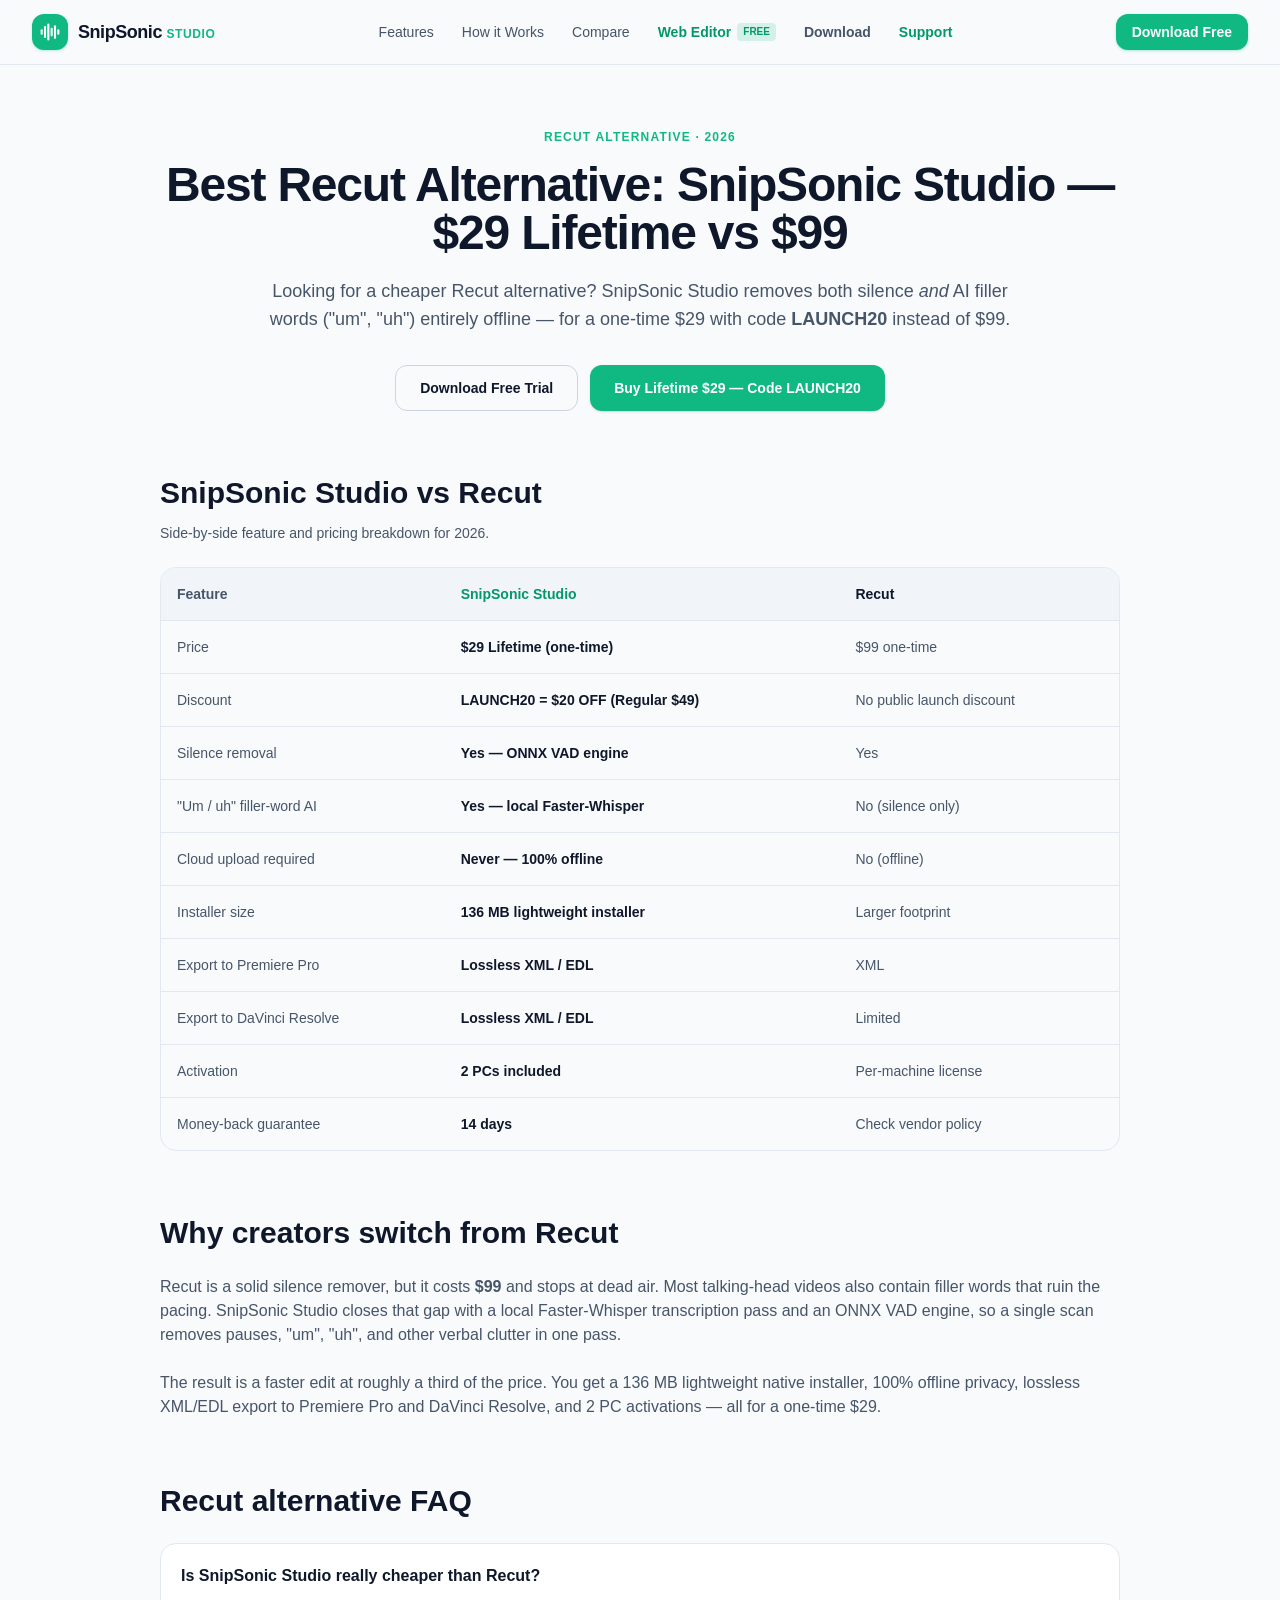
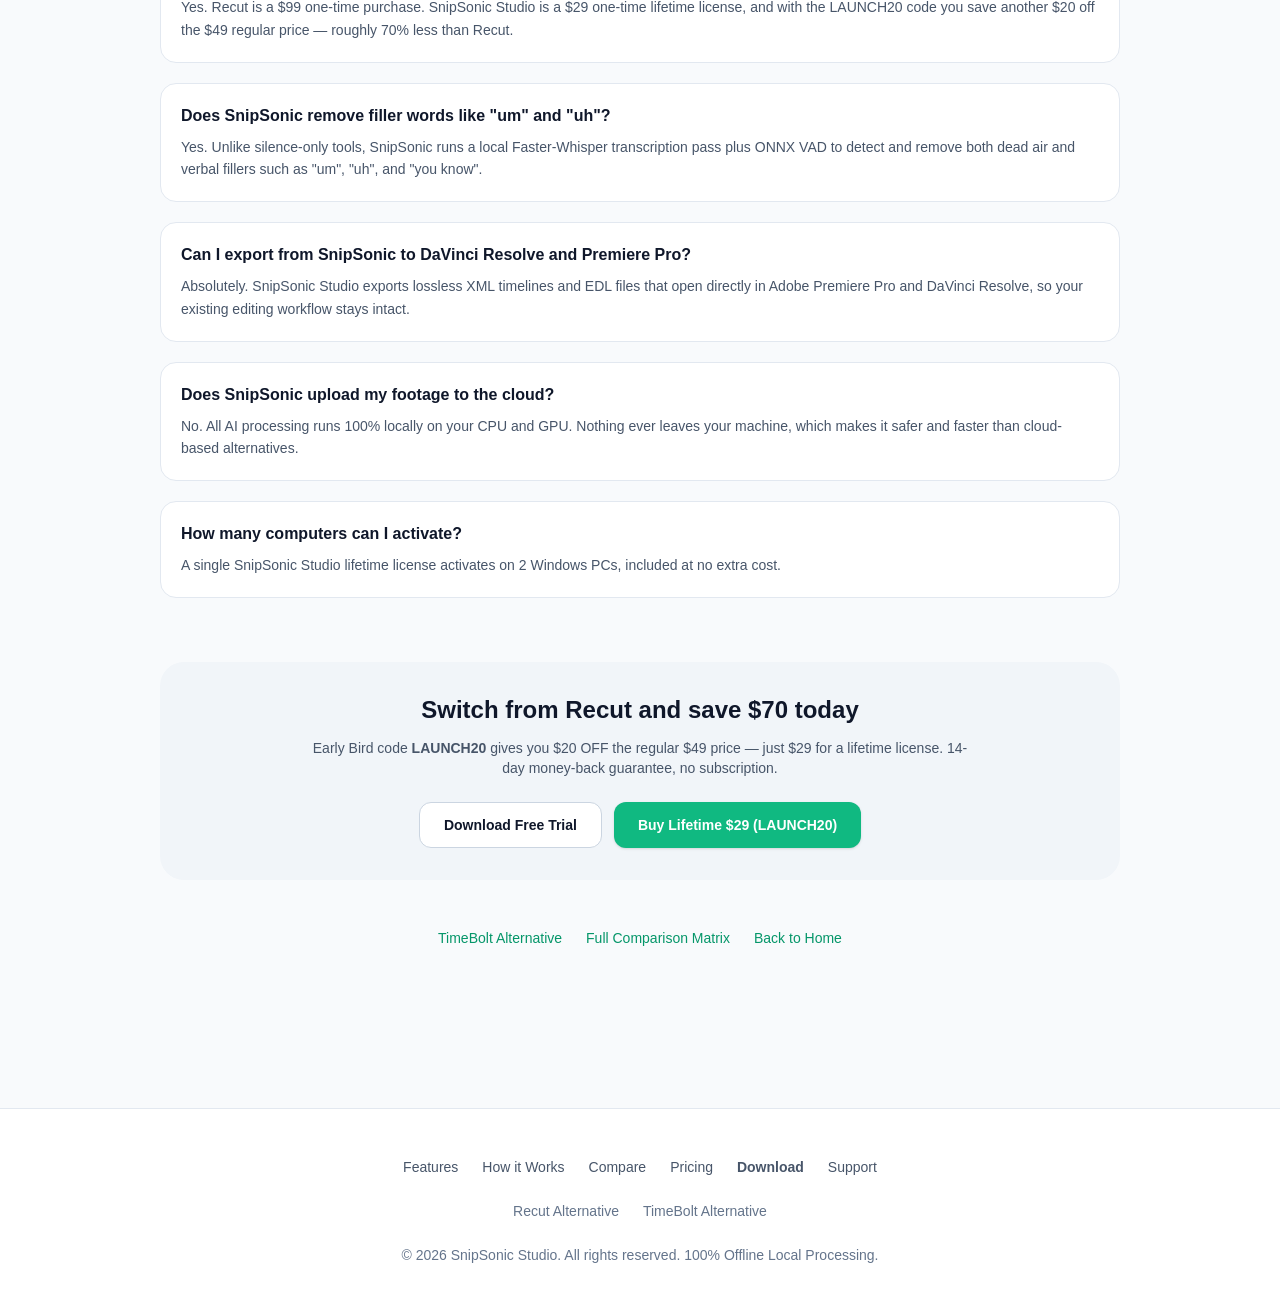
<file: compare/recut-alternative/index.html>
<!DOCTYPE html><html lang="en"> <head><meta charset="UTF-8"><meta name="viewport" content="width=device-width, initial-scale=1.0"><link rel="icon" type="image/svg+xml" href="/favicon.svg"><meta name="generator" content="Astro v5.18.2"><title>Best Recut Alternative (2026): SnipSonic Studio — $29 Lifetime vs $99</title><meta name="description" content="Looking for a Recut alternative? SnipSonic Studio costs $29 lifetime (code LAUNCH20) and removes silence AND AI filler words offline, exporting to DaVinci Resolve &#38; Premiere Pro. Compare features and pricing vs Recut."><link rel="canonical" href="http://localhost:4321/compare/recut-alternative/"><!-- OpenGraph Social Meta --><meta property="og:title" content="Best Recut Alternative (2026): SnipSonic Studio — $29 Lifetime vs $99"><meta property="og:description" content="Looking for a Recut alternative? SnipSonic Studio costs $29 lifetime (code LAUNCH20) and removes silence AND AI filler words offline, exporting to DaVinci Resolve &#38; Premiere Pro. Compare features and pricing vs Recut."><meta property="og:image" content="/assets/media/landing-preview.png"><meta property="og:type" content="website"><meta property="og:url" content="http://localhost:4321/compare/recut-alternative/"><!-- Twitter Cards --><meta name="twitter:card" content="summary_large_image"><meta name="twitter:title" content="Best Recut Alternative (2026): SnipSonic Studio — $29 Lifetime vs $99"><meta name="twitter:description" content="Looking for a Recut alternative? SnipSonic Studio costs $29 lifetime (code LAUNCH20) and removes silence AND AI filler words offline, exporting to DaVinci Resolve &#38; Premiere Pro. Compare features and pricing vs Recut."><meta name="twitter:image" content="/assets/media/landing-preview.png"><!-- Structured Data JSON-LD for Google & AI Engines --><script type="application/ld+json">{"@context":"https://schema.org","@graph":[{"@type":"BreadcrumbList","@id":"http://localhost:4321/compare/recut-alternative/#breadcrumb","itemListElement":[{"@type":"ListItem","position":1,"name":"SnipSonic Studio","item":"https://snipsonic-studio.github.io/"},{"@type":"ListItem","position":2,"name":"Best Recut Alternative (2026): SnipSonic Studio — $29 Lifetime vs $99","item":"http://localhost:4321/compare/recut-alternative/"}]},{"@type":"SoftwareApplication","name":"SnipSonic Studio","applicationCategory":"MultimediaApplication","operatingSystem":"Web, Windows 10, Windows 11","description":"Looking for a Recut alternative? SnipSonic Studio costs $29 lifetime (code LAUNCH20) and removes silence AND AI filler words offline, exporting to DaVinci Resolve & Premiere Pro. Compare features and pricing vs Recut.","offers":[{"@type":"Offer","name":"SnipSonic Web Lite","price":"0","priceCurrency":"USD","availability":"https://schema.org/InStock"},{"@type":"Offer","name":"SnipSonic Studio Desktop Lifetime","price":"29","priceCurrency":"USD","availability":"https://schema.org/InStock"}]}]}</script><!-- Preload Real App Screenshot --><link rel="preload" as="image" href="/assets/media/real-app-frame.png"><link rel="stylesheet" href="/_astro/recut-alternative.Cf4Dp0k-.css"></head> <body class="min-h-screen bg-[var(--color-surface-base)] text-[var(--color-text-primary)] antialiased"> <!-- Header Navigation --> <header class="sticky top-0 z-50 w-full border-b border-[var(--color-border-subtle)] bg-[rgba(248,250,252,0.88)] backdrop-blur-md"> <div class="mx-auto flex h-16 max-w-7xl items-center justify-between px-4 sm:px-6 lg:px-8"> <!-- Logo --> <a href="/" class="flex items-center gap-2.5 transition hover:opacity-90"> <div class="flex h-9 w-9 items-center justify-center rounded-xl bg-[var(--color-accent-emerald)] shadow-sm shadow-emerald-500/20"> <svg class="h-5 w-5 text-white" viewBox="0 0 24 24" fill="none" stroke="currentColor" stroke-width="2.5" stroke-linecap="round" stroke-linejoin="round"> <path d="M2 10v4"></path> <path d="M6 6v12"></path> <path d="M10 3v18"></path> <path d="M14 8v8"></path> <path d="M18 5v14"></path> <path d="M22 10v4"></path> </svg> </div> <span class="text-lg font-bold tracking-tight text-[var(--color-text-primary)]">
SnipSonic <span class="text-xs font-semibold uppercase tracking-wider text-[var(--color-accent-emerald)]">Studio</span> </span> </a> <!-- Desktop Navigation Links --> <nav class="hidden md:flex items-center gap-7 text-sm font-medium text-[var(--color-text-secondary)]"> <a href="/#features" class="transition hover:text-[var(--color-text-primary)]">Features</a> <a href="/#how-it-works" class="transition hover:text-[var(--color-text-primary)]">How it Works</a> <a href="/#compare" class="transition hover:text-[var(--color-text-primary)]">Compare</a> <a href="/editor" class="flex items-center gap-1.5 text-emerald-600 font-bold transition hover:text-emerald-500"> <span>Web Editor</span> <span class="rounded bg-emerald-500/15 px-1.5 py-0.5 text-[10px] font-bold text-emerald-600">FREE</span> </a> <a href="/download" class="transition hover:text-emerald-600 font-semibold">Download</a> <a href="/support" class="transition hover:text-[var(--color-text-primary)] font-semibold text-emerald-600">Support</a> </nav> <!-- Right Side CTA --> <div class="flex items-center gap-3"> <!-- Download Free CTA --> <a href="/download" class="hidden sm:inline-flex items-center justify-center rounded-xl bg-[var(--color-accent-emerald)] px-4 py-2 text-sm font-semibold text-white shadow-sm shadow-emerald-500/25 transition hover:bg-[var(--color-accent-hover)] active:scale-98">
Download Free
</a> </div> </div> </header> <!-- Main Content --> <main>  <script type="application/ld+json">{"@context":"https://schema.org","@type":"SoftwareApplication","name":"SnipSonic Studio","applicationCategory":"VideoApplication","operatingSystem":"Windows 10, Windows 11","description":"Looking for a Recut alternative? SnipSonic Studio costs $29 lifetime (code LAUNCH20) and removes silence AND AI filler words offline, exporting to DaVinci Resolve & Premiere Pro. Compare features and pricing vs Recut.","offers":{"@type":"Offer","price":"29","priceCurrency":"USD","url":"https://checkout.dodopayments.com/buy/pdt_0NrELb9Xh9IORABrGGF7P?quantity=1&discount=LAUNCH20","availability":"https://schema.org/InStock"},"aggregateRating":{"@type":"AggregateRating","ratingValue":"4.9","reviewCount":"127"}}</script> <script type="application/ld+json">{"@context":"https://schema.org","@type":"FAQPage","mainEntity":[{"@type":"Question","name":"Is SnipSonic Studio really cheaper than Recut?","acceptedAnswer":{"@type":"Answer","text":"Yes. Recut is a $99 one-time purchase. SnipSonic Studio is a $29 one-time lifetime license, and with the LAUNCH20 code you save another $20 off the $49 regular price — roughly 70% less than Recut."}},{"@type":"Question","name":"Does SnipSonic remove filler words like \"um\" and \"uh\"?","acceptedAnswer":{"@type":"Answer","text":"Yes. Unlike silence-only tools, SnipSonic runs a local Faster-Whisper transcription pass plus ONNX VAD to detect and remove both dead air and verbal fillers such as \"um\", \"uh\", and \"you know\"."}},{"@type":"Question","name":"Can I export from SnipSonic to DaVinci Resolve and Premiere Pro?","acceptedAnswer":{"@type":"Answer","text":"Absolutely. SnipSonic Studio exports lossless XML timelines and EDL files that open directly in Adobe Premiere Pro and DaVinci Resolve, so your existing editing workflow stays intact."}},{"@type":"Question","name":"Does SnipSonic upload my footage to the cloud?","acceptedAnswer":{"@type":"Answer","text":"No. All AI processing runs 100% locally on your CPU and GPU. Nothing ever leaves your machine, which makes it safer and faster than cloud-based alternatives."}},{"@type":"Question","name":"How many computers can I activate?","acceptedAnswer":{"@type":"Answer","text":"A single SnipSonic Studio lifetime license activates on 2 Windows PCs, included at no extra cost."}}]}</script> <article class="mx-auto max-w-5xl px-4 py-16 sm:px-6 lg:px-8"> <header class="text-center"> <p class="text-xs font-bold uppercase tracking-widest text-[var(--color-accent-emerald)]">Recut Alternative · 2026</p> <h1 class="mt-4 text-3xl font-extrabold tracking-tight text-[var(--color-text-primary)] sm:text-5xl">
Best Recut Alternative: SnipSonic Studio — $29 Lifetime vs $99
</h1> <p class="mx-auto mt-5 max-w-3xl text-lg text-[var(--color-text-secondary)]">
Looking for a cheaper Recut alternative? SnipSonic Studio removes both silence <em>and</em> AI filler words
        ("um", "uh") entirely offline — for a one-time $29 with code <strong>LAUNCH20</strong> instead of $99.
</p> <div class="mt-8 flex flex-col justify-center gap-3 sm:flex-row"> <a href="/download" class="inline-flex items-center justify-center rounded-xl border border-[var(--color-border-strong)] px-6 py-3 text-sm font-semibold text-[var(--color-text-primary)] transition hover:bg-[var(--color-surface-elevated)]">
Download Free Trial
</a> <a href="https://checkout.dodopayments.com/buy/pdt_0NrELb9Xh9IORABrGGF7P?quantity=1&discount=LAUNCH20" class="dodopayments-button inline-flex items-center justify-center rounded-xl bg-[var(--color-accent-emerald)] px-6 py-3 text-sm font-semibold text-white shadow-sm transition hover:bg-[var(--color-accent-hover)]">
Buy Lifetime $29 — Code LAUNCH20
</a> </div> </header> <section class="mt-16"> <h2 class="text-2xl font-bold text-[var(--color-text-primary)] sm:text-3xl">SnipSonic Studio vs Recut</h2> <p class="mt-3 text-sm text-[var(--color-text-secondary)]">Side-by-side feature and pricing breakdown for 2026.</p> <div class="mt-6 overflow-x-auto rounded-2xl border border-[var(--color-border-subtle)]"> <table class="w-full min-w-[640px] border-collapse text-left text-sm"> <thead class="bg-[var(--color-surface-elevated)]"> <tr> <th class="p-4 font-semibold text-[var(--color-text-secondary)]">Feature</th> <th class="p-4 font-bold text-[var(--color-accent-hover)]">SnipSonic Studio</th> <th class="p-4 font-semibold text-[var(--color-text-primary)]">Recut</th> </tr> </thead> <tbody> <tr class="border-t border-[var(--color-border-subtle)]"> <td class="p-4 font-medium text-[var(--color-text-secondary)]">Price</td> <td class="p-4 font-semibold text-[var(--color-text-primary)]">$29 Lifetime (one-time)</td> <td class="p-4 text-[var(--color-text-secondary)]">$99 one-time</td> </tr><tr class="border-t border-[var(--color-border-subtle)]"> <td class="p-4 font-medium text-[var(--color-text-secondary)]">Discount</td> <td class="p-4 font-semibold text-[var(--color-text-primary)]">LAUNCH20 = $20 OFF (Regular $49)</td> <td class="p-4 text-[var(--color-text-secondary)]">No public launch discount</td> </tr><tr class="border-t border-[var(--color-border-subtle)]"> <td class="p-4 font-medium text-[var(--color-text-secondary)]">Silence removal</td> <td class="p-4 font-semibold text-[var(--color-text-primary)]">Yes — ONNX VAD engine</td> <td class="p-4 text-[var(--color-text-secondary)]">Yes</td> </tr><tr class="border-t border-[var(--color-border-subtle)]"> <td class="p-4 font-medium text-[var(--color-text-secondary)]">&quot;Um / uh&quot; filler-word AI</td> <td class="p-4 font-semibold text-[var(--color-text-primary)]">Yes — local Faster-Whisper</td> <td class="p-4 text-[var(--color-text-secondary)]">No (silence only)</td> </tr><tr class="border-t border-[var(--color-border-subtle)]"> <td class="p-4 font-medium text-[var(--color-text-secondary)]">Cloud upload required</td> <td class="p-4 font-semibold text-[var(--color-text-primary)]">Never — 100% offline</td> <td class="p-4 text-[var(--color-text-secondary)]">No (offline)</td> </tr><tr class="border-t border-[var(--color-border-subtle)]"> <td class="p-4 font-medium text-[var(--color-text-secondary)]">Installer size</td> <td class="p-4 font-semibold text-[var(--color-text-primary)]">136 MB lightweight installer</td> <td class="p-4 text-[var(--color-text-secondary)]">Larger footprint</td> </tr><tr class="border-t border-[var(--color-border-subtle)]"> <td class="p-4 font-medium text-[var(--color-text-secondary)]">Export to Premiere Pro</td> <td class="p-4 font-semibold text-[var(--color-text-primary)]">Lossless XML / EDL</td> <td class="p-4 text-[var(--color-text-secondary)]">XML</td> </tr><tr class="border-t border-[var(--color-border-subtle)]"> <td class="p-4 font-medium text-[var(--color-text-secondary)]">Export to DaVinci Resolve</td> <td class="p-4 font-semibold text-[var(--color-text-primary)]">Lossless XML / EDL</td> <td class="p-4 text-[var(--color-text-secondary)]">Limited</td> </tr><tr class="border-t border-[var(--color-border-subtle)]"> <td class="p-4 font-medium text-[var(--color-text-secondary)]">Activation</td> <td class="p-4 font-semibold text-[var(--color-text-primary)]">2 PCs included</td> <td class="p-4 text-[var(--color-text-secondary)]">Per-machine license</td> </tr><tr class="border-t border-[var(--color-border-subtle)]"> <td class="p-4 font-medium text-[var(--color-text-secondary)]">Money-back guarantee</td> <td class="p-4 font-semibold text-[var(--color-text-primary)]">14 days</td> <td class="p-4 text-[var(--color-text-secondary)]">Check vendor policy</td> </tr> </tbody> </table> </div> </section> <section class="mt-16 space-y-6"> <h2 class="text-2xl font-bold text-[var(--color-text-primary)] sm:text-3xl">Why creators switch from Recut</h2> <p class="text-[var(--color-text-secondary)]">
Recut is a solid silence remover, but it costs <strong>$99</strong> and stops at dead air. Most talking-head
        videos also contain filler words that ruin the pacing. SnipSonic Studio closes that gap with a local
        Faster-Whisper transcription pass and an ONNX VAD engine, so a single scan removes pauses, "um", "uh", and
        other verbal clutter in one pass.
</p> <p class="text-[var(--color-text-secondary)]">
The result is a faster edit at roughly a third of the price. You get a 136 MB lightweight native installer,
        100% offline privacy, lossless XML/EDL export to Premiere Pro and DaVinci Resolve, and 2 PC activations —
        all for a one-time $29.
</p> </section> <section class="mt-16"> <h2 class="text-2xl font-bold text-[var(--color-text-primary)] sm:text-3xl">Recut alternative FAQ</h2> <div class="mt-6 space-y-5"> <div class="rounded-2xl border border-[var(--color-border-subtle)] bg-[var(--color-surface-card)] p-5"> <h3 class="text-base font-bold text-[var(--color-text-primary)]">Is SnipSonic Studio really cheaper than Recut?</h3> <p class="mt-2 text-sm leading-relaxed text-[var(--color-text-secondary)]">Yes. Recut is a $99 one-time purchase. SnipSonic Studio is a $29 one-time lifetime license, and with the LAUNCH20 code you save another $20 off the $49 regular price — roughly 70% less than Recut.</p> </div><div class="rounded-2xl border border-[var(--color-border-subtle)] bg-[var(--color-surface-card)] p-5"> <h3 class="text-base font-bold text-[var(--color-text-primary)]">Does SnipSonic remove filler words like &quot;um&quot; and &quot;uh&quot;?</h3> <p class="mt-2 text-sm leading-relaxed text-[var(--color-text-secondary)]">Yes. Unlike silence-only tools, SnipSonic runs a local Faster-Whisper transcription pass plus ONNX VAD to detect and remove both dead air and verbal fillers such as &quot;um&quot;, &quot;uh&quot;, and &quot;you know&quot;.</p> </div><div class="rounded-2xl border border-[var(--color-border-subtle)] bg-[var(--color-surface-card)] p-5"> <h3 class="text-base font-bold text-[var(--color-text-primary)]">Can I export from SnipSonic to DaVinci Resolve and Premiere Pro?</h3> <p class="mt-2 text-sm leading-relaxed text-[var(--color-text-secondary)]">Absolutely. SnipSonic Studio exports lossless XML timelines and EDL files that open directly in Adobe Premiere Pro and DaVinci Resolve, so your existing editing workflow stays intact.</p> </div><div class="rounded-2xl border border-[var(--color-border-subtle)] bg-[var(--color-surface-card)] p-5"> <h3 class="text-base font-bold text-[var(--color-text-primary)]">Does SnipSonic upload my footage to the cloud?</h3> <p class="mt-2 text-sm leading-relaxed text-[var(--color-text-secondary)]">No. All AI processing runs 100% locally on your CPU and GPU. Nothing ever leaves your machine, which makes it safer and faster than cloud-based alternatives.</p> </div><div class="rounded-2xl border border-[var(--color-border-subtle)] bg-[var(--color-surface-card)] p-5"> <h3 class="text-base font-bold text-[var(--color-text-primary)]">How many computers can I activate?</h3> <p class="mt-2 text-sm leading-relaxed text-[var(--color-text-secondary)]">A single SnipSonic Studio lifetime license activates on 2 Windows PCs, included at no extra cost.</p> </div> </div> </section> <section class="mt-16 rounded-3xl bg-[var(--color-surface-elevated)] p-8 text-center"> <h2 class="text-2xl font-bold text-[var(--color-text-primary)]">Switch from Recut and save $70 today</h2> <p class="mx-auto mt-3 max-w-2xl text-sm text-[var(--color-text-secondary)]">
Early Bird code <strong>LAUNCH20</strong> gives you $20 OFF the regular $49 price — just $29 for a lifetime
        license. 14-day money-back guarantee, no subscription.
</p> <div class="mt-6 flex flex-col justify-center gap-3 sm:flex-row"> <a href="/download" class="inline-flex items-center justify-center rounded-xl border border-[var(--color-border-strong)] bg-[var(--color-surface-card)] px-6 py-3 text-sm font-semibold text-[var(--color-text-primary)] transition hover:bg-[var(--color-surface-base)]">
Download Free Trial
</a> <a href="https://checkout.dodopayments.com/buy/pdt_0NrELb9Xh9IORABrGGF7P?quantity=1&discount=LAUNCH20" class="dodopayments-button inline-flex items-center justify-center rounded-xl bg-[var(--color-accent-emerald)] px-6 py-3 text-sm font-semibold text-white shadow-sm transition hover:bg-[var(--color-accent-hover)]">
Buy Lifetime $29 (LAUNCH20)
</a> </div> </section> <nav class="mt-12 flex flex-wrap justify-center gap-6 text-sm font-medium"> <a href="/compare/timebolt-alternative" class="text-[var(--color-accent-hover)] hover:underline">TimeBolt Alternative</a> <a href="/#compare" class="text-[var(--color-accent-hover)] hover:underline">Full Comparison Matrix</a> <a href="/" class="text-[var(--color-accent-hover)] hover:underline">Back to Home</a> </nav> </article>  </main> <!-- Footer --> <footer class="mt-24 border-t border-[var(--color-border-subtle)] bg-[var(--color-surface-card)] py-12"> <div class="mx-auto max-w-7xl px-4 text-center sm:px-6 lg:px-8"> <div class="flex flex-wrap justify-center gap-6 text-sm font-medium text-[var(--color-text-secondary)] mb-6"> <a href="/#features" class="transition hover:text-[var(--color-text-primary)]">Features</a> <a href="/#how-it-works" class="transition hover:text-[var(--color-text-primary)]">How it Works</a> <a href="/#compare" class="transition hover:text-[var(--color-text-primary)]">Compare</a> <a href="/#pricing" class="transition hover:text-[var(--color-text-primary)]">Pricing</a> <a href="/download" class="transition hover:text-emerald-600 font-semibold">Download</a> <a href="/support" class="transition hover:text-[var(--color-text-primary)]">Support</a> </div> <div class="flex flex-wrap justify-center gap-6 text-sm font-medium text-[var(--color-text-muted)] mb-6"> <a href="/compare/recut-alternative" class="transition hover:text-[var(--color-text-primary)]">Recut Alternative</a> <a href="/compare/timebolt-alternative" class="transition hover:text-[var(--color-text-primary)]">TimeBolt Alternative</a> </div> <p class="text-sm text-[var(--color-text-muted)]">
© 2026 SnipSonic Studio. All rights reserved. 100% Offline Local Processing.
</p> </div> </footer> </body></html>
</file>
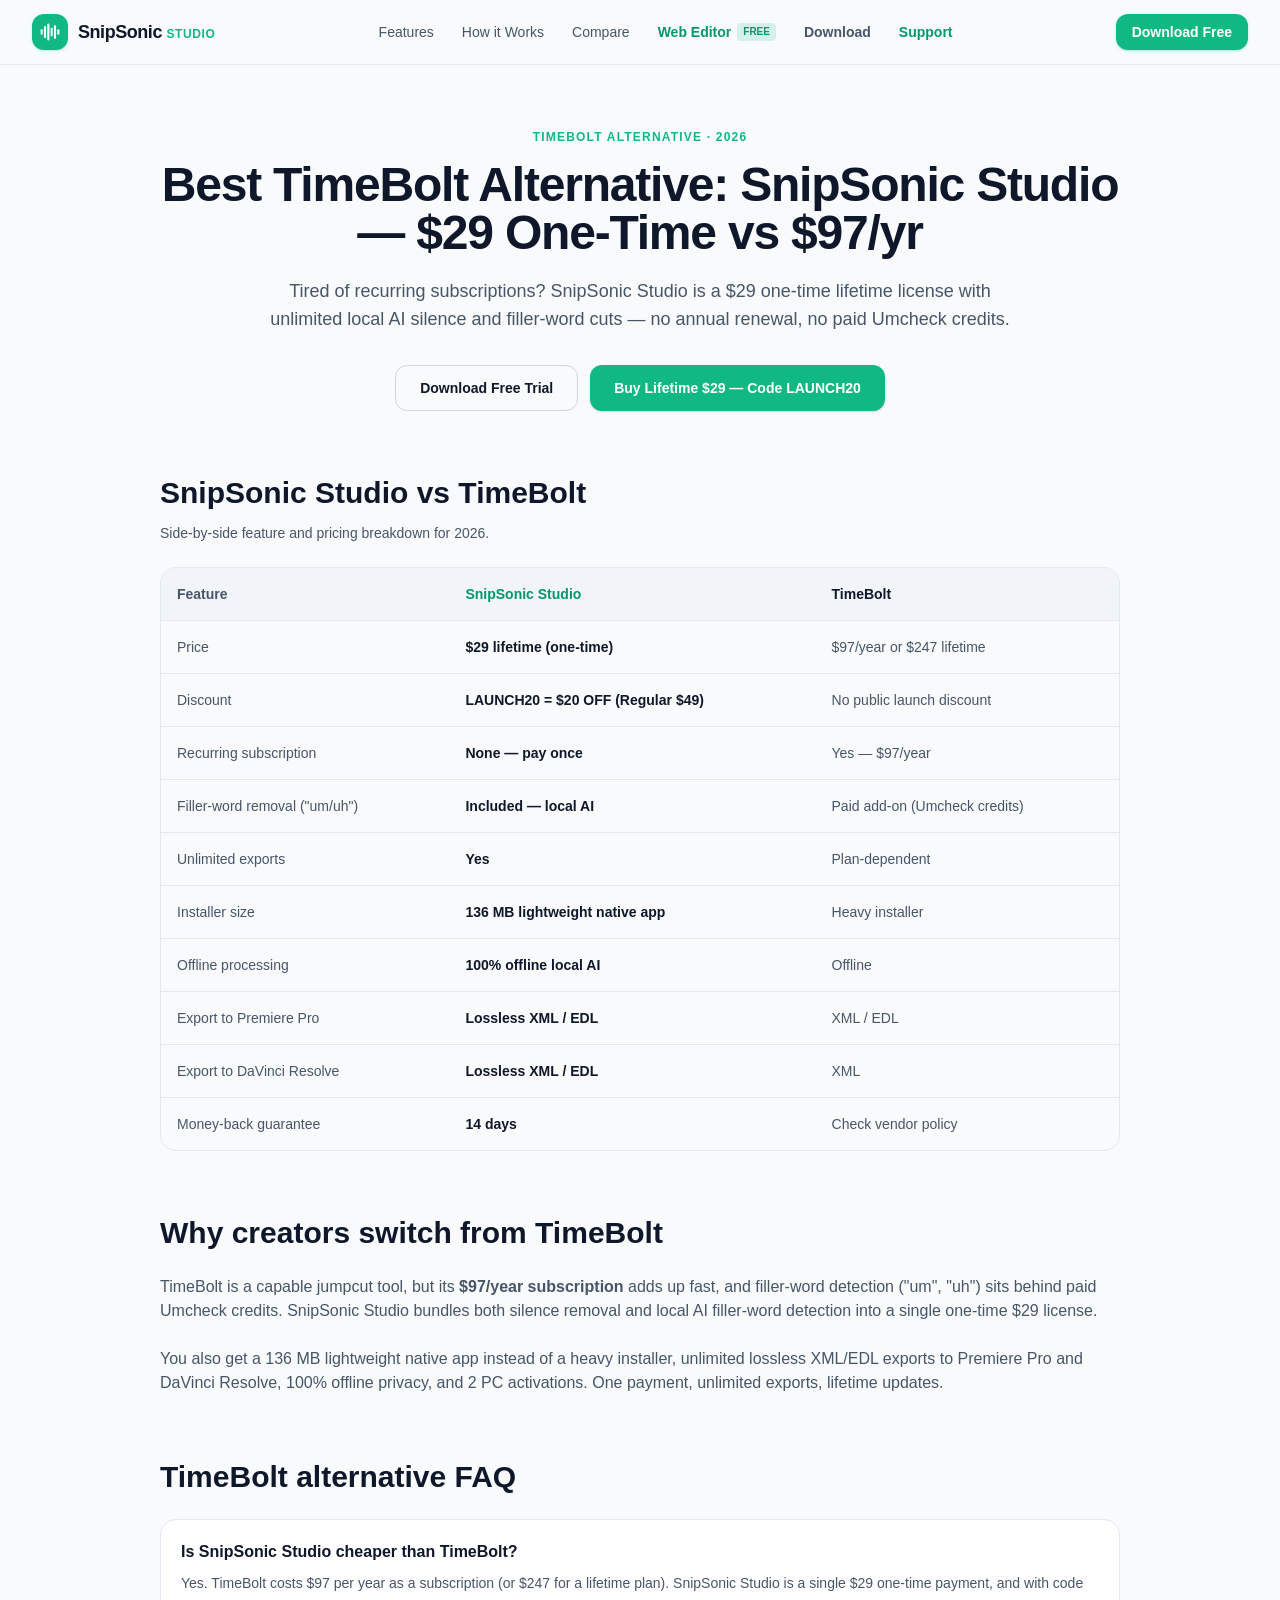
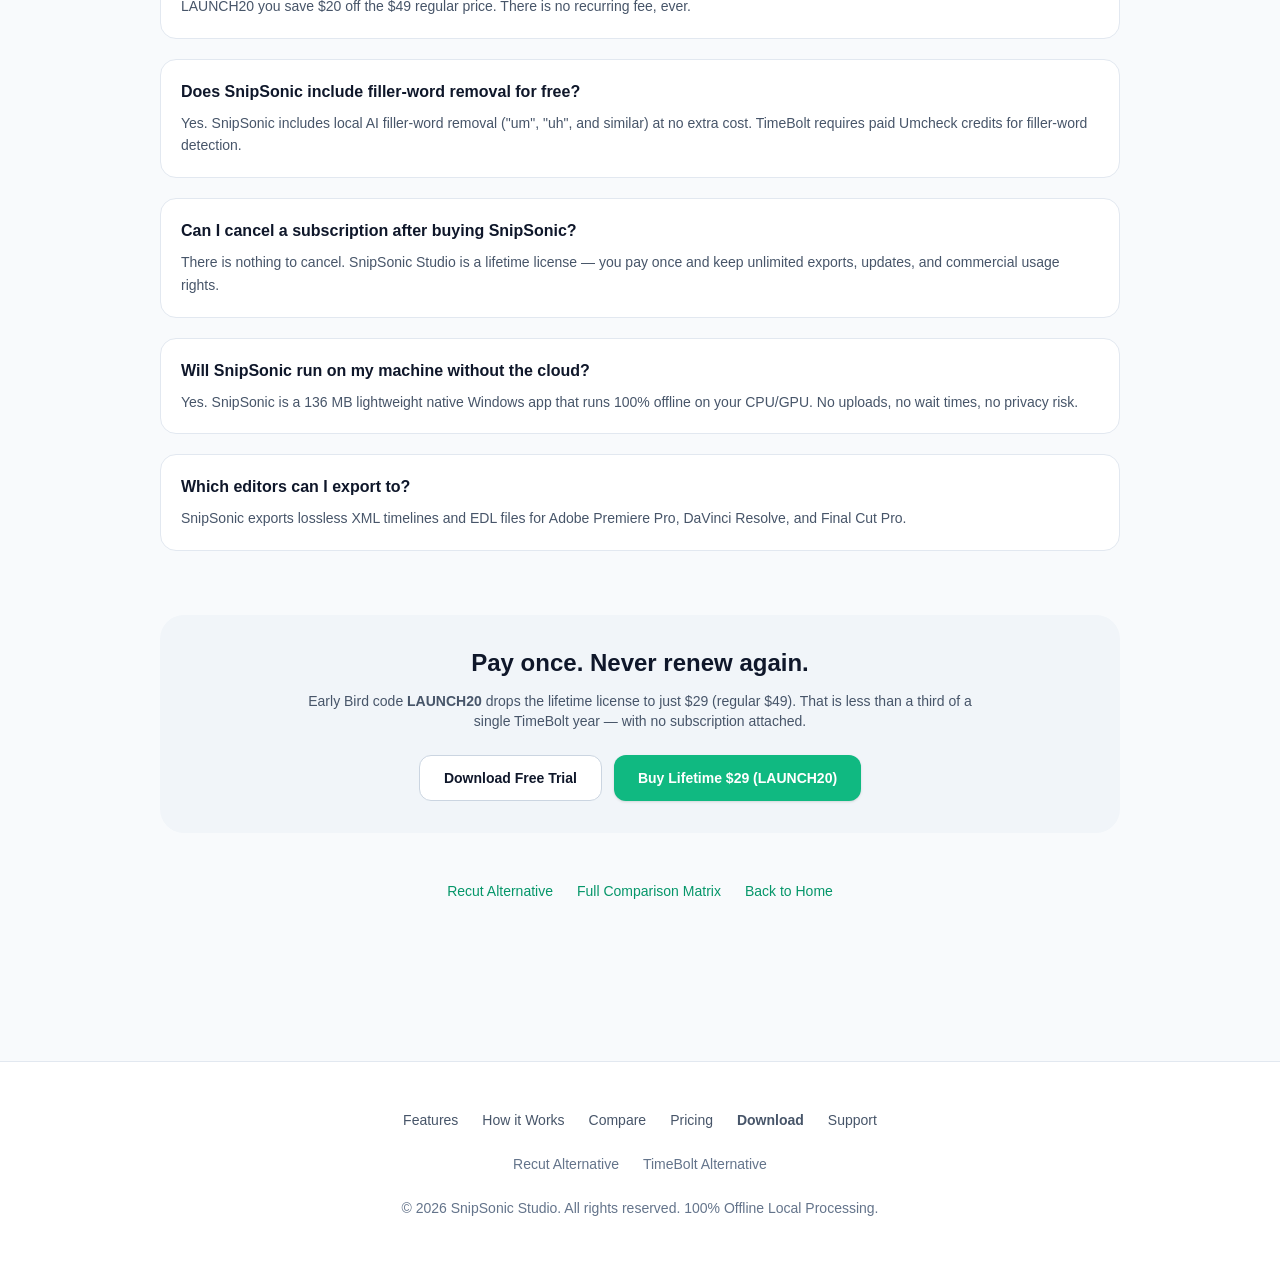
<file: compare/timebolt-alternative/index.html>
<!DOCTYPE html><html lang="en"> <head><meta charset="UTF-8"><meta name="viewport" content="width=device-width, initial-scale=1.0"><link rel="icon" type="image/svg+xml" href="/favicon.svg"><meta name="generator" content="Astro v5.18.2"><title>Best TimeBolt Alternative (2026): SnipSonic Studio — $29 One-Time vs $97/yr</title><meta name="description" content="Looking for a TimeBolt alternative without subscriptions? SnipSonic Studio is $29 one-time (code LAUNCH20), removes silence and AI filler words offline, and exports to Premiere Pro &#38; DaVinci Resolve. No recurring fees."><link rel="canonical" href="http://localhost:4321/compare/timebolt-alternative/"><!-- OpenGraph Social Meta --><meta property="og:title" content="Best TimeBolt Alternative (2026): SnipSonic Studio — $29 One-Time vs $97/yr"><meta property="og:description" content="Looking for a TimeBolt alternative without subscriptions? SnipSonic Studio is $29 one-time (code LAUNCH20), removes silence and AI filler words offline, and exports to Premiere Pro &#38; DaVinci Resolve. No recurring fees."><meta property="og:image" content="/assets/media/landing-preview.png"><meta property="og:type" content="website"><meta property="og:url" content="http://localhost:4321/compare/timebolt-alternative/"><!-- Twitter Cards --><meta name="twitter:card" content="summary_large_image"><meta name="twitter:title" content="Best TimeBolt Alternative (2026): SnipSonic Studio — $29 One-Time vs $97/yr"><meta name="twitter:description" content="Looking for a TimeBolt alternative without subscriptions? SnipSonic Studio is $29 one-time (code LAUNCH20), removes silence and AI filler words offline, and exports to Premiere Pro &#38; DaVinci Resolve. No recurring fees."><meta name="twitter:image" content="/assets/media/landing-preview.png"><!-- Structured Data JSON-LD for Google & AI Engines --><script type="application/ld+json">{"@context":"https://schema.org","@graph":[{"@type":"BreadcrumbList","@id":"http://localhost:4321/compare/timebolt-alternative/#breadcrumb","itemListElement":[{"@type":"ListItem","position":1,"name":"SnipSonic Studio","item":"https://snipsonic-studio.github.io/"},{"@type":"ListItem","position":2,"name":"Best TimeBolt Alternative (2026): SnipSonic Studio — $29 One-Time vs $97/yr","item":"http://localhost:4321/compare/timebolt-alternative/"}]},{"@type":"SoftwareApplication","name":"SnipSonic Studio","applicationCategory":"MultimediaApplication","operatingSystem":"Web, Windows 10, Windows 11","description":"Looking for a TimeBolt alternative without subscriptions? SnipSonic Studio is $29 one-time (code LAUNCH20), removes silence and AI filler words offline, and exports to Premiere Pro & DaVinci Resolve. No recurring fees.","offers":[{"@type":"Offer","name":"SnipSonic Web Lite","price":"0","priceCurrency":"USD","availability":"https://schema.org/InStock"},{"@type":"Offer","name":"SnipSonic Studio Desktop Lifetime","price":"29","priceCurrency":"USD","availability":"https://schema.org/InStock"}]}]}</script><!-- Preload Real App Screenshot --><link rel="preload" as="image" href="/assets/media/real-app-frame.png"><link rel="stylesheet" href="/_astro/recut-alternative.Cf4Dp0k-.css"></head> <body class="min-h-screen bg-[var(--color-surface-base)] text-[var(--color-text-primary)] antialiased"> <!-- Header Navigation --> <header class="sticky top-0 z-50 w-full border-b border-[var(--color-border-subtle)] bg-[rgba(248,250,252,0.88)] backdrop-blur-md"> <div class="mx-auto flex h-16 max-w-7xl items-center justify-between px-4 sm:px-6 lg:px-8"> <!-- Logo --> <a href="/" class="flex items-center gap-2.5 transition hover:opacity-90"> <div class="flex h-9 w-9 items-center justify-center rounded-xl bg-[var(--color-accent-emerald)] shadow-sm shadow-emerald-500/20"> <svg class="h-5 w-5 text-white" viewBox="0 0 24 24" fill="none" stroke="currentColor" stroke-width="2.5" stroke-linecap="round" stroke-linejoin="round"> <path d="M2 10v4"></path> <path d="M6 6v12"></path> <path d="M10 3v18"></path> <path d="M14 8v8"></path> <path d="M18 5v14"></path> <path d="M22 10v4"></path> </svg> </div> <span class="text-lg font-bold tracking-tight text-[var(--color-text-primary)]">
SnipSonic <span class="text-xs font-semibold uppercase tracking-wider text-[var(--color-accent-emerald)]">Studio</span> </span> </a> <!-- Desktop Navigation Links --> <nav class="hidden md:flex items-center gap-7 text-sm font-medium text-[var(--color-text-secondary)]"> <a href="/#features" class="transition hover:text-[var(--color-text-primary)]">Features</a> <a href="/#how-it-works" class="transition hover:text-[var(--color-text-primary)]">How it Works</a> <a href="/#compare" class="transition hover:text-[var(--color-text-primary)]">Compare</a> <a href="/editor" class="flex items-center gap-1.5 text-emerald-600 font-bold transition hover:text-emerald-500"> <span>Web Editor</span> <span class="rounded bg-emerald-500/15 px-1.5 py-0.5 text-[10px] font-bold text-emerald-600">FREE</span> </a> <a href="/download" class="transition hover:text-emerald-600 font-semibold">Download</a> <a href="/support" class="transition hover:text-[var(--color-text-primary)] font-semibold text-emerald-600">Support</a> </nav> <!-- Right Side CTA --> <div class="flex items-center gap-3"> <!-- Download Free CTA --> <a href="/download" class="hidden sm:inline-flex items-center justify-center rounded-xl bg-[var(--color-accent-emerald)] px-4 py-2 text-sm font-semibold text-white shadow-sm shadow-emerald-500/25 transition hover:bg-[var(--color-accent-hover)] active:scale-98">
Download Free
</a> </div> </div> </header> <!-- Main Content --> <main>  <script type="application/ld+json">{"@context":"https://schema.org","@type":"SoftwareApplication","name":"SnipSonic Studio","applicationCategory":"VideoApplication","operatingSystem":"Windows 10, Windows 11","description":"Looking for a TimeBolt alternative without subscriptions? SnipSonic Studio is $29 one-time (code LAUNCH20), removes silence and AI filler words offline, and exports to Premiere Pro & DaVinci Resolve. No recurring fees.","offers":{"@type":"Offer","price":"29","priceCurrency":"USD","url":"https://checkout.dodopayments.com/buy/pdt_0NrELb9Xh9IORABrGGF7P?quantity=1&discount=LAUNCH20","availability":"https://schema.org/InStock"},"aggregateRating":{"@type":"AggregateRating","ratingValue":"4.9","reviewCount":"128"}}</script> <script type="application/ld+json">{"@context":"https://schema.org","@type":"FAQPage","mainEntity":[{"@type":"Question","name":"Is SnipSonic Studio cheaper than TimeBolt?","acceptedAnswer":{"@type":"Answer","text":"Yes. TimeBolt costs $97 per year as a subscription (or $247 for a lifetime plan). SnipSonic Studio is a single $29 one-time payment, and with code LAUNCH20 you save $20 off the $49 regular price. There is no recurring fee, ever."}},{"@type":"Question","name":"Does SnipSonic include filler-word removal for free?","acceptedAnswer":{"@type":"Answer","text":"Yes. SnipSonic includes local AI filler-word removal (\"um\", \"uh\", and similar) at no extra cost. TimeBolt requires paid Umcheck credits for filler-word detection."}},{"@type":"Question","name":"Can I cancel a subscription after buying SnipSonic?","acceptedAnswer":{"@type":"Answer","text":"There is nothing to cancel. SnipSonic Studio is a lifetime license — you pay once and keep unlimited exports, updates, and commercial usage rights."}},{"@type":"Question","name":"Will SnipSonic run on my machine without the cloud?","acceptedAnswer":{"@type":"Answer","text":"Yes. SnipSonic is a 136 MB lightweight native Windows app that runs 100% offline on your CPU/GPU. No uploads, no wait times, no privacy risk."}},{"@type":"Question","name":"Which editors can I export to?","acceptedAnswer":{"@type":"Answer","text":"SnipSonic exports lossless XML timelines and EDL files for Adobe Premiere Pro, DaVinci Resolve, and Final Cut Pro."}}]}</script> <article class="mx-auto max-w-5xl px-4 py-16 sm:px-6 lg:px-8"> <header class="text-center"> <p class="text-xs font-bold uppercase tracking-widest text-[var(--color-accent-emerald)]">TimeBolt Alternative · 2026</p> <h1 class="mt-4 text-3xl font-extrabold tracking-tight text-[var(--color-text-primary)] sm:text-5xl">
Best TimeBolt Alternative: SnipSonic Studio — $29 One-Time vs $97/yr
</h1> <p class="mx-auto mt-5 max-w-3xl text-lg text-[var(--color-text-secondary)]">
Tired of recurring subscriptions? SnipSonic Studio is a $29 one-time lifetime license with unlimited local AI
        silence and filler-word cuts — no annual renewal, no paid Umcheck credits.
</p> <div class="mt-8 flex flex-col justify-center gap-3 sm:flex-row"> <a href="/download" class="inline-flex items-center justify-center rounded-xl border border-[var(--color-border-strong)] px-6 py-3 text-sm font-semibold text-[var(--color-text-primary)] transition hover:bg-[var(--color-surface-elevated)]">
Download Free Trial
</a> <a href="https://checkout.dodopayments.com/buy/pdt_0NrELb9Xh9IORABrGGF7P?quantity=1&discount=LAUNCH20" class="dodopayments-button inline-flex items-center justify-center rounded-xl bg-[var(--color-accent-emerald)] px-6 py-3 text-sm font-semibold text-white shadow-sm transition hover:bg-[var(--color-accent-hover)]">
Buy Lifetime $29 — Code LAUNCH20
</a> </div> </header> <section class="mt-16"> <h2 class="text-2xl font-bold text-[var(--color-text-primary)] sm:text-3xl">SnipSonic Studio vs TimeBolt</h2> <p class="mt-3 text-sm text-[var(--color-text-secondary)]">Side-by-side feature and pricing breakdown for 2026.</p> <div class="mt-6 overflow-x-auto rounded-2xl border border-[var(--color-border-subtle)]"> <table class="w-full min-w-[640px] border-collapse text-left text-sm"> <thead class="bg-[var(--color-surface-elevated)]"> <tr> <th class="p-4 font-semibold text-[var(--color-text-secondary)]">Feature</th> <th class="p-4 font-bold text-[var(--color-accent-hover)]">SnipSonic Studio</th> <th class="p-4 font-semibold text-[var(--color-text-primary)]">TimeBolt</th> </tr> </thead> <tbody> <tr class="border-t border-[var(--color-border-subtle)]"> <td class="p-4 font-medium text-[var(--color-text-secondary)]">Price</td> <td class="p-4 font-semibold text-[var(--color-text-primary)]">$29 lifetime (one-time)</td> <td class="p-4 text-[var(--color-text-secondary)]">$97/year or $247 lifetime</td> </tr><tr class="border-t border-[var(--color-border-subtle)]"> <td class="p-4 font-medium text-[var(--color-text-secondary)]">Discount</td> <td class="p-4 font-semibold text-[var(--color-text-primary)]">LAUNCH20 = $20 OFF (Regular $49)</td> <td class="p-4 text-[var(--color-text-secondary)]">No public launch discount</td> </tr><tr class="border-t border-[var(--color-border-subtle)]"> <td class="p-4 font-medium text-[var(--color-text-secondary)]">Recurring subscription</td> <td class="p-4 font-semibold text-[var(--color-text-primary)]">None — pay once</td> <td class="p-4 text-[var(--color-text-secondary)]">Yes — $97/year</td> </tr><tr class="border-t border-[var(--color-border-subtle)]"> <td class="p-4 font-medium text-[var(--color-text-secondary)]">Filler-word removal (&quot;um/uh&quot;)</td> <td class="p-4 font-semibold text-[var(--color-text-primary)]">Included — local AI</td> <td class="p-4 text-[var(--color-text-secondary)]">Paid add-on (Umcheck credits)</td> </tr><tr class="border-t border-[var(--color-border-subtle)]"> <td class="p-4 font-medium text-[var(--color-text-secondary)]">Unlimited exports</td> <td class="p-4 font-semibold text-[var(--color-text-primary)]">Yes</td> <td class="p-4 text-[var(--color-text-secondary)]">Plan-dependent</td> </tr><tr class="border-t border-[var(--color-border-subtle)]"> <td class="p-4 font-medium text-[var(--color-text-secondary)]">Installer size</td> <td class="p-4 font-semibold text-[var(--color-text-primary)]">136 MB lightweight native app</td> <td class="p-4 text-[var(--color-text-secondary)]">Heavy installer</td> </tr><tr class="border-t border-[var(--color-border-subtle)]"> <td class="p-4 font-medium text-[var(--color-text-secondary)]">Offline processing</td> <td class="p-4 font-semibold text-[var(--color-text-primary)]">100% offline local AI</td> <td class="p-4 text-[var(--color-text-secondary)]">Offline</td> </tr><tr class="border-t border-[var(--color-border-subtle)]"> <td class="p-4 font-medium text-[var(--color-text-secondary)]">Export to Premiere Pro</td> <td class="p-4 font-semibold text-[var(--color-text-primary)]">Lossless XML / EDL</td> <td class="p-4 text-[var(--color-text-secondary)]">XML / EDL</td> </tr><tr class="border-t border-[var(--color-border-subtle)]"> <td class="p-4 font-medium text-[var(--color-text-secondary)]">Export to DaVinci Resolve</td> <td class="p-4 font-semibold text-[var(--color-text-primary)]">Lossless XML / EDL</td> <td class="p-4 text-[var(--color-text-secondary)]">XML</td> </tr><tr class="border-t border-[var(--color-border-subtle)]"> <td class="p-4 font-medium text-[var(--color-text-secondary)]">Money-back guarantee</td> <td class="p-4 font-semibold text-[var(--color-text-primary)]">14 days</td> <td class="p-4 text-[var(--color-text-secondary)]">Check vendor policy</td> </tr> </tbody> </table> </div> </section> <section class="mt-16 space-y-6"> <h2 class="text-2xl font-bold text-[var(--color-text-primary)] sm:text-3xl">Why creators switch from TimeBolt</h2> <p class="text-[var(--color-text-secondary)]">
TimeBolt is a capable jumpcut tool, but its <strong>$97/year subscription</strong> adds up fast, and
        filler-word detection ("um", "uh") sits behind paid Umcheck credits. SnipSonic Studio bundles both silence
        removal and local AI filler-word detection into a single one-time $29 license.
</p> <p class="text-[var(--color-text-secondary)]">
You also get a 136 MB lightweight native app instead of a heavy installer, unlimited lossless XML/EDL exports
        to Premiere Pro and DaVinci Resolve, 100% offline privacy, and 2 PC activations. One payment, unlimited
        exports, lifetime updates.
</p> </section> <section class="mt-16"> <h2 class="text-2xl font-bold text-[var(--color-text-primary)] sm:text-3xl">TimeBolt alternative FAQ</h2> <div class="mt-6 space-y-5"> <div class="rounded-2xl border border-[var(--color-border-subtle)] bg-[var(--color-surface-card)] p-5"> <h3 class="text-base font-bold text-[var(--color-text-primary)]">Is SnipSonic Studio cheaper than TimeBolt?</h3> <p class="mt-2 text-sm leading-relaxed text-[var(--color-text-secondary)]">Yes. TimeBolt costs $97 per year as a subscription (or $247 for a lifetime plan). SnipSonic Studio is a single $29 one-time payment, and with code LAUNCH20 you save $20 off the $49 regular price. There is no recurring fee, ever.</p> </div><div class="rounded-2xl border border-[var(--color-border-subtle)] bg-[var(--color-surface-card)] p-5"> <h3 class="text-base font-bold text-[var(--color-text-primary)]">Does SnipSonic include filler-word removal for free?</h3> <p class="mt-2 text-sm leading-relaxed text-[var(--color-text-secondary)]">Yes. SnipSonic includes local AI filler-word removal (&quot;um&quot;, &quot;uh&quot;, and similar) at no extra cost. TimeBolt requires paid Umcheck credits for filler-word detection.</p> </div><div class="rounded-2xl border border-[var(--color-border-subtle)] bg-[var(--color-surface-card)] p-5"> <h3 class="text-base font-bold text-[var(--color-text-primary)]">Can I cancel a subscription after buying SnipSonic?</h3> <p class="mt-2 text-sm leading-relaxed text-[var(--color-text-secondary)]">There is nothing to cancel. SnipSonic Studio is a lifetime license — you pay once and keep unlimited exports, updates, and commercial usage rights.</p> </div><div class="rounded-2xl border border-[var(--color-border-subtle)] bg-[var(--color-surface-card)] p-5"> <h3 class="text-base font-bold text-[var(--color-text-primary)]">Will SnipSonic run on my machine without the cloud?</h3> <p class="mt-2 text-sm leading-relaxed text-[var(--color-text-secondary)]">Yes. SnipSonic is a 136 MB lightweight native Windows app that runs 100% offline on your CPU/GPU. No uploads, no wait times, no privacy risk.</p> </div><div class="rounded-2xl border border-[var(--color-border-subtle)] bg-[var(--color-surface-card)] p-5"> <h3 class="text-base font-bold text-[var(--color-text-primary)]">Which editors can I export to?</h3> <p class="mt-2 text-sm leading-relaxed text-[var(--color-text-secondary)]">SnipSonic exports lossless XML timelines and EDL files for Adobe Premiere Pro, DaVinci Resolve, and Final Cut Pro.</p> </div> </div> </section> <section class="mt-16 rounded-3xl bg-[var(--color-surface-elevated)] p-8 text-center"> <h2 class="text-2xl font-bold text-[var(--color-text-primary)]">Pay once. Never renew again.</h2> <p class="mx-auto mt-3 max-w-2xl text-sm text-[var(--color-text-secondary)]">
Early Bird code <strong>LAUNCH20</strong> drops the lifetime license to just $29 (regular $49). That is less
        than a third of a single TimeBolt year — with no subscription attached.
</p> <div class="mt-6 flex flex-col justify-center gap-3 sm:flex-row"> <a href="/download" class="inline-flex items-center justify-center rounded-xl border border-[var(--color-border-strong)] bg-[var(--color-surface-card)] px-6 py-3 text-sm font-semibold text-[var(--color-text-primary)] transition hover:bg-[var(--color-surface-base)]">
Download Free Trial
</a> <a href="https://checkout.dodopayments.com/buy/pdt_0NrELb9Xh9IORABrGGF7P?quantity=1&discount=LAUNCH20" class="dodopayments-button inline-flex items-center justify-center rounded-xl bg-[var(--color-accent-emerald)] px-6 py-3 text-sm font-semibold text-white shadow-sm transition hover:bg-[var(--color-accent-hover)]">
Buy Lifetime $29 (LAUNCH20)
</a> </div> </section> <nav class="mt-12 flex flex-wrap justify-center gap-6 text-sm font-medium"> <a href="/compare/recut-alternative" class="text-[var(--color-accent-hover)] hover:underline">Recut Alternative</a> <a href="/#compare" class="text-[var(--color-accent-hover)] hover:underline">Full Comparison Matrix</a> <a href="/" class="text-[var(--color-accent-hover)] hover:underline">Back to Home</a> </nav> </article>  </main> <!-- Footer --> <footer class="mt-24 border-t border-[var(--color-border-subtle)] bg-[var(--color-surface-card)] py-12"> <div class="mx-auto max-w-7xl px-4 text-center sm:px-6 lg:px-8"> <div class="flex flex-wrap justify-center gap-6 text-sm font-medium text-[var(--color-text-secondary)] mb-6"> <a href="/#features" class="transition hover:text-[var(--color-text-primary)]">Features</a> <a href="/#how-it-works" class="transition hover:text-[var(--color-text-primary)]">How it Works</a> <a href="/#compare" class="transition hover:text-[var(--color-text-primary)]">Compare</a> <a href="/#pricing" class="transition hover:text-[var(--color-text-primary)]">Pricing</a> <a href="/download" class="transition hover:text-emerald-600 font-semibold">Download</a> <a href="/support" class="transition hover:text-[var(--color-text-primary)]">Support</a> </div> <div class="flex flex-wrap justify-center gap-6 text-sm font-medium text-[var(--color-text-muted)] mb-6"> <a href="/compare/recut-alternative" class="transition hover:text-[var(--color-text-primary)]">Recut Alternative</a> <a href="/compare/timebolt-alternative" class="transition hover:text-[var(--color-text-primary)]">TimeBolt Alternative</a> </div> <p class="text-sm text-[var(--color-text-muted)]">
© 2026 SnipSonic Studio. All rights reserved. 100% Offline Local Processing.
</p> </div> </footer> </body></html>
</file>
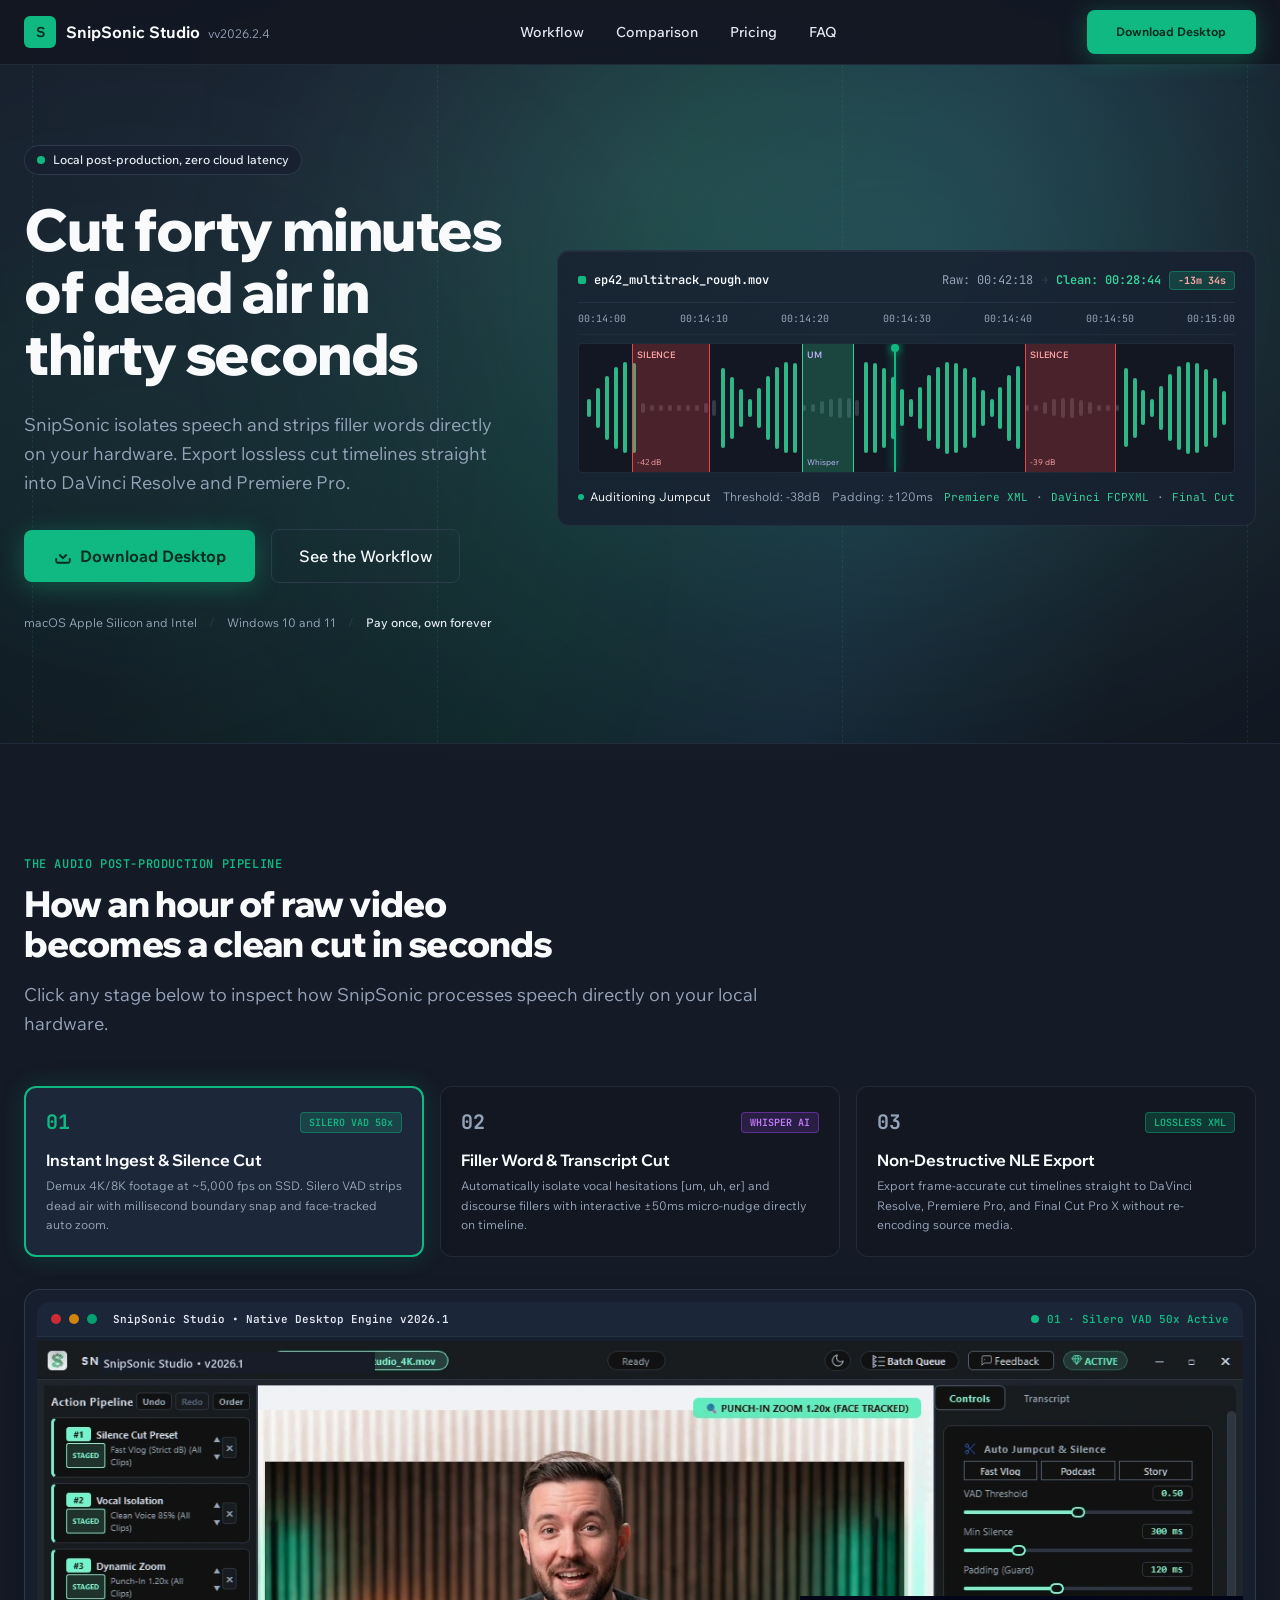
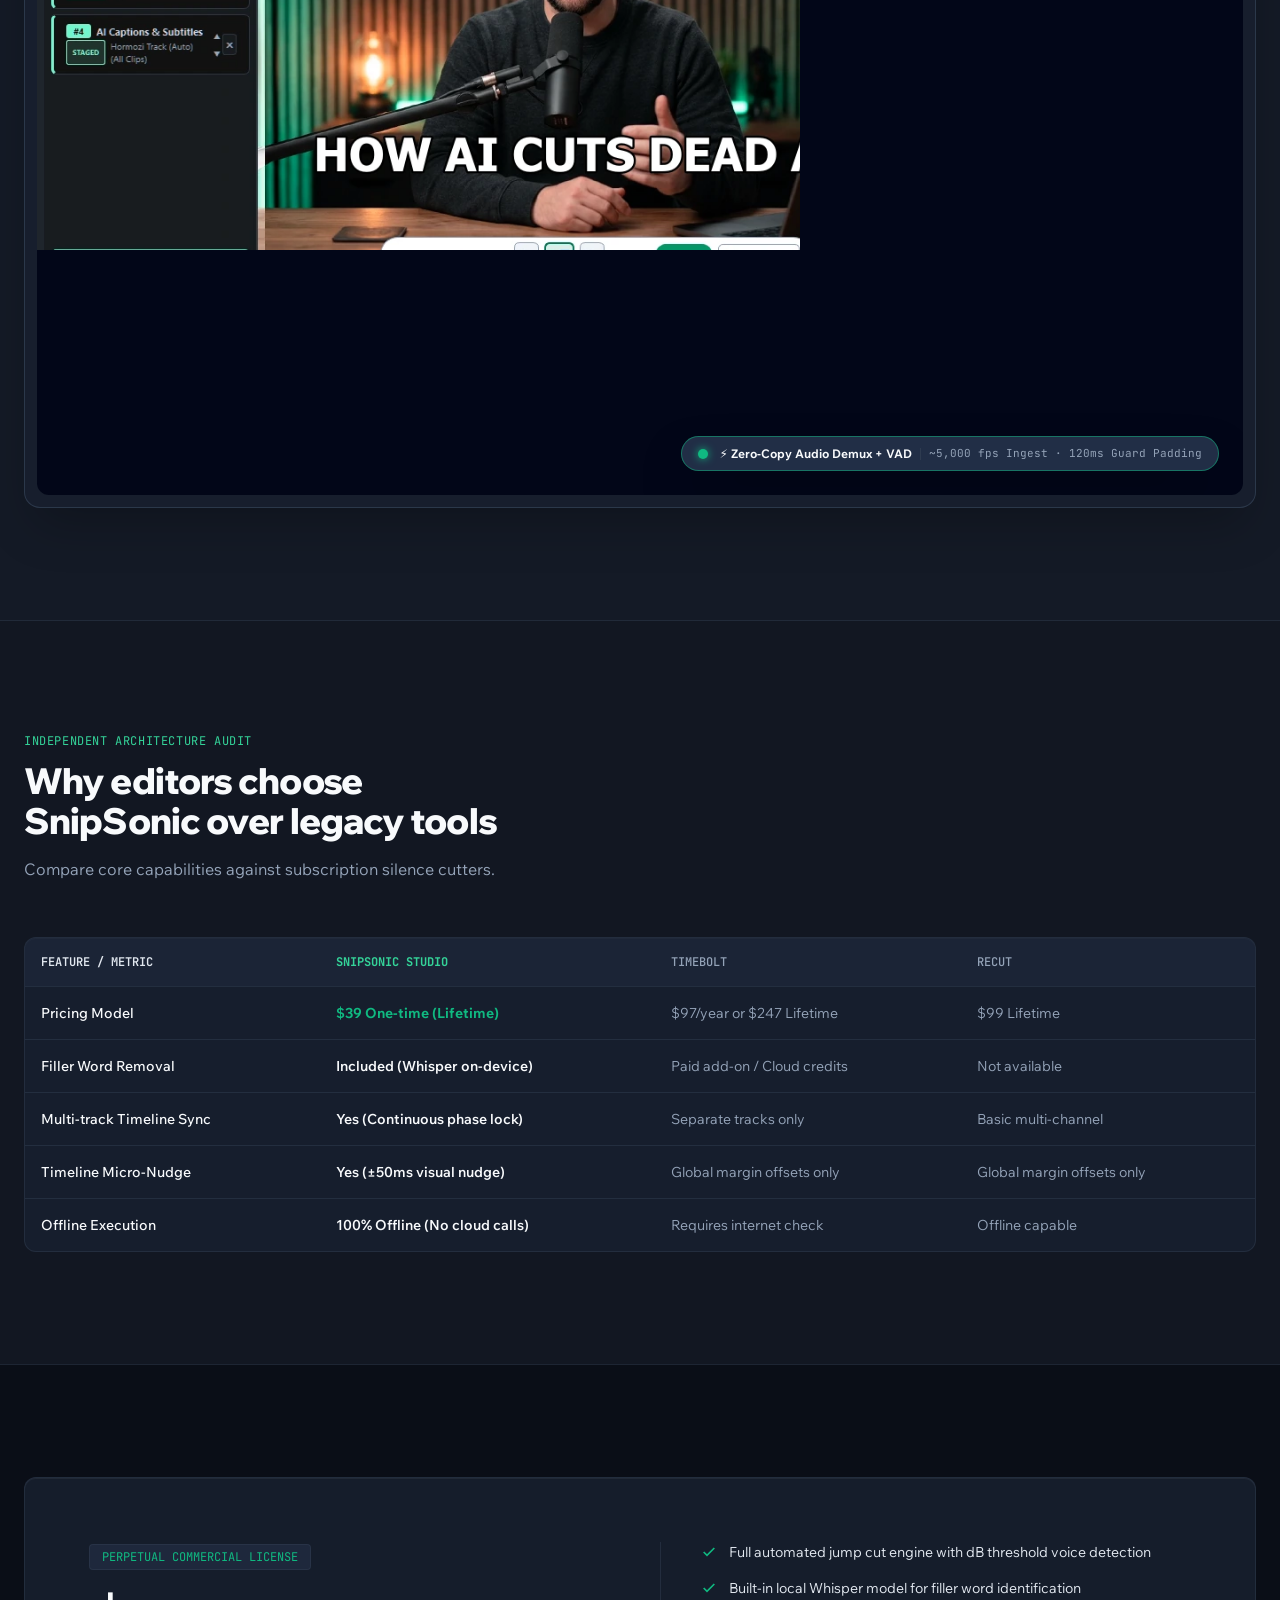
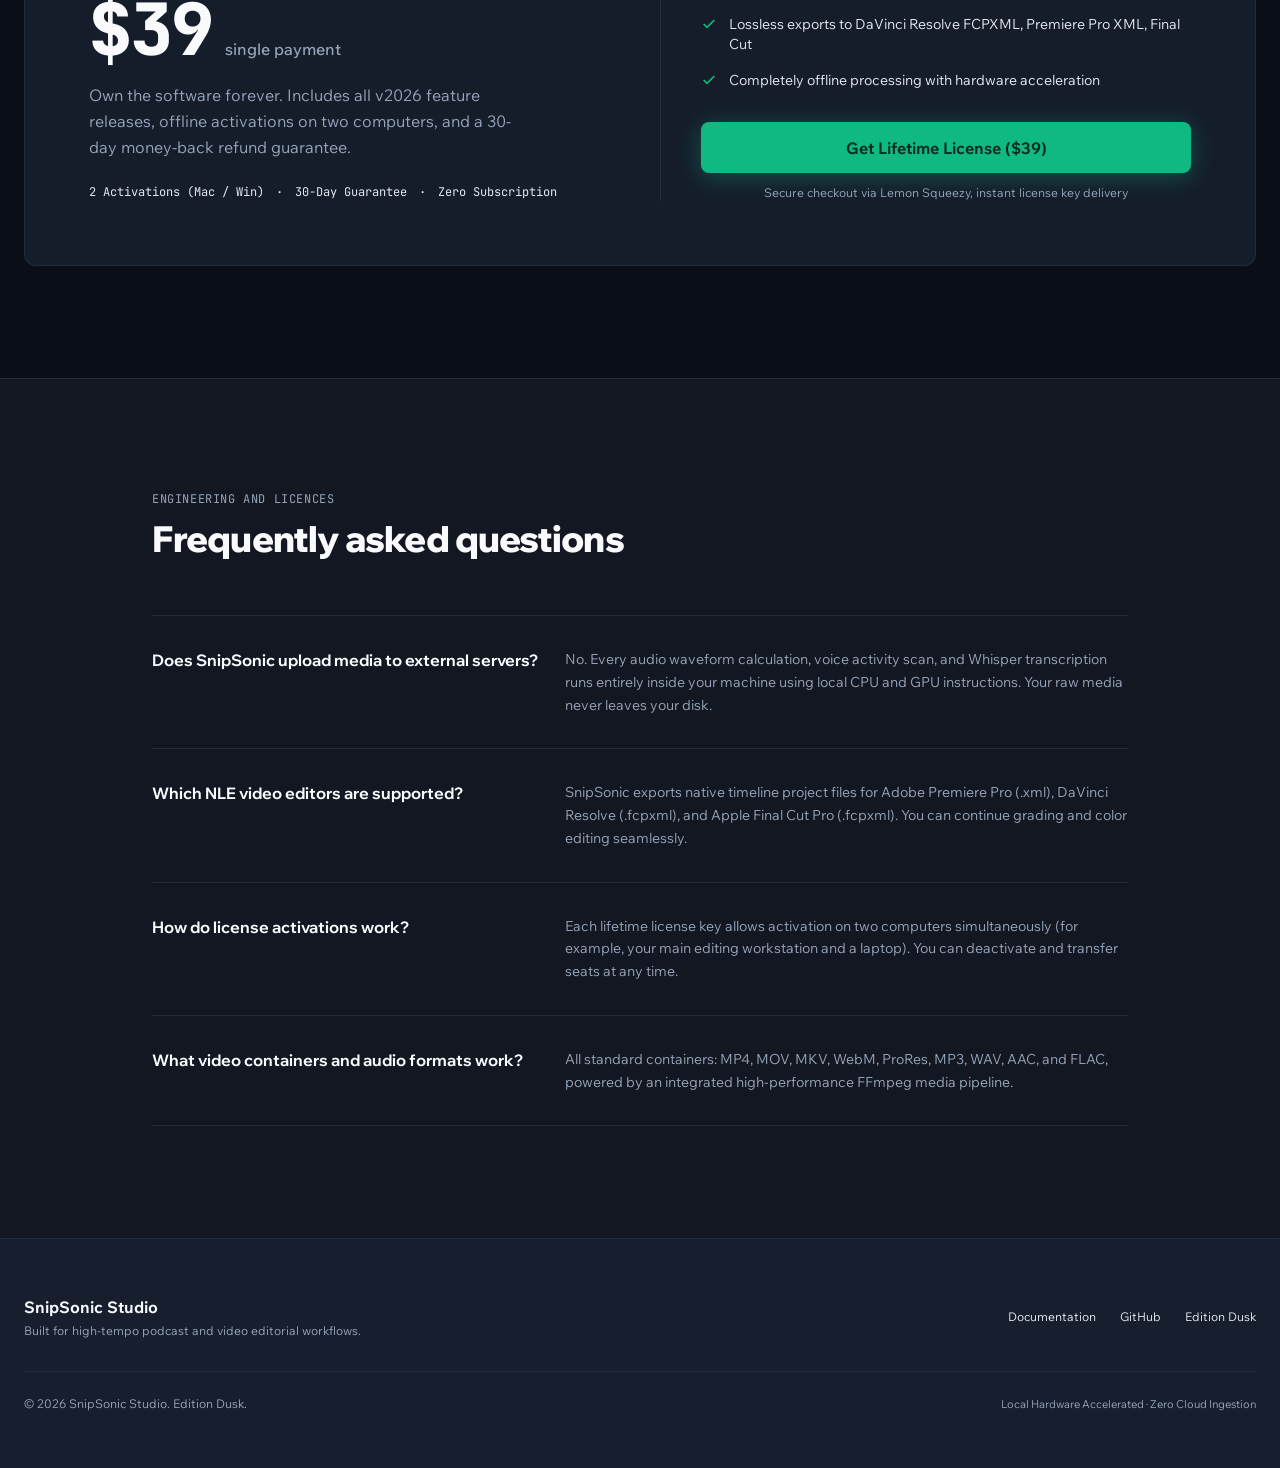
<file: lab/hallmark/index.html>
<!DOCTYPE html><html lang="en" class="dark" data-astro-cid-nc22zmqs> <head><meta charset="UTF-8"><meta name="viewport" content="width=device-width, initial-scale=1.0"><title>SnipSonic Studio: AI Silence and Filler Word Cutter</title><meta name="description" content="SnipSonic Studio cuts forty minutes of dead air in thirty seconds. 100% offline desktop app for video and podcast creators."><link rel="preconnect" href="https://fonts.googleapis.com"><link rel="preconnect" href="https://fonts.gstatic.com" crossorigin><link href="https://fonts.googleapis.com/css2?family=Wix+Madefor+Display:wght@500;600;700;800&family=Wix+Madefor+Text:wght@400;500;600&family=JetBrains+Mono:wght@400;500&display=swap" rel="stylesheet"><link rel="stylesheet" href="/_astro/hallmark.Cu8RMPIO.css"></head> <body data-astro-cid-nc22zmqs> <!-- Top Studio Masthead --> <header class="border-b border-[var(--color-rule)] bg-[var(--color-paper)]/85 backdrop-blur sticky top-0 z-40" data-astro-cid-nc22zmqs> <div class="max-w-7xl mx-auto px-4 sm:px-6 h-16 flex items-center justify-between" data-astro-cid-nc22zmqs> <a href="/lab/hallmark" class="flex items-center gap-2.5 text-decoration-none" data-astro-cid-nc22zmqs> <div class="w-8 h-8 rounded-md bg-[var(--color-accent)] flex items-center justify-center text-[var(--color-accent-ink)] font-bold text-sm" data-astro-cid-nc22zmqs>S</div> <div class="flex items-baseline gap-2" data-astro-cid-nc22zmqs> <span class="font-bold text-base text-[var(--color-ink)]" data-astro-cid-nc22zmqs>SnipSonic Studio</span> <span class="text-xs text-[var(--color-muted)]" data-astro-cid-nc22zmqs>vv2026.2.4</span> </div> </a> <nav class="hidden md:flex items-center gap-8 text-sm font-medium text-[var(--color-ink-2)]" data-astro-cid-nc22zmqs> <a href="#workflow" class="hover:text-[var(--color-ink)] transition-colors" data-astro-cid-nc22zmqs>Workflow</a> <a href="#compare" class="hover:text-[var(--color-ink)] transition-colors" data-astro-cid-nc22zmqs>Comparison</a> <a href="#pricing" class="hover:text-[var(--color-ink)] transition-colors" data-astro-cid-nc22zmqs>Pricing</a> <a href="#faq" class="hover:text-[var(--color-ink)] transition-colors" data-astro-cid-nc22zmqs>FAQ</a> </nav> <div class="flex items-center gap-3" data-astro-cid-nc22zmqs> <a href="/download" class="btn-primary text-xs py-2.5 px-4 font-semibold" data-astro-cid-nc22zmqs>
Download Desktop
</a> </div> </div> </header> <main data-astro-cid-nc22zmqs> <section class="relative max-w-7xl mx-auto px-4 sm:px-6 pt-12 pb-20 lg:pt-20 lg:pb-28 overflow-hidden"> <!-- Dynamic Atmospheric Light Bloom & Speed Rays (Rovelo Inspired) --> <div class="pointer-events-none absolute -top-10 right-10 w-[720px] h-[520px] bg-[var(--color-accent-blue)]/20 rounded-full blur-[150px]"></div> <div class="pointer-events-none absolute top-1/3 -left-28 w-[500px] h-[360px] bg-[var(--color-accent)]/15 rounded-full blur-[140px]"></div> <div class="pointer-events-none absolute inset-0 motion-streak opacity-70"></div> <!-- Subtle Studio Multi-track Grid Lines (like Tennis Court lines in Rovelo) --> <div class="pointer-events-none absolute inset-0 flex justify-between px-8 opacity-10"> <div class="w-px h-full border-r border-dashed border-[var(--color-accent-blue)]"></div> <div class="w-px h-full border-r border-dashed border-[var(--color-accent-blue)]"></div> <div class="w-px h-full border-r border-dashed border-[var(--color-accent-blue)]"></div> <div class="w-px h-full border-r border-dashed border-[var(--color-accent-blue)]"></div> </div> <div class="relative grid grid-cols-1 lg:grid-cols-12 gap-8 lg:gap-12 items-center"> <!-- Left Column: Editorial Proposition & Action (5 cols) --> <div class="lg:col-span-5 text-left"> <div class="inline-flex items-center gap-2 text-xs font-medium text-[var(--color-ink-2)] bg-[var(--color-paper-2)] border border-[var(--color-rule-2)] px-3 py-1.5 rounded-full mb-6 backdrop-blur"> <span class="w-2 h-2 rounded-full bg-[var(--color-accent)] animate-pulse"></span> <span>Local post-production, zero cloud latency</span> </div> <h1 class="text-4xl sm:text-5xl lg:text-[3.6rem] font-extrabold tracking-tight leading-[1.08] mb-6 text-[var(--color-ink)]">
Cut forty minutes of dead air in thirty seconds
</h1> <p class="text-base sm:text-lg text-[var(--color-muted)] mb-8 font-normal leading-relaxed max-w-xl">
SnipSonic isolates speech and strips filler words directly on your hardware. Export lossless cut timelines straight into DaVinci Resolve and Premiere Pro.
</p> <div class="flex flex-wrap items-center gap-4 mb-8"> <a href="/download" class="btn-primary"> <svg aria-hidden="true" width="18" height="18" viewBox="0 0 24 24" fill="none" stroke="currentColor" stroke-width="2.5"><path d="M21 15v4a2 2 0 0 1-2 2H5a2 2 0 0 1-2-2v-4"></path><polyline points="7 10 12 15 17 10"></polyline></svg>
Download Desktop
</a> <a href="#workflow" class="btn-ghost">
See the Workflow
</a> </div> <div class="text-xs text-[var(--color-muted)] flex items-center gap-3"> <span>macOS Apple Silicon and Intel</span> <span class="text-[var(--color-rule-2)]">/</span> <span>Windows 10 and 11</span> <span class="text-[var(--color-rule-2)]">/</span> <span class="text-[var(--color-ink-2)] font-medium">Pay once, own forever</span> </div> </div> <!-- Right Column: Interactive Studio Timeline Rack (7 cols) --> <div class="lg:col-span-7"> <div class="studio-panel p-4 sm:p-5 overflow-hidden"> <!-- Rack Top Header --> <div class="flex items-center justify-between pb-3 border-b border-[var(--color-rule)] text-xs font-mono"> <div class="flex items-center gap-2 text-[var(--color-ink)]"> <span class="w-2 h-2 rounded-xs bg-[var(--color-accent)]"></span> <span class="font-semibold">ep42_multitrack_rough.mov</span> </div> <div class="flex items-center gap-2"> <span class="text-[var(--color-muted)]">Raw: 00:42:18</span> <span class="text-[var(--color-rule-2)]">→</span> <span class="text-[var(--color-accent-blue)] font-semibold">Clean: 00:28:44</span> <span class="bg-[var(--color-accent)]/20 border border-[var(--color-accent)]/40 px-2 py-0.5 rounded text-[10px] text-[var(--color-cut-ink)] font-bold">-13m 34s</span> </div> </div> <!-- Timecode Ruler --> <div class="flex justify-between py-2 text-[10px] font-mono text-[var(--color-muted)] border-b border-[var(--color-rule)]/60"> <span>00:14:00</span> <span>00:14:10</span> <span>00:14:20</span> <span>00:14:30</span> <span>00:14:40</span> <span>00:14:50</span> <span>00:15:00</span> </div> <!-- Waveform Visualization with Cut Overlays --> <div class="relative py-4 my-2 bg-[var(--color-paper)]/90 rounded border border-[var(--color-rule)] overflow-hidden"> <!-- Playhead needle (Magenta spark) --> <div class="absolute inset-y-0 left-[48%] w-0.5 bg-[var(--color-accent)] z-20 shadow-[0_0_10px_var(--color-accent)]"> <div class="w-2 h-2 -ml-[3px] bg-[var(--color-accent)] rounded-full shadow-[0_0_8px_var(--color-accent)]"></div> </div> <!-- Cut regions --> <div class="absolute inset-y-0 left-[8%] w-[12%] bg-[var(--color-cut)]/25 border-x border-[var(--color-cut)] flex flex-col justify-between p-1 z-10"> <span class="text-[9px] text-[var(--color-cut-ink)] font-semibold">SILENCE</span> <span class="text-[8px] text-[var(--color-cut-ink)]">-42 dB</span> </div> <div class="absolute inset-y-0 left-[34%] w-[8%] bg-[var(--color-accent-blue)]/25 border-x border-[var(--color-accent-blue)] flex flex-col justify-between p-1 z-10"> <span class="text-[9px] text-[var(--color-um-ink)] font-semibold">UM</span> <span class="text-[8px] text-[var(--color-um-ink)]">Whisper</span> </div> <div class="absolute inset-y-0 left-[68%] w-[14%] bg-[var(--color-cut)]/25 border-x border-[var(--color-cut)] flex flex-col justify-between p-1 z-10"> <span class="text-[9px] text-[var(--color-cut-ink)] font-semibold">SILENCE</span> <span class="text-[8px] text-[var(--color-cut-ink)]">-39 dB</span> </div> <!-- Waveform Amplitude Peaks (True Blue) --> <div class="h-24 flex items-center justify-between px-2 gap-1"> <div class="w-1 rounded-xs transition-opacity bg-[var(--color-accent-blue)] opacity-85" style="height: 18px"></div><div class="w-1 rounded-xs transition-opacity bg-[var(--color-accent-blue)] opacity-85" style="height: 39.43182459643611px"></div><div class="w-1 rounded-xs transition-opacity bg-[var(--color-accent-blue)] opacity-85" style="height: 63.53741497901528px"></div><div class="w-1 rounded-xs transition-opacity bg-[var(--color-accent-blue)] opacity-85" style="height: 81.39385804752135px"></div><div class="w-1 rounded-xs transition-opacity bg-[var(--color-accent-blue)] opacity-85" style="height: 90.83597839907681px"></div><div class="w-1 rounded-xs transition-opacity bg-[var(--color-accent-blue)] opacity-85" style="height: 90.71887574991496px"></div><div class="w-1 rounded-xs transition-opacity bg-[var(--color-muted)] opacity-25" style="height: 9.693440096718406px"></div><div class="w-1 rounded-xs transition-opacity bg-[var(--color-muted)] opacity-25" style="height: 6px"></div><div class="w-1 rounded-xs transition-opacity bg-[var(--color-muted)] opacity-25" style="height: 6px"></div><div class="w-1 rounded-xs transition-opacity bg-[var(--color-muted)] opacity-25" style="height: 6px"></div><div class="w-1 rounded-xs transition-opacity bg-[var(--color-muted)] opacity-25" style="height: 6px"></div><div class="w-1 rounded-xs transition-opacity bg-[var(--color-muted)] opacity-25" style="height: 6px"></div><div class="w-1 rounded-xs transition-opacity bg-[var(--color-muted)] opacity-25" style="height: 6px"></div><div class="w-1 rounded-xs transition-opacity bg-[var(--color-muted)] opacity-25" style="height: 10.581439857053786px"></div><div class="w-1 rounded-xs transition-opacity bg-[var(--color-muted)] opacity-25" style="height: 15.883839184625469px"></div><div class="w-1 rounded-xs transition-opacity bg-[var(--color-accent-blue)] opacity-85" style="height: 80.71475947412736px"></div><div class="w-1 rounded-xs transition-opacity bg-[var(--color-accent-blue)] opacity-85" style="height: 62.50133102978573px"></div><div class="w-1 rounded-xs transition-opacity bg-[var(--color-accent-blue)] opacity-85" style="height: 38.16438518957932px"></div><div class="w-1 rounded-xs transition-opacity bg-[var(--color-accent-blue)] opacity-85" style="height: 18px"></div><div class="w-1 rounded-xs transition-opacity bg-[var(--color-accent-blue)] opacity-85" style="height: 40.691508279423964px"></div><div class="w-1 rounded-xs transition-opacity bg-[var(--color-accent-blue)] opacity-85" style="height: 64.55892789750312px"></div><div class="w-1 rounded-xs transition-opacity bg-[var(--color-accent-blue)] opacity-85" style="height: 82.05333708743058px"></div><div class="w-1 rounded-xs transition-opacity bg-[var(--color-accent-blue)] opacity-85" style="height: 91.05345871016002px"></div><div class="w-1 rounded-xs transition-opacity bg-[var(--color-accent-blue)] opacity-85" style="height: 90.46798684963198px"></div><div class="w-1 rounded-xs transition-opacity bg-[var(--color-muted)] opacity-25" style="height: 6px"></div><div class="w-1 rounded-xs transition-opacity bg-[var(--color-muted)] opacity-25" style="height: 7.204137231785592px"></div><div class="w-1 rounded-xs transition-opacity bg-[var(--color-muted)] opacity-25" style="height: 13.04200444191969px"></div><div class="w-1 rounded-xs transition-opacity bg-[var(--color-muted)] opacity-25" style="height: 17.64541311861945px"></div><div class="w-1 rounded-xs transition-opacity bg-[var(--color-muted)] opacity-25" style="height: 19.887288268338445px"></div><div class="w-1 rounded-xs transition-opacity bg-[var(--color-muted)] opacity-25" style="height: 19.218740666296195px"></div><div class="w-1 rounded-xs transition-opacity bg-[var(--color-muted)] opacity-25" style="height: 15.803454081885402px"></div><div class="w-1 rounded-xs transition-opacity bg-[var(--color-accent-blue)] opacity-85" style="height: 91.15382099990809px"></div><div class="w-1 rounded-xs transition-opacity bg-[var(--color-accent-blue)] opacity-85" style="height: 90.3342183321054px"></div><div class="w-1 rounded-xs transition-opacity bg-[var(--color-accent-blue)] opacity-85" style="height: 80.01623336690938px"></div><div class="w-1 rounded-xs transition-opacity bg-[var(--color-accent-blue)] opacity-85" style="height: 61.45096897896278px"></div><div class="w-1 rounded-xs transition-opacity bg-[var(--color-accent-blue)] opacity-85" style="height: 36.889548398490184px"></div><div class="w-1 rounded-xs transition-opacity bg-[var(--color-accent-blue)] opacity-85" style="height: 18px"></div><div class="w-1 rounded-xs transition-opacity bg-[var(--color-accent-blue)] opacity-85" style="height: 41.94308009166054px"></div><div class="w-1 rounded-xs transition-opacity bg-[var(--color-accent-blue)] opacity-85" style="height: 65.56558097572808px"></div><div class="w-1 rounded-xs transition-opacity bg-[var(--color-accent-blue)] opacity-85" style="height: 82.69301014117075px"></div><div class="w-1 rounded-xs transition-opacity bg-[var(--color-accent-blue)] opacity-85" style="height: 91.24858845558963px"></div><div class="w-1 rounded-xs transition-opacity bg-[var(--color-accent-blue)] opacity-85" style="height: 90.1949129125346px"></div><div class="w-1 rounded-xs transition-opacity bg-[var(--color-accent-blue)] opacity-85" style="height: 79.65974649143475px"></div><div class="w-1 rounded-xs transition-opacity bg-[var(--color-accent-blue)] opacity-85" style="height: 60.92052631191537px"></div><div class="w-1 rounded-xs transition-opacity bg-[var(--color-accent-blue)] opacity-85" style="height: 36.24946853965632px"></div><div class="w-1 rounded-xs transition-opacity bg-[var(--color-accent-blue)] opacity-85" style="height: 18px"></div><div class="w-1 rounded-xs transition-opacity bg-[var(--color-accent-blue)] opacity-85" style="height: 42.56571337472047px"></div><div class="w-1 rounded-xs transition-opacity bg-[var(--color-accent-blue)] opacity-85" style="height: 66.06324596834614px"></div><div class="w-1 rounded-xs transition-opacity bg-[var(--color-accent-blue)] opacity-85" style="height: 83.00536268652023px"></div><div class="w-1 rounded-xs transition-opacity bg-[var(--color-muted)] opacity-25" style="height: 6px"></div><div class="w-1 rounded-xs transition-opacity bg-[var(--color-muted)] opacity-25" style="height: 6.4117789988267235px"></div><div class="w-1 rounded-xs transition-opacity bg-[var(--color-muted)] opacity-25" style="height: 12.30870024826602px"></div><div class="w-1 rounded-xs transition-opacity bg-[var(--color-muted)] opacity-25" style="height: 17.150701405755235px"></div><div class="w-1 rounded-xs transition-opacity bg-[var(--color-muted)] opacity-25" style="height: 19.752291717247004px"></div><div class="w-1 rounded-xs transition-opacity bg-[var(--color-muted)] opacity-25" style="height: 19.476511140854036px"></div><div class="w-1 rounded-xs transition-opacity bg-[var(--color-muted)] opacity-25" style="height: 16.390880379861173px"></div><div class="w-1 rounded-xs transition-opacity bg-[var(--color-muted)] opacity-25" style="height: 11.250869459694428px"></div><div class="w-1 rounded-xs transition-opacity bg-[var(--color-muted)] opacity-25" style="height: 6px"></div><div class="w-1 rounded-xs transition-opacity bg-[var(--color-muted)] opacity-25" style="height: 6px"></div><div class="w-1 rounded-xs transition-opacity bg-[var(--color-muted)] opacity-25" style="height: 6px"></div><div class="w-1 rounded-xs transition-opacity bg-[var(--color-accent-blue)] opacity-85" style="height: 78.93245108288448px"></div><div class="w-1 rounded-xs transition-opacity bg-[var(--color-accent-blue)] opacity-85" style="height: 59.84930515844597px"></div><div class="w-1 rounded-xs transition-opacity bg-[var(--color-accent-blue)] opacity-85" style="height: 34.96421210621828px"></div><div class="w-1 rounded-xs transition-opacity bg-[var(--color-accent-blue)] opacity-85" style="height: 18px"></div><div class="w-1 rounded-xs transition-opacity bg-[var(--color-accent-blue)] opacity-85" style="height: 43.80445464971463px"></div><div class="w-1 rounded-xs transition-opacity bg-[var(--color-accent-blue)] opacity-85" style="height: 67.04707698066375px"></div><div class="w-1 rounded-xs transition-opacity bg-[var(--color-accent-blue)] opacity-85" style="height: 83.61498942557442px"></div><div class="w-1 rounded-xs transition-opacity bg-[var(--color-accent-blue)] opacity-85" style="height: 91.49925681381276px"></div><div class="w-1 rounded-xs transition-opacity bg-[var(--color-accent-blue)] opacity-85" style="height: 89.74387565950913px"></div><div class="w-1 rounded-xs transition-opacity bg-[var(--color-accent-blue)] opacity-85" style="height: 78.56169395727198px"></div><div class="w-1 rounded-xs transition-opacity bg-[var(--color-accent-blue)] opacity-85" style="height: 59.30860238920995px"></div><div class="w-1 rounded-xs transition-opacity bg-[var(--color-accent-blue)] opacity-85" style="height: 34.31912637746852px"></div> </div> </div> <!-- Rack Footer Controls --> <div class="flex flex-wrap items-center justify-between pt-2 text-xs text-[var(--color-muted)] gap-2"> <div class="flex items-center gap-3"> <span class="inline-flex items-center gap-1.5 text-[var(--color-ink)]"> <span class="w-1.5 h-1.5 rounded-full bg-[var(--color-accent)]"></span> <span>Auditioning Jumpcut</span> </span> <span>Threshold: -38dB</span> <span>Padding: ±120ms</span> </div> <div class="flex items-center gap-2 font-mono text-[11px]"> <span class="text-[var(--color-accent-blue)]">Premiere XML</span> <span>·</span> <span class="text-[var(--color-accent-blue)]">DaVinci FCPXML</span> <span>·</span> <span class="text-[var(--color-accent-blue)]">Final Cut</span> </div> </div> </div> </div> </div> </section> <section id="workflow" class="border-t border-[var(--color-rule)] py-20 lg:py-28 bg-[var(--color-paper-2)]/40"> <div class="max-w-7xl mx-auto px-4 sm:px-6"> <div class="max-w-3xl mb-12"> <div class="text-xs font-mono text-[var(--color-accent)] mb-3 uppercase tracking-wider font-semibold">The Audio Post-Production Pipeline</div> <h2 class="text-3xl sm:text-4xl font-extrabold tracking-tight mb-4 text-[var(--color-ink)]">
How an hour of raw video becomes a clean cut in seconds
</h2> <p class="text-base sm:text-lg text-[var(--color-muted)] font-normal leading-relaxed">
Click any stage below to inspect how SnipSonic processes speech directly on your local hardware.
</p> </div> <!-- 3-Stage Horizontal Interactive Tabs --> <div class="grid grid-cols-1 md:grid-cols-3 gap-4 mb-8" role="tablist" aria-label="Workflow Stages"> <button type="button" role="tab" id="tab-stage-vad" data-stage-index="0" aria-selected="true" class="workflow-tab text-left p-5 rounded-xl border transition-all duration-200 cursor-pointer relative active-tab border-2 border-[var(--color-accent)] bg-[var(--color-paper-3)]/90 shadow-[0_0_24px_rgba(16,185,129,0.2)]"> <div class="flex items-center justify-between mb-3"> <span class="text-xl font-mono font-bold tab-num text-[var(--color-accent)]">01</span> <span class="text-[10px] font-mono px-2 py-0.5 rounded border font-semibold bg-[var(--color-accent)]/20 border-[var(--color-accent)]/40 text-[var(--color-accent)]">SILERO VAD 50x</span> </div> <h3 class="text-base font-bold mb-1 text-[var(--color-ink)]">Instant Ingest &amp; Silence Cut</h3> <p class="text-xs text-[var(--color-muted)] leading-relaxed">Demux 4K/8K footage at ~5,000 fps on SSD. Silero VAD strips dead air with millisecond boundary snap and face-tracked auto zoom.</p> </button><button type="button" role="tab" id="tab-stage-transcript" data-stage-index="1" aria-selected="false" class="workflow-tab text-left p-5 rounded-xl border transition-all duration-200 cursor-pointer relative border-[var(--color-rule)] bg-[var(--color-paper)]/70 hover:border-[var(--color-rule-2)] hover:bg-[var(--color-paper-2)]"> <div class="flex items-center justify-between mb-3"> <span class="text-xl font-mono font-bold tab-num text-[var(--color-muted)]">02</span> <span class="text-[10px] font-mono px-2 py-0.5 rounded border font-semibold bg-purple-500/15 border-purple-500/40 text-purple-400">WHISPER AI</span> </div> <h3 class="text-base font-bold mb-1 text-[var(--color-ink)]">Filler Word &amp; Transcript Cut</h3> <p class="text-xs text-[var(--color-muted)] leading-relaxed">Automatically isolate vocal hesitations [um, uh, er] and discourse fillers with interactive ±50ms micro-nudge directly on timeline.</p> </button><button type="button" role="tab" id="tab-stage-export" data-stage-index="2" aria-selected="false" class="workflow-tab text-left p-5 rounded-xl border transition-all duration-200 cursor-pointer relative border-[var(--color-rule)] bg-[var(--color-paper)]/70 hover:border-[var(--color-rule-2)] hover:bg-[var(--color-paper-2)]"> <div class="flex items-center justify-between mb-3"> <span class="text-xl font-mono font-bold tab-num text-[var(--color-muted)]">03</span> <span class="text-[10px] font-mono px-2 py-0.5 rounded border font-semibold bg-[var(--color-accent)]/20 border-[var(--color-accent)]/40 text-[var(--color-accent)]">LOSSLESS XML</span> </div> <h3 class="text-base font-bold mb-1 text-[var(--color-ink)]">Non-Destructive NLE Export</h3> <p class="text-xs text-[var(--color-muted)] leading-relaxed">Export frame-accurate cut timelines straight to DaVinci Resolve, Premiere Pro, and Final Cut Pro X without re-encoding source media.</p> </button> </div> <!-- Real App Showcase Shell with Window Titlebar --> <div class="relative rounded-2xl border border-[var(--color-rule-2)] bg-[var(--color-paper-2)] p-2 sm:p-3 shadow-2xl overflow-hidden"> <!-- Native Desktop Titlebar Header --> <div class="flex items-center justify-between border-b border-[var(--color-rule)] px-3.5 py-2.5 bg-[var(--color-paper-3)]/80 rounded-t-xl mb-1 text-xs"> <div class="flex items-center gap-2"> <span class="h-2.5 w-2.5 rounded-full bg-red-500/80 inline-block shadow-xs"></span> <span class="h-2.5 w-2.5 rounded-full bg-amber-500/80 inline-block shadow-xs"></span> <span class="h-2.5 w-2.5 rounded-full bg-emerald-500/80 inline-block shadow-xs"></span> <span class="ml-2 font-mono text-[11px] text-[var(--color-ink-2)] font-semibold">SnipSonic Studio • Native Desktop Engine v2026.1</span> </div> <div class="flex items-center gap-2 font-mono text-[11px]"> <span class="h-2 w-2 rounded-full bg-[var(--color-accent)] animate-pulse"></span> <span id="active-stage-indicator" class="text-[var(--color-accent)] font-semibold">01 · Silero VAD 50x Active</span> </div> </div> <!-- CSS Grid Stacked Raster Screenshots (Zero CSS % Bounding Box drift) --> <div class="relative overflow-hidden rounded-b-xl aspect-[1360/850] bg-slate-950 grid" style="grid-template-areas: 'stage';"> <div role="tabpanel" id="panel-stage-vad" aria-labelledby="tab-stage-vad" data-stage-panel="0" class="stage-panel relative w-full h-full transition-opacity duration-300 ease-out select-none opacity-100 z-10 pointer-events-auto" style="grid-area: stage;"> <img src="/assets/media/hero-slide-1-vad-dark.webp" alt="SnipSonic Studio Action Pipeline and Silero VAD Silence Detection controls Dark Mode" class="w-full h-full object-cover select-none block" loading="eager" decoding="sync"> <!-- Safe Anchored Floating Callout Badge --> <div class="absolute bottom-4 right-4 sm:bottom-6 sm:right-6 z-20 flex items-center gap-3 rounded-xl sm:rounded-full px-4 py-2 shadow-2xl backdrop-blur-md border bg-[var(--color-paper-hi)]/90 border-[var(--color-accent)]/50 shadow-black/50"> <span class="h-2.5 w-2.5 rounded-full shrink-0 bg-[var(--color-accent)] shadow-[0_0_8px_#10b981]"></span> <div class="flex flex-col sm:flex-row sm:items-center sm:gap-2"> <span class="font-bold text-xs text-[var(--color-ink)]">⚡ Zero-Copy Audio Demux + VAD</span> <span class="hidden sm:inline-block h-3 w-px bg-[var(--color-rule-2)]"></span> <span class="text-[11px] font-mono text-[var(--color-muted)]">~5,000 fps Ingest · 120ms Guard Padding</span> </div> </div> </div><div role="tabpanel" id="panel-stage-transcript" aria-labelledby="tab-stage-transcript" data-stage-panel="1" class="stage-panel relative w-full h-full transition-opacity duration-300 ease-out select-none opacity-0 z-0 pointer-events-none" style="grid-area: stage;"> <img src="/assets/media/hero-slide-2-transcript-dark.webp" alt="SnipSonic Studio AI Transcript Editor and Filler Word Stripping Dark Mode" class="w-full h-full object-cover select-none block" loading="lazy" decoding="async"> <!-- Safe Anchored Floating Callout Badge --> <div class="absolute bottom-4 right-4 sm:bottom-6 sm:right-6 z-20 flex items-center gap-3 rounded-xl sm:rounded-full px-4 py-2 shadow-2xl backdrop-blur-md border bg-purple-950/85 border-purple-500/50 shadow-purple-900/30"> <span class="h-2.5 w-2.5 rounded-full shrink-0 bg-purple-400 shadow-[0_0_8px_#c084fc]"></span> <div class="flex flex-col sm:flex-row sm:items-center sm:gap-2"> <span class="font-bold text-xs text-purple-300">✂️ CTranslate2 Whisper Engine</span> <span class="hidden sm:inline-block h-3 w-px bg-[var(--color-rule-2)]"></span> <span class="text-[11px] font-mono text-[var(--color-muted)]">Word-Level Timestamps · ±50ms Micro-Nudge</span> </div> </div> </div><div role="tabpanel" id="panel-stage-export" aria-labelledby="tab-stage-export" data-stage-panel="2" class="stage-panel relative w-full h-full transition-opacity duration-300 ease-out select-none opacity-0 z-0 pointer-events-none" style="grid-area: stage;"> <img src="/assets/media/hero-slide-3-export-dark.webp" alt="SnipSonic Studio Non-Destructive XML and NLE Export Modal Dark Mode" class="w-full h-full object-cover select-none block" loading="lazy" decoding="async"> <!-- Safe Anchored Floating Callout Badge --> <div class="absolute bottom-4 right-4 sm:bottom-6 sm:right-6 z-20 flex items-center gap-3 rounded-xl sm:rounded-full px-4 py-2 shadow-2xl backdrop-blur-md border bg-[var(--color-paper-hi)]/90 border-[var(--color-accent)]/50 shadow-black/50"> <span class="h-2.5 w-2.5 rounded-full shrink-0 bg-[var(--color-accent)] shadow-[0_0_8px_#10b981]"></span> <div class="flex flex-col sm:flex-row sm:items-center sm:gap-2"> <span class="font-bold text-xs text-[var(--color-ink)]">🚀 Lossless Timeline Interchange</span> <span class="hidden sm:inline-block h-3 w-px bg-[var(--color-rule-2)]"></span> <span class="text-[11px] font-mono text-[var(--color-muted)]">FCPXML / Premiere XML · 0% Quality Loss</span> </div> </div> </div> </div> </div> </div> </section> <!-- Client Script for Interactive Stage Switching --> <script>(function(){const STAGES = [{"id":"stage-vad","num":"01","badge":"SILERO VAD 50x","title":"Instant Ingest & Silence Cut","desc":"Demux 4K/8K footage at ~5,000 fps on SSD. Silero VAD strips dead air with millisecond boundary snap and face-tracked auto zoom.","image":"/assets/media/hero-slide-1-vad-dark.webp","alt":"SnipSonic Studio Action Pipeline and Silero VAD Silence Detection controls Dark Mode","indicatorText":"01 · Silero VAD 50x Active","calloutBadge":"⚡ Zero-Copy Audio Demux + VAD","calloutMetric":"~5,000 fps Ingest · 120ms Guard Padding","accent":"emerald"},{"id":"stage-transcript","num":"02","badge":"WHISPER AI","title":"Filler Word & Transcript Cut","desc":"Automatically isolate vocal hesitations [um, uh, er] and discourse fillers with interactive ±50ms micro-nudge directly on timeline.","image":"/assets/media/hero-slide-2-transcript-dark.webp","alt":"SnipSonic Studio AI Transcript Editor and Filler Word Stripping Dark Mode","indicatorText":"02 · Whisper AI Transcript Sync","calloutBadge":"✂️ CTranslate2 Whisper Engine","calloutMetric":"Word-Level Timestamps · ±50ms Micro-Nudge","accent":"purple"},{"id":"stage-export","num":"03","badge":"LOSSLESS XML","title":"Non-Destructive NLE Export","desc":"Export frame-accurate cut timelines straight to DaVinci Resolve, Premiere Pro, and Final Cut Pro X without re-encoding source media.","image":"/assets/media/hero-slide-3-export-dark.webp","alt":"SnipSonic Studio Non-Destructive XML and NLE Export Modal Dark Mode","indicatorText":"03 · Lossless NLE Interchange","calloutBadge":"🚀 Lossless Timeline Interchange","calloutMetric":"FCPXML / Premiere XML · 0% Quality Loss","accent":"emerald"}];

  (function () {
    const tabs = document.querySelectorAll('.workflow-tab');
    const panels = document.querySelectorAll('.stage-panel');
    const indicator = document.getElementById('active-stage-indicator');

    tabs.forEach((tab) => {
      tab.addEventListener('click', () => {
        const targetIdx = parseInt(tab.getAttribute('data-stage-index') || '0', 10);
        const activeStage = STAGES[targetIdx];

        // 1. Update Tabs Active State
        tabs.forEach((t, idx) => {
          const num = t.querySelector('.tab-num');
          if (idx === targetIdx) {
            t.classList.add('active-tab', 'border-2', 'border-[var(--color-accent)]', 'bg-[var(--color-paper-3)]/90', 'shadow-[0_0_24px_rgba(16,185,129,0.2)]');
            t.classList.remove('border-[var(--color-rule)]', 'bg-[var(--color-paper)]/70');
            t.setAttribute('aria-selected', 'true');
            if (num) {
              num.classList.add('text-[var(--color-accent)]');
              num.classList.remove('text-[var(--color-muted)]');
            }
          } else {
            t.classList.remove('active-tab', 'border-2', 'border-[var(--color-accent)]', 'bg-[var(--color-paper-3)]/90', 'shadow-[0_0_24px_rgba(16,185,129,0.2)]');
            t.classList.add('border-[var(--color-rule)]', 'bg-[var(--color-paper)]/70');
            t.setAttribute('aria-selected', 'false');
            if (num) {
              num.classList.remove('text-[var(--color-accent)]');
              num.classList.add('text-[var(--color-muted)]');
            }
          }
        });

        // 2. Cross-fade Stacked Screenshots
        panels.forEach((p, idx) => {
          if (idx === targetIdx) {
            p.classList.remove('opacity-0', 'z-0', 'pointer-events-none');
            p.classList.add('opacity-100', 'z-10', 'pointer-events-auto');
          } else {
            p.classList.remove('opacity-100', 'z-10', 'pointer-events-auto');
            p.classList.add('opacity-0', 'z-0', 'pointer-events-none');
          }
        });

        // 3. Update Titlebar Indicator
        if (indicator && activeStage) {
          indicator.textContent = activeStage.indicatorText;
        }
      });
    });
  })();
})();</script> <!-- Section 3: Technical Comparison Ledger (Cobalt/Dusk Style) --> <section id="compare" class="border-t border-[var(--color-rule)] py-20 lg:py-28"> <div class="max-w-7xl mx-auto px-4 sm:px-6"> <div class="max-w-3xl mb-14"> <div class="text-xs font-mono text-[var(--color-accent-blue)] mb-3 uppercase tracking-wider">Independent Architecture Audit</div> <h2 class="text-3xl sm:text-4xl font-extrabold tracking-tight mb-4 text-[var(--color-ink)]">
Why editors choose SnipSonic over legacy tools
</h2> <p class="text-base text-[var(--color-muted)]">
Compare core capabilities against subscription silence cutters.
</p> </div> <div class="studio-panel overflow-x-auto"> <table class="w-full text-left border-collapse text-sm"> <thead> <tr class="border-b border-[var(--color-rule)] bg-[var(--color-paper-3)]/60 text-[var(--color-ink-2)] font-mono text-xs"> <th class="p-4 font-semibold">FEATURE / METRIC</th> <th class="p-4 font-bold text-[var(--color-accent-blue)]">SNIPSONIC STUDIO</th> <th class="p-4 font-medium text-[var(--color-muted)]">TIMEBOLT</th> <th class="p-4 font-medium text-[var(--color-muted)]">RECUT</th> </tr> </thead> <tbody class="divide-y divide-[var(--color-rule)]"> <tr> <td class="p-4 font-medium text-[var(--color-ink)]">Pricing Model</td> <td class="p-4 font-bold text-[var(--color-accent)]">$39 One-time (Lifetime)</td> <td class="p-4 text-[var(--color-muted)]">$97/year or $247 Lifetime</td> <td class="p-4 text-[var(--color-muted)]">$99 Lifetime</td> </tr> <tr> <td class="p-4 font-medium text-[var(--color-ink)]">Filler Word Removal</td> <td class="p-4 font-semibold text-[var(--color-ink)]">Included (Whisper on-device)</td> <td class="p-4 text-[var(--color-muted)]">Paid add-on / Cloud credits</td> <td class="p-4 text-[var(--color-muted)]">Not available</td> </tr> <tr> <td class="p-4 font-medium text-[var(--color-ink)]">Multi-track Timeline Sync</td> <td class="p-4 font-semibold text-[var(--color-ink)]">Yes (Continuous phase lock)</td> <td class="p-4 text-[var(--color-muted)]">Separate tracks only</td> <td class="p-4 text-[var(--color-muted)]">Basic multi-channel</td> </tr> <tr> <td class="p-4 font-medium text-[var(--color-ink)]">Timeline Micro-Nudge</td> <td class="p-4 font-semibold text-[var(--color-ink)]">Yes (±50ms visual nudge)</td> <td class="p-4 text-[var(--color-muted)]">Global margin offsets only</td> <td class="p-4 text-[var(--color-muted)]">Global margin offsets only</td> </tr> <tr> <td class="p-4 font-medium text-[var(--color-ink)]">Offline Execution</td> <td class="p-4 font-semibold text-[var(--color-ink)]">100% Offline (No cloud calls)</td> <td class="p-4 text-[var(--color-muted)]">Requires internet check</td> <td class="p-4 text-[var(--color-muted)]">Offline capable</td> </tr> </tbody> </table> </div> </div> </section> <section id="pricing" class="border-t border-[var(--color-rule)] py-20 lg:py-28 bg-[var(--color-shade)]"> <div class="max-w-7xl mx-auto px-4 sm:px-6"> <div class="studio-panel p-8 sm:p-12 lg:p-16 border-[var(--color-rule-2)] bg-[var(--color-paper-2)]"> <div class="grid grid-cols-1 lg:grid-cols-12 gap-10 items-center"> <!-- Left: Huge Display Price (6 cols) --> <div class="lg:col-span-6"> <div class="inline-block text-xs font-mono text-[var(--color-accent)] bg-[var(--color-paper-3)] border border-[var(--color-rule)] px-3 py-1 rounded mb-6">
PERPETUAL COMMERCIAL LICENSE
</div> <div class="flex items-baseline gap-3 mb-4"> <span class="text-6xl sm:text-7xl font-extrabold tracking-tight font-mono text-[var(--color-ink)]">$39</span> <span class="text-sm sm:text-base text-[var(--color-muted)] font-medium">single payment</span> </div> <p class="text-base text-[var(--color-muted)] max-w-md mb-6 leading-relaxed">
Own the software forever. Includes all v2026 feature releases, offline activations on two computers, and a 30-day money-back refund guarantee.
</p> <div class="flex items-center gap-3 text-xs text-[var(--color-ink-2)] font-mono"> <span>2 Activations (Mac / Win)</span> <span>·</span> <span>30-Day Guarantee</span> <span>·</span> <span>Zero Subscription</span> </div> </div> <!-- Right: Inclusions and CTA Button (6 cols) --> <div class="lg:col-span-6 lg:border-l lg:border-[var(--color-rule)] lg:pl-10"> <ul class="space-y-4 mb-8 text-sm text-[var(--color-ink-2)]"> <li class="flex items-start gap-3"> <svg aria-hidden="true" class="w-4 h-4 text-[var(--color-accent)] shrink-0 mt-0.5" viewBox="0 0 24 24" fill="none" stroke="currentColor" stroke-width="2.5"><polyline points="20 6 9 17 4 12"></polyline></svg> <span>Full automated jump cut engine with dB threshold voice detection</span> </li> <li class="flex items-start gap-3"> <svg aria-hidden="true" class="w-4 h-4 text-[var(--color-accent)] shrink-0 mt-0.5" viewBox="0 0 24 24" fill="none" stroke="currentColor" stroke-width="2.5"><polyline points="20 6 9 17 4 12"></polyline></svg> <span>Built-in local Whisper model for filler word identification</span> </li> <li class="flex items-start gap-3"> <svg aria-hidden="true" class="w-4 h-4 text-[var(--color-accent)] shrink-0 mt-0.5" viewBox="0 0 24 24" fill="none" stroke="currentColor" stroke-width="2.5"><polyline points="20 6 9 17 4 12"></polyline></svg> <span>Lossless exports to DaVinci Resolve FCPXML, Premiere Pro XML, Final Cut</span> </li> <li class="flex items-start gap-3"> <svg aria-hidden="true" class="w-4 h-4 text-[var(--color-accent)] shrink-0 mt-0.5" viewBox="0 0 24 24" fill="none" stroke="currentColor" stroke-width="2.5"><polyline points="20 6 9 17 4 12"></polyline></svg> <span>Completely offline processing with hardware acceleration</span> </li> </ul> <div class="space-y-3"> <a href="https://snipsonic.lemonsqueezy.com" class="btn-primary w-full justify-center text-center text-base py-3.5">
Get Lifetime License ($39)
</a> <div class="text-center text-xs text-[var(--color-muted)]">
Secure checkout via Lemon Squeezy, instant license key delivery
</div> </div> </div> </div> </div> </div> </section> <section id="faq" class="border-t border-[var(--color-rule)] py-20 lg:py-28"> <div class="max-w-5xl mx-auto px-4 sm:px-6"> <div class="max-w-xl mb-14"> <div class="text-xs font-mono text-[var(--color-muted)] mb-3 uppercase tracking-wider">Engineering and Licences</div> <h2 class="text-3xl sm:text-4xl font-extrabold tracking-tight mb-4 text-[var(--color-ink)]">
Frequently asked questions
</h2> </div> <div class="divide-y divide-[var(--color-rule)] border-t border-b border-[var(--color-rule)]"> <div class="py-8 grid grid-cols-1 md:grid-cols-12 gap-4"> <h3 class="md:col-span-5 text-base font-bold text-[var(--color-ink)]">
Does SnipSonic upload media to external servers?
</h3> <p class="md:col-span-7 text-sm text-[var(--color-muted)] leading-relaxed">
No. Every audio waveform calculation, voice activity scan, and Whisper transcription runs entirely inside your machine using local CPU and GPU instructions. Your raw media never leaves your disk.
</p> </div> <div class="py-8 grid grid-cols-1 md:grid-cols-12 gap-4"> <h3 class="md:col-span-5 text-base font-bold text-[var(--color-ink)]">
Which NLE video editors are supported?
</h3> <p class="md:col-span-7 text-sm text-[var(--color-muted)] leading-relaxed">
SnipSonic exports native timeline project files for Adobe Premiere Pro (.xml), DaVinci Resolve (.fcpxml), and Apple Final Cut Pro (.fcpxml). You can continue grading and color editing seamlessly.
</p> </div> <div class="py-8 grid grid-cols-1 md:grid-cols-12 gap-4"> <h3 class="md:col-span-5 text-base font-bold text-[var(--color-ink)]">
How do license activations work?
</h3> <p class="md:col-span-7 text-sm text-[var(--color-muted)] leading-relaxed">
Each lifetime license key allows activation on two computers simultaneously (for example, your main editing workstation and a laptop). You can deactivate and transfer seats at any time.
</p> </div> <div class="py-8 grid grid-cols-1 md:grid-cols-12 gap-4"> <h3 class="md:col-span-5 text-base font-bold text-[var(--color-ink)]">
What video containers and audio formats work?
</h3> <p class="md:col-span-7 text-sm text-[var(--color-muted)] leading-relaxed">
All standard containers: MP4, MOV, MKV, WebM, ProRes, MP3, WAV, AAC, and FLAC, powered by an integrated high-performance FFmpeg media pipeline.
</p> </div> </div> </div> </section> </main> <!-- Studio Minimal Mast Footer --> <footer class="border-t border-[var(--color-rule)] py-14 bg-[var(--color-paper-2)]" data-astro-cid-nc22zmqs> <div class="max-w-7xl mx-auto px-4 sm:px-6" data-astro-cid-nc22zmqs> <div class="flex flex-col md:flex-row items-start md:items-center justify-between gap-6 pb-8 border-b border-[var(--color-rule)]" data-astro-cid-nc22zmqs> <div data-astro-cid-nc22zmqs> <div class="font-bold text-base text-[var(--color-ink)] mb-1" data-astro-cid-nc22zmqs>SnipSonic Studio</div> <div class="text-xs text-[var(--color-muted)]" data-astro-cid-nc22zmqs>Built for high-tempo podcast and video editorial workflows.</div> </div> <div class="flex flex-wrap items-center gap-6 text-xs text-[var(--color-ink-2)]" data-astro-cid-nc22zmqs> <a href="/support" class="hover:text-[var(--color-ink)] transition-colors" data-astro-cid-nc22zmqs>Documentation</a> <a href="https://github.com/SnipSonic-Studio" class="hover:text-[var(--color-ink)] transition-colors" data-astro-cid-nc22zmqs>GitHub</a> <a href="/lab/hallmark" class="hover:text-[var(--color-ink)] transition-colors" data-astro-cid-nc22zmqs>Edition Dusk</a> </div> </div> <div class="pt-6 flex flex-col sm:flex-row items-center justify-between gap-4 text-xs text-[var(--color-muted)]" data-astro-cid-nc22zmqs> <div data-astro-cid-nc22zmqs>© 2026 SnipSonic Studio. Edition Dusk.</div> <div class="text-[11px] text-[var(--color-muted)]" data-astro-cid-nc22zmqs>Local Hardware Accelerated · Zero Cloud Ingestion</div> </div> </div> </footer> </body></html>
</file>
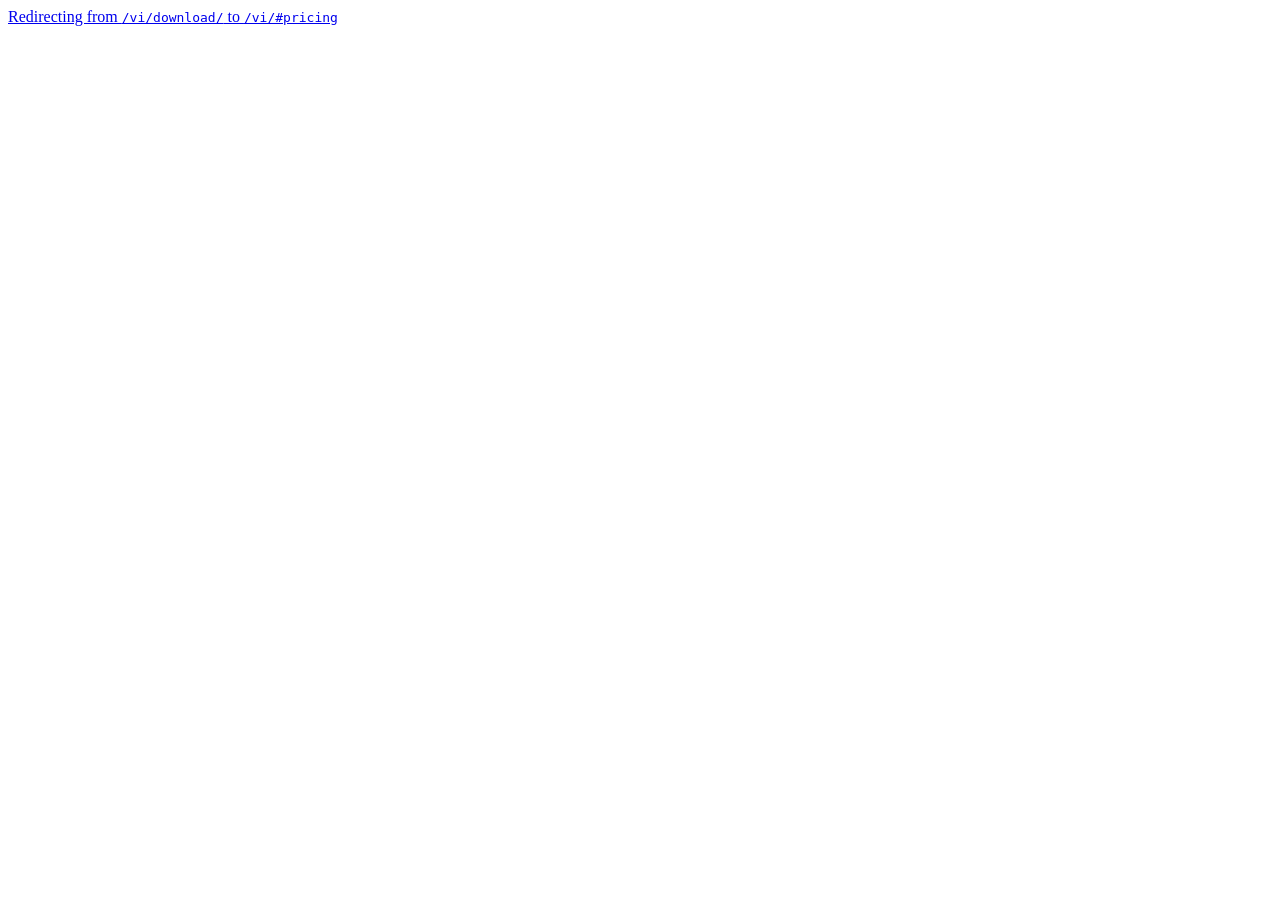
<file: vi/download/index.html>
<!doctype html><title>Redirecting to: /vi/#pricing</title><meta http-equiv="refresh" content="2;url=/vi/#pricing"><meta name="robots" content="noindex"><link rel="canonical" href="/vi/#pricing"><body>	<a href="/vi/#pricing">Redirecting from <code>/vi/download/</code> to <code>/vi/#pricing</code></a></body>
</file>
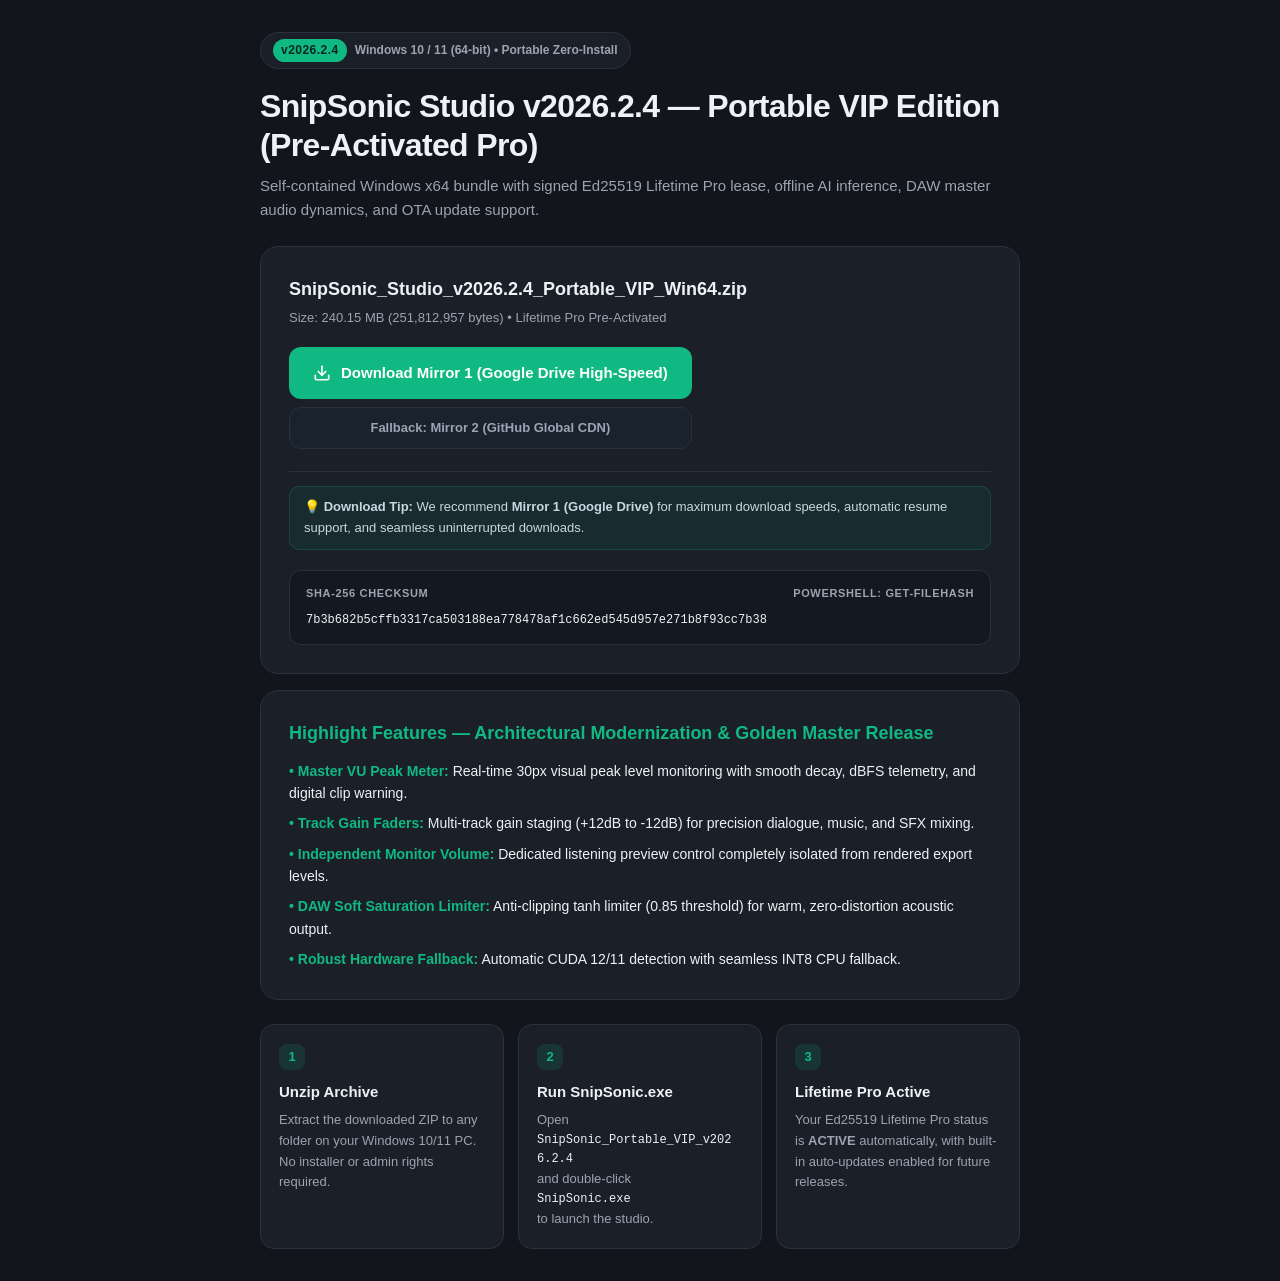
<file: k9x4m/q3n8p/w7r2v/index.html>
<!DOCTYPE html>
<html lang="en">
<head>
  <meta charset="UTF-8">
  <meta name="viewport" content="width=device-width, initial-scale=1.0">
  <meta name="robots" content="noindex, nofollow, noarchive">
  <link rel="icon" type="image/svg+xml" href="/favicon.svg">
  <title>SnipSonic Studio v2026.2.4 — Portable VIP Edition (Pre-Activated Pro)</title>
  <style>
    :root {
      --bg: #12151b;
      --card: #1a1f28;
      --surface: #141820;
      --border: #2a313d;
      --text: #eef2f6;
      --muted: #9aa4b2;
      --accent: #10b981;
      --accent-hover: #059669;
    }
    * { box-sizing: border-box; margin: 0; padding: 0; }
    body {
      font-family: -apple-system, BlinkMacSystemFont, "Segoe UI", Roboto, Inter, sans-serif;
      background: var(--bg);
      color: var(--text);
      line-height: 1.6;
      min-height: 100vh;
      display: flex;
      align-items: center;
      justify-content: center;
      padding: 32px 16px;
    }
    .wrap { width: 100%; max-width: 760px; }
    .badge {
      display: inline-flex;
      align-items: center;
      gap: 8px;
      padding: 6px 12px;
      border-radius: 999px;
      border: 1px solid var(--border);
      background: var(--card);
      font-size: 12px;
      font-weight: 600;
      color: var(--muted);
      margin-bottom: 18px;
    }
    .badge-tag {
      background: var(--accent);
      color: #06281e;
      padding: 2px 8px;
      border-radius: 999px;
      font-weight: 700;
      letter-spacing: 0.04em;
    }
    h1 { font-size: 32px; font-weight: 800; letter-spacing: -0.02em; line-height: 1.2; }
    .subtitle { margin-top: 10px; color: var(--muted); font-size: 15px; }
    .card {
      margin-top: 24px;
      background: var(--card);
      border: 1px solid var(--border);
      border-radius: 18px;
      padding: 28px;
    }
    .row {
      display: flex;
      flex-wrap: wrap;
      align-items: center;
      justify-content: space-between;
      gap: 18px;
      padding-bottom: 22px;
      border-bottom: 1px solid var(--border);
    }
    .pkg-name { font-size: 18px; font-weight: 700; word-break: break-word; }
    .pkg-meta { font-size: 13px; color: var(--muted); margin-top: 4px; }
    .btn {
      display: inline-flex;
      align-items: center;
      gap: 10px;
      background: var(--accent);
      color: #ffffff;
      text-decoration: none;
      font-weight: 700;
      font-size: 15px;
      padding: 14px 24px;
      border-radius: 12px;
      transition: background 0.15s ease;
    }
    .btn:hover { background: var(--accent-hover); }
    .hash-box {
      margin-top: 20px;
      background: var(--surface);
      border: 1px solid var(--border);
      border-radius: 12px;
      padding: 14px 16px;
    }
    .hash-head {
      display: flex;
      justify-content: space-between;
      font-size: 11px;
      font-weight: 700;
      text-transform: uppercase;
      letter-spacing: 0.06em;
      color: var(--muted);
      margin-bottom: 8px;
    }
    code {
      display: block;
      font-family: ui-monospace, SFMono-Regular, Menlo, Consolas, monospace;
      font-size: 12px;
      color: var(--text);
      word-break: break-all;
      user-select: all;
    }
    .steps {
      margin-top: 24px;
      display: grid;
      grid-template-columns: repeat(auto-fit, minmax(210px, 1fr));
      gap: 14px;
    }
    .step {
      background: var(--card);
      border: 1px solid var(--border);
      border-radius: 14px;
      padding: 18px;
    }
    .step-num {
      display: inline-flex;
      width: 26px;
      height: 26px;
      align-items: center;
      justify-content: center;
      border-radius: 8px;
      background: rgba(16, 185, 129, 0.14);
      color: var(--accent);
      font-weight: 700;
      font-size: 13px;
      margin-bottom: 10px;
    }
    .step h3 { font-size: 15px; font-weight: 700; margin-bottom: 6px; }
    .step p { font-size: 13px; color: var(--muted); }
  </style>
</head>
<body>
  <main class="wrap">
    <div class="badge">
      <span class="badge-tag">v2026.2.4</span>
      <span>Windows 10 / 11 (64-bit) &bull; Portable Zero-Install</span>
    </div>
    <h1>SnipSonic Studio v2026.2.4 — Portable VIP Edition (Pre-Activated Pro)</h1>
    <p class="subtitle">
      Self-contained Windows x64 bundle with signed Ed25519 Lifetime Pro lease, offline AI inference, DAW master audio dynamics, and OTA update support.
    </p>

    <section class="card">
      <div class="row">
        <div>
          <div class="pkg-name">SnipSonic_Studio_v2026.2.4_Portable_VIP_Win64.zip</div>
          <div class="pkg-meta">Size: 240.15 MB (251,812,957 bytes) &bull; Lifetime Pro Pre-Activated</div>
        </div>
        <div style="display: flex; flex-direction: column; gap: 8px; align-items: stretch; min-width: 290px;">
          <a
            class="btn"
            id="gdrive-download-link"
            href="https://drive.google.com/file/d/1V-19qylibSp57PjDsjXMbZSwrQu98c-m/view?usp=sharing"
            target="_blank"
            rel="noopener noreferrer"
            style="justify-content: center; background: #10b981; color: #ffffff;"
          >
            <svg width="18" height="18" viewBox="0 0 24 24" fill="none" stroke="currentColor" stroke-width="2.2" stroke-linecap="round" stroke-linejoin="round"><path d="M21 15v4a2 2 0 0 1-2 2H5a2 2 0 0 1-2-2v-4"/><polyline points="7 10 12 15 17 10"/><line x1="12" y1="15" x2="12" y2="3"/></svg>
            Download Mirror 1 (Google Drive High-Speed)
          </a>
          <a
            class="btn"
            href="https://github.com/snipsonic-studio/snipsonic-studio.github.io/releases/download/v2026.2.4/SnipSonic_Studio_v2026.2.4_Portable_Win64.zip"
            download="SnipSonic_Studio_v2026.2.4_Portable_VIP_Win64.zip"
            style="justify-content: center; background: #1a222e; color: #9aa4b2; border: 1px solid var(--border); font-size: 13px; font-weight: 600; padding: 10px 18px;"
          >
            Fallback: Mirror 2 (GitHub Global CDN)
          </a>
        </div>
      </div>

      <div style="margin-top: 14px; padding: 10px 14px; background: rgba(16, 185, 129, 0.08); border: 1px solid rgba(16, 185, 129, 0.2); border-radius: 10px; font-size: 13px; color: #cbd5e1;">
        💡 <strong>Download Tip:</strong> We recommend <strong>Mirror 1 (Google Drive)</strong> for maximum download speeds, automatic resume support, and seamless uninterrupted downloads.
      </div>

      <div class="hash-box">
        <div class="hash-head">
          <span>SHA-256 Checksum</span>
          <span>PowerShell: Get-FileHash</span>
        </div>
        <code>7b3b682b5cffb3317ca503188ea778478af1c662ed545d957e271b8f93cc7b38</code>
      </div>
    </section>

    <section class="card" style="margin-top: 16px;">
      <h2 style="font-size: 18px; font-weight: 700; margin-bottom: 12px; color: var(--accent);">Highlight Features — Architectural Modernization & Golden Master Release</h2>
      <ul style="list-style: none; display: flex; flex-direction: column; gap: 8px; font-size: 14px; color: var(--text);">
        <li><strong style="color: var(--accent);">&bull; Master VU Peak Meter:</strong> Real-time 30px visual peak level monitoring with smooth decay, dBFS telemetry, and digital clip warning.</li>
        <li><strong style="color: var(--accent);">&bull; Track Gain Faders:</strong> Multi-track gain staging (+12dB to -12dB) for precision dialogue, music, and SFX mixing.</li>
        <li><strong style="color: var(--accent);">&bull; Independent Monitor Volume:</strong> Dedicated listening preview control completely isolated from rendered export levels.</li>
        <li><strong style="color: var(--accent);">&bull; DAW Soft Saturation Limiter:</strong> Anti-clipping tanh limiter (0.85 threshold) for warm, zero-distortion acoustic output.</li>
        <li><strong style="color: var(--accent);">&bull; Robust Hardware Fallback:</strong> Automatic CUDA 12/11 detection with seamless INT8 CPU fallback.</li>
      </ul>
    </section>

    <section class="steps">
      <article class="step">
        <div class="step-num">1</div>
        <h3>Unzip Archive</h3>
        <p>Extract the downloaded ZIP to any folder on your Windows 10/11 PC. No installer or admin rights required.</p>
      </article>
      <article class="step">
        <div class="step-num">2</div>
        <h3>Run SnipSonic.exe</h3>
        <p>Open <code>SnipSonic_Portable_VIP_v2026.2.4</code> and double-click <code>SnipSonic.exe</code> to launch the studio.</p>
      </article>
      <article class="step">
        <div class="step-num">3</div>
        <h3>Lifetime Pro Active</h3>
        <p>Your Ed25519 Lifetime Pro status is <strong>ACTIVE</strong> automatically, with built-in auto-updates enabled for future releases.</p>
      </article>
    </section>
  </main>
</body>
</html>
</file>
